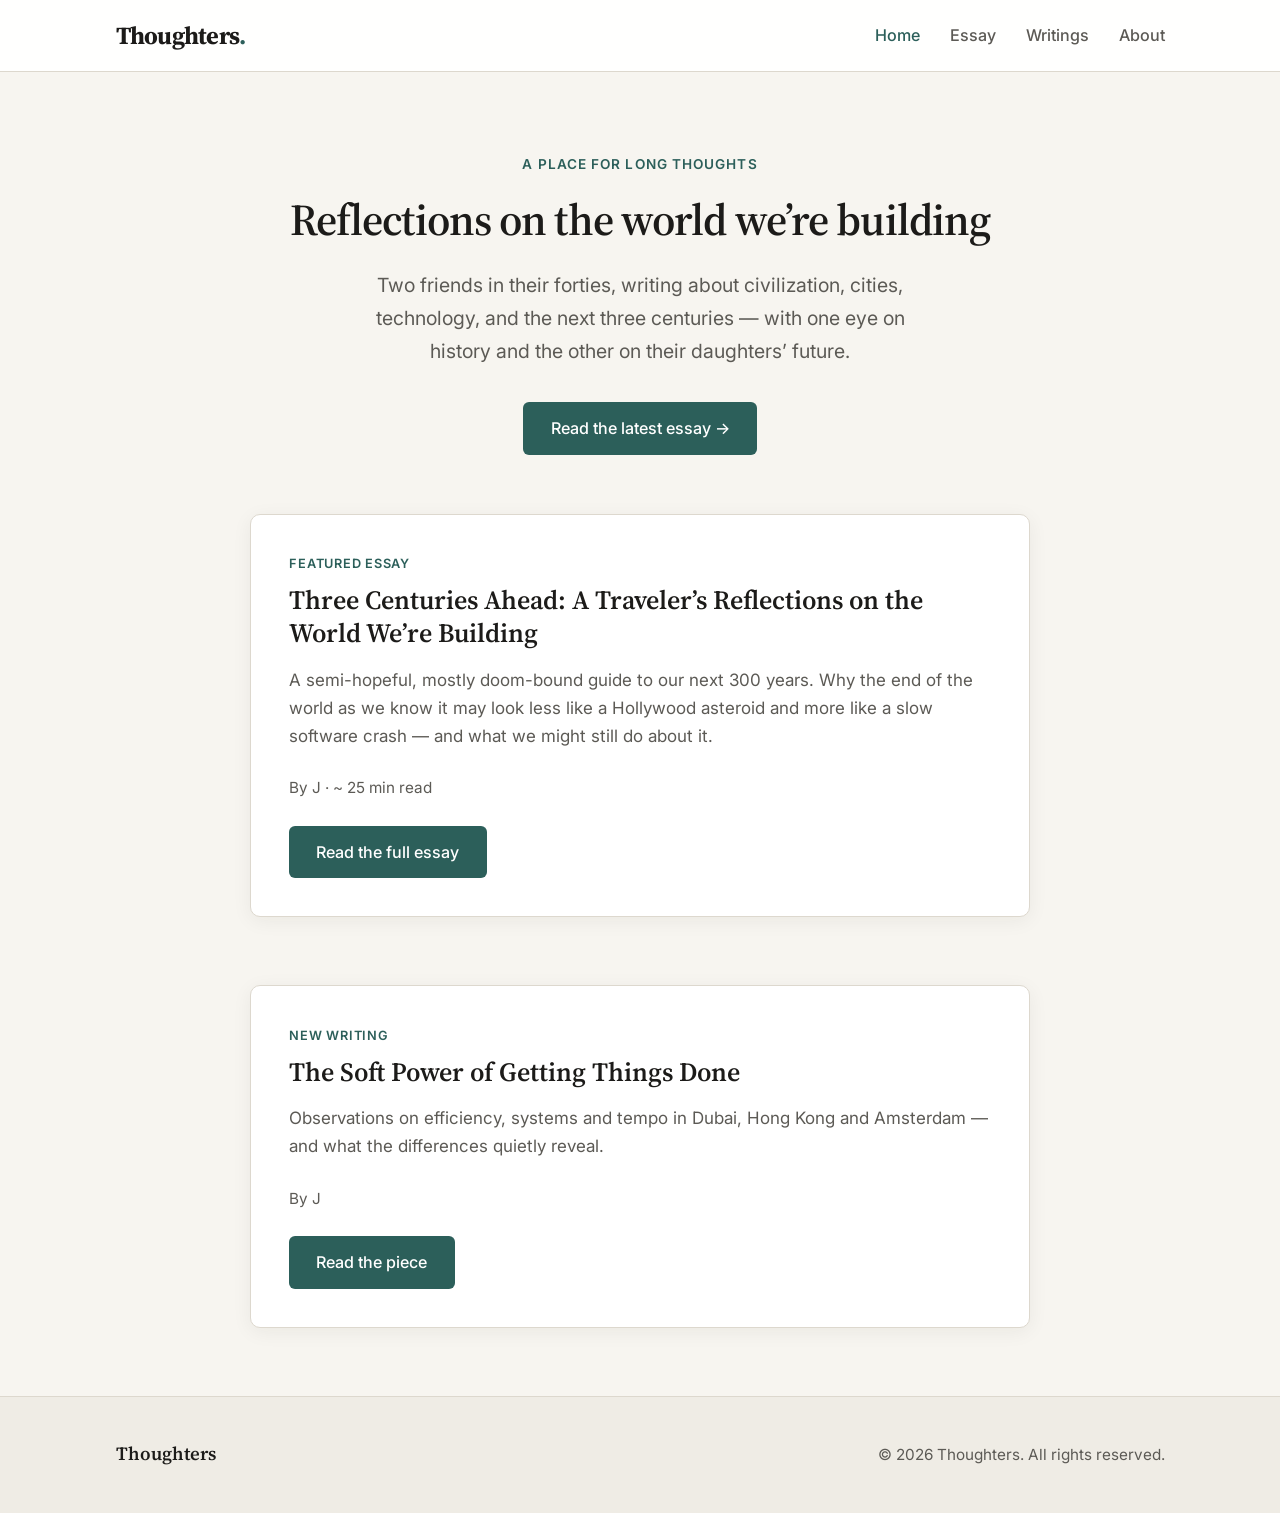
<file: index.html>
<!DOCTYPE html>
<html lang="en">
<head>
  <meta charset="UTF-8">
  <meta name="viewport" content="width=device-width, initial-scale=1.0">
  <title>Thoughters – Reflections on the world we’re building</title>
  <meta name="description" content="Thoughters is a home for long-form reflections on civilization, technology, cities, and the next few centuries.">
  <link rel="preconnect" href="https://fonts.googleapis.com">
  <link rel="preconnect" href="https://fonts.gstatic.com" crossorigin>
  <link href="https://fonts.googleapis.com/css2?family=Inter:wght@400;500;600&family=Source+Serif+4:ital,wght@0,400;0,600;0,700;1,400&display=swap" rel="stylesheet">
  <link rel="stylesheet" href="styles.css">
</head>
<body>
  <header class="site-header">
    <div class="header-inner">
      <a href="index.html" class="logo">Thoughters<span>.</span></a>
      <button class="menu-toggle" aria-label="Menu" id="menuToggle">
        <span></span><span></span><span></span>
      </button>
      <nav class="nav" id="mainNav">
        <a href="index.html" class="active">Home</a>
        <a href="essay.html">Essay</a>
        <a href="soft-power.html">Writings</a>
        <a href="about.html">About</a>
      </nav>
    </div>
  </header>

  <main>
    <section class="hero">
      <div class="container">
        <div class="hero-tag">A place for long thoughts</div>
        <h1>Reflections on the world we’re building</h1>
        <p class="hero-lead">
          Two friends in their forties, writing about civilization, cities, technology, and the next three centuries — with one eye on history and the other on their daughters’ future.
        </p>
        <a href="essay.html" class="btn">Read the latest essay →</a>
      </div>
    </section>

    <section class="container">
      <article class="featured">
        <div class="featured-label">Featured Essay</div>
        <h2>Three Centuries Ahead: A Traveler’s Reflections on the World We’re Building</h2>
        <p>
          A semi-hopeful, mostly doom-bound guide to our next 300 years. 
          Why the end of the world as we know it may look less like a Hollywood asteroid and more like a slow software crash — and what we might still do about it.
        </p>
        <div class="featured-meta">
          By J · ~ 25 min read
        </div>
        <p style="margin-top: 1.5rem; margin-bottom: 0;">
          <a href="essay.html" class="btn">Read the full essay</a>
        </p>
      </article>

      <article class="featured" style="margin-top: 2rem;">
        <div class="featured-label">New Writing</div>
        <h2>The Soft Power of Getting Things Done</h2>
        <p>
          Observations on efficiency, systems and tempo in Dubai, Hong Kong and Amsterdam — and what the differences quietly reveal.
        </p>
        <div class="featured-meta">
          By J
        </div>
        <p style="margin-top: 1.5rem; margin-bottom: 0;">
          <a href="soft-power.html" class="btn">Read the piece</a>
        </p>
      </article>
    </section>
  </main>

  <footer class="site-footer">
    <div class="footer-inner">
      <div class="footer-brand">Thoughters</div>
      <div class="footer-copy">© 2026 Thoughters. All rights reserved.</div>
    </div>
  </footer>

  <script src="script.js"></script>
</body>
</html>
</file>
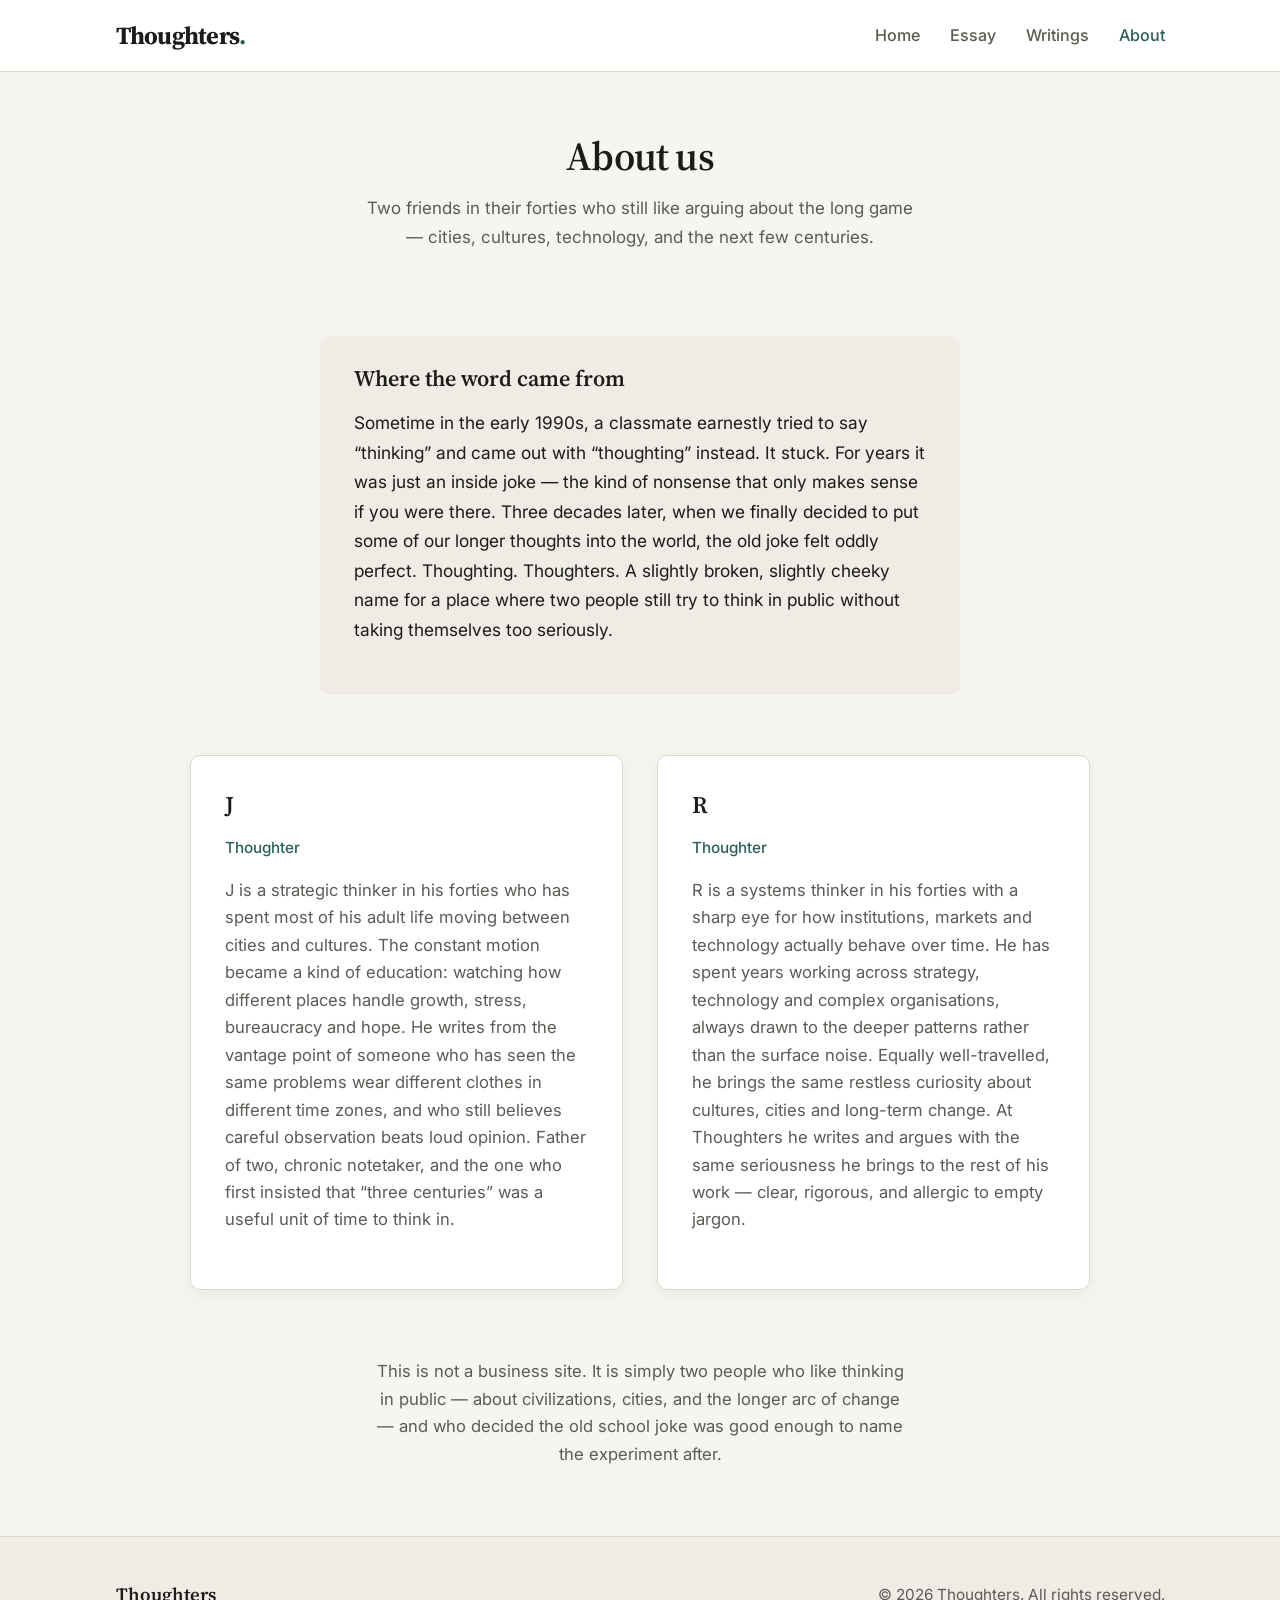
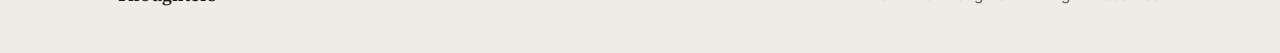
<file: about.html>
<!DOCTYPE html>
<html lang="en">
<head>
  <meta charset="UTF-8">
  <meta name="viewport" content="width=device-width, initial-scale=1.0">
  <title>About – Thoughters</title>
  <meta name="description" content="About the two people behind Thoughters.">
  <link rel="preconnect" href="https://fonts.googleapis.com">
  <link rel="preconnect" href="https://fonts.gstatic.com" crossorigin>
  <link href="https://fonts.googleapis.com/css2?family=Inter:wght@400;500;600&family=Source+Serif+4:ital,wght@0,400;0,600;0,700;1,400&display=swap" rel="stylesheet">
  <link rel="stylesheet" href="styles.css">
  <style>
    .about-photo {
      max-width: 420px;
      width: 100%;
      border-radius: 12px;
      margin: 0 auto 2.5rem;
      display: block;
      box-shadow: var(--shadow);
    }
    .origin-story {
      max-width: 640px;
      margin: 0 auto 3.5rem;
      background: var(--bg-alt);
      padding: 1.75rem 2rem;
      border-radius: var(--radius);
      font-size: 1.02rem;
      line-height: 1.7;
    }
    .origin-story h2 {
      margin-top: 0;
      font-size: 1.3rem;
    }
  </style>
</head>
<body>
  <header class="site-header">
    <div class="header-inner">
      <a href="index.html" class="logo">Thoughters<span>.</span></a>
      <button class="menu-toggle" aria-label="Menu" id="menuToggle">
        <span></span><span></span><span></span>
      </button>
      <nav class="nav" id="mainNav">
        <a href="index.html">Home</a>
        <a href="essay.html">Essay</a>
        <a href="soft-power.html">Writings</a>
        <a href="about.html" class="active">About</a>
      </nav>
    </div>
  </header>

  <main>
    <section class="about-hero">
      <div class="container">
        <h1>About us</h1>
        <p class="about-intro">
          Two friends in their forties who still like arguing about the long game — cities, cultures, technology, and the next few centuries.
        </p>
      </div>
    </section>

    <section class="container">

      <div class="origin-story">
        <h2>Where the word came from</h2>
        <p>
          Sometime in the early 1990s, a classmate earnestly tried to say “thinking” and came out with “thoughting” instead. It stuck. For years it was just an inside joke — the kind of nonsense that only makes sense if you were there. Three decades later, when we finally decided to put some of our longer thoughts into the world, the old joke felt oddly perfect. Thoughting. Thoughters. A slightly broken, slightly cheeky name for a place where two people still try to think in public without taking themselves too seriously.
        </p>
      </div>

      <div class="people">
        <div class="person-card">
          <h2>J</h2>
          <div class="person-role">Thoughter</div>
          <p>
            J is a strategic thinker in his forties who has spent most of his adult life moving between cities and cultures. The constant motion became a kind of education: watching how different places handle growth, stress, bureaucracy and hope. He writes from the vantage point of someone who has seen the same problems wear different clothes in different time zones, and who still believes careful observation beats loud opinion. Father of two, chronic notetaker, and the one who first insisted that “three centuries” was a useful unit of time to think in.
          </p>
        </div>

        <div class="person-card">
          <h2>R</h2>
          <div class="person-role">Thoughter</div>
          <p>
            R is a systems thinker in his forties with a sharp eye for how institutions, markets and technology actually behave over time. He has spent years working across strategy, technology and complex organisations, always drawn to the deeper patterns rather than the surface noise. Equally well-travelled, he brings the same restless curiosity about cultures, cities and long-term change. At Thoughters he writes and argues with the same seriousness he brings to the rest of his work — clear, rigorous, and allergic to empty jargon.
          </p>
        </div>
      </div>

      <p style="text-align: center; max-width: 540px; margin: 0 auto 4rem; color: var(--text-muted); font-size: 0.98rem;">
        This is not a business site. It is simply two people who like thinking in public — about civilizations, cities, and the longer arc of change — and who decided the old school joke was good enough to name the experiment after.
      </p>
    </section>
  </main>

  <footer class="site-footer">
    <div class="footer-inner">
      <div class="footer-brand">Thoughters</div>
      <div class="footer-copy">© 2026 Thoughters. All rights reserved.</div>
    </div>
  </footer>

  <script src="script.js"></script>
</body>
</html>
</file>
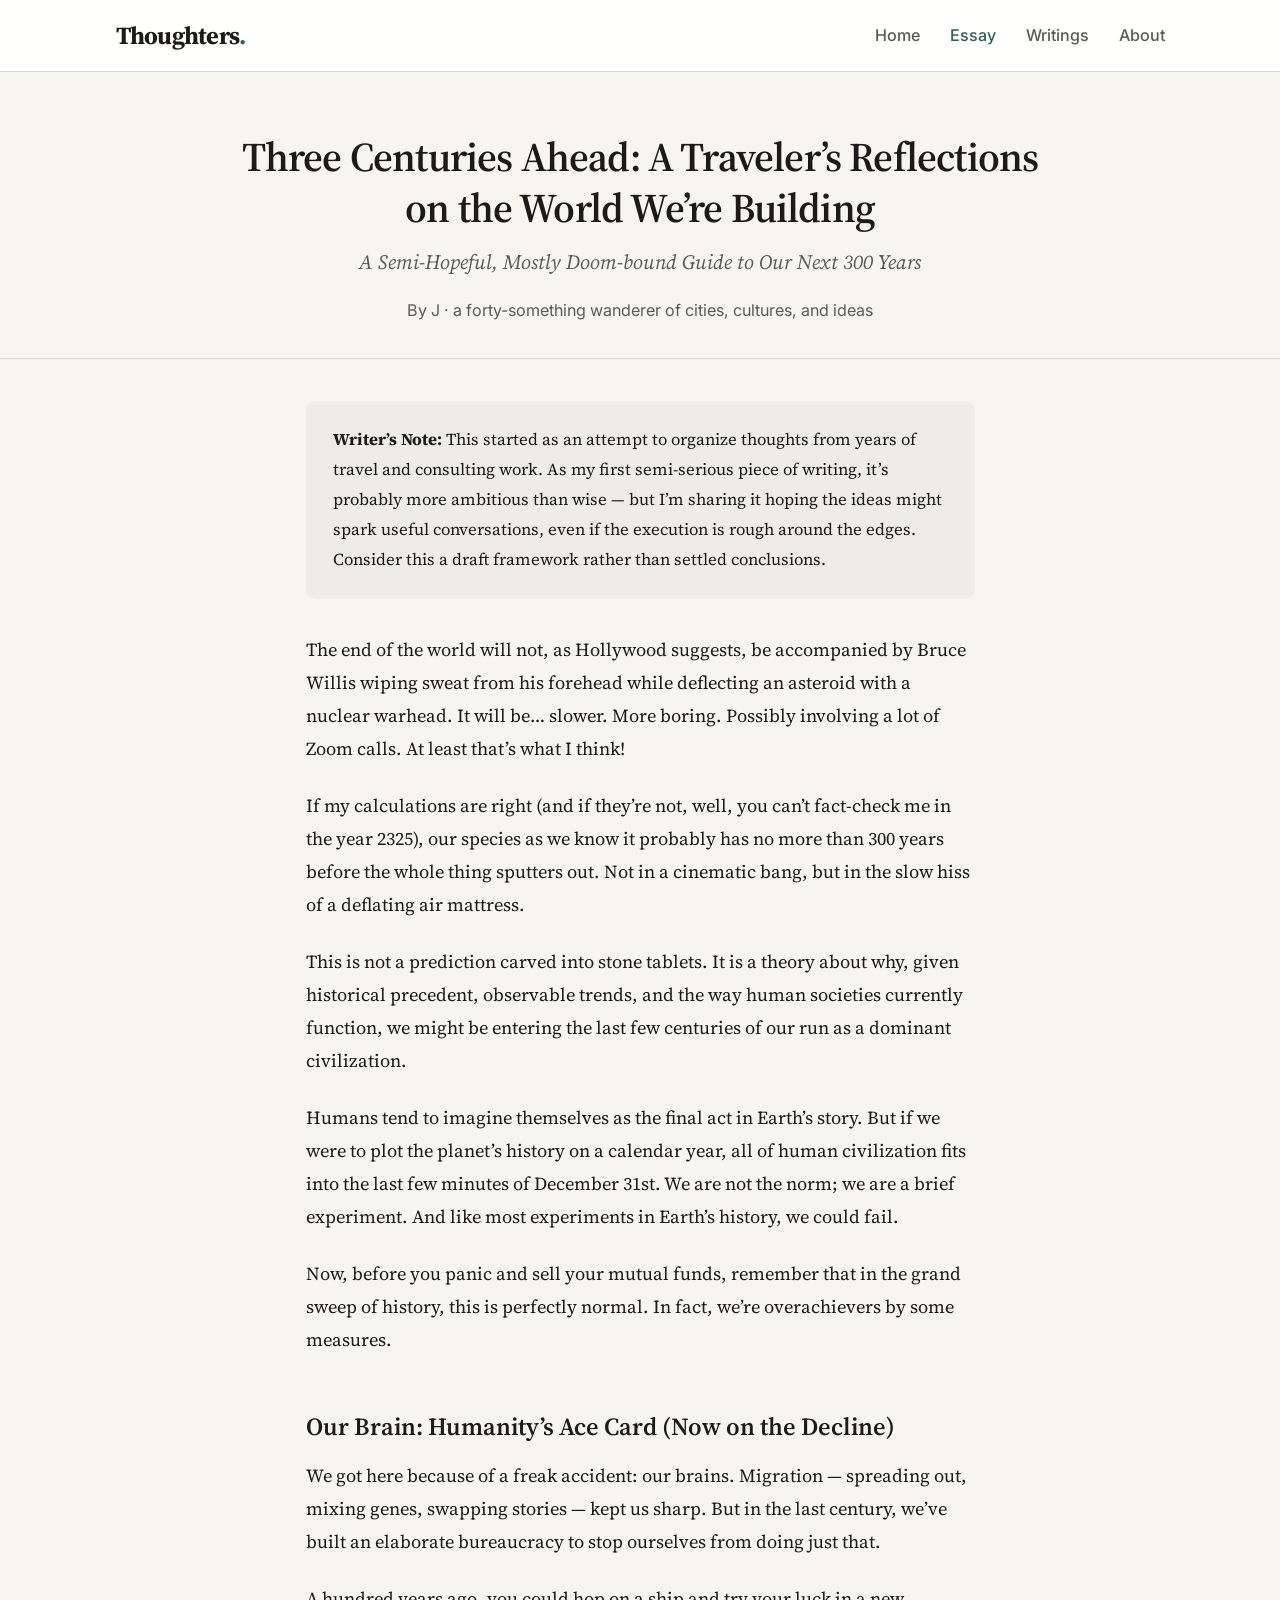
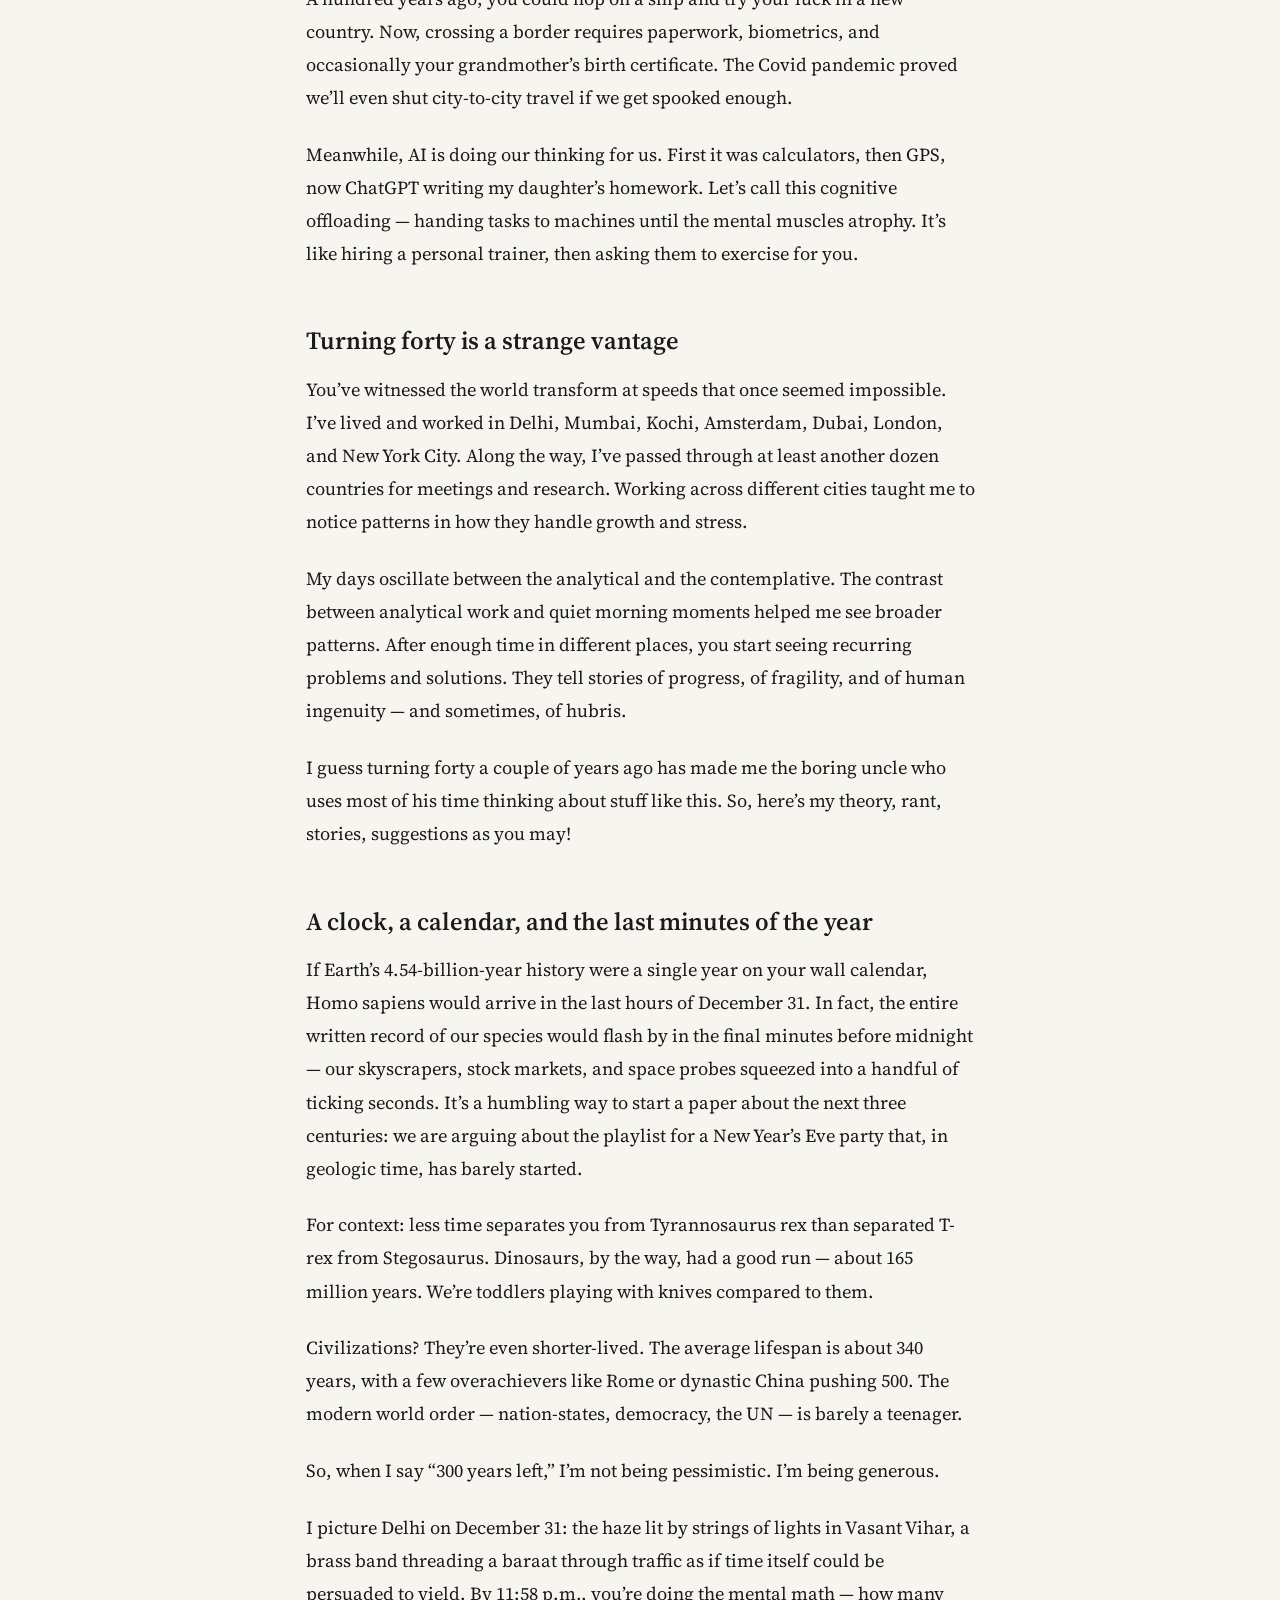
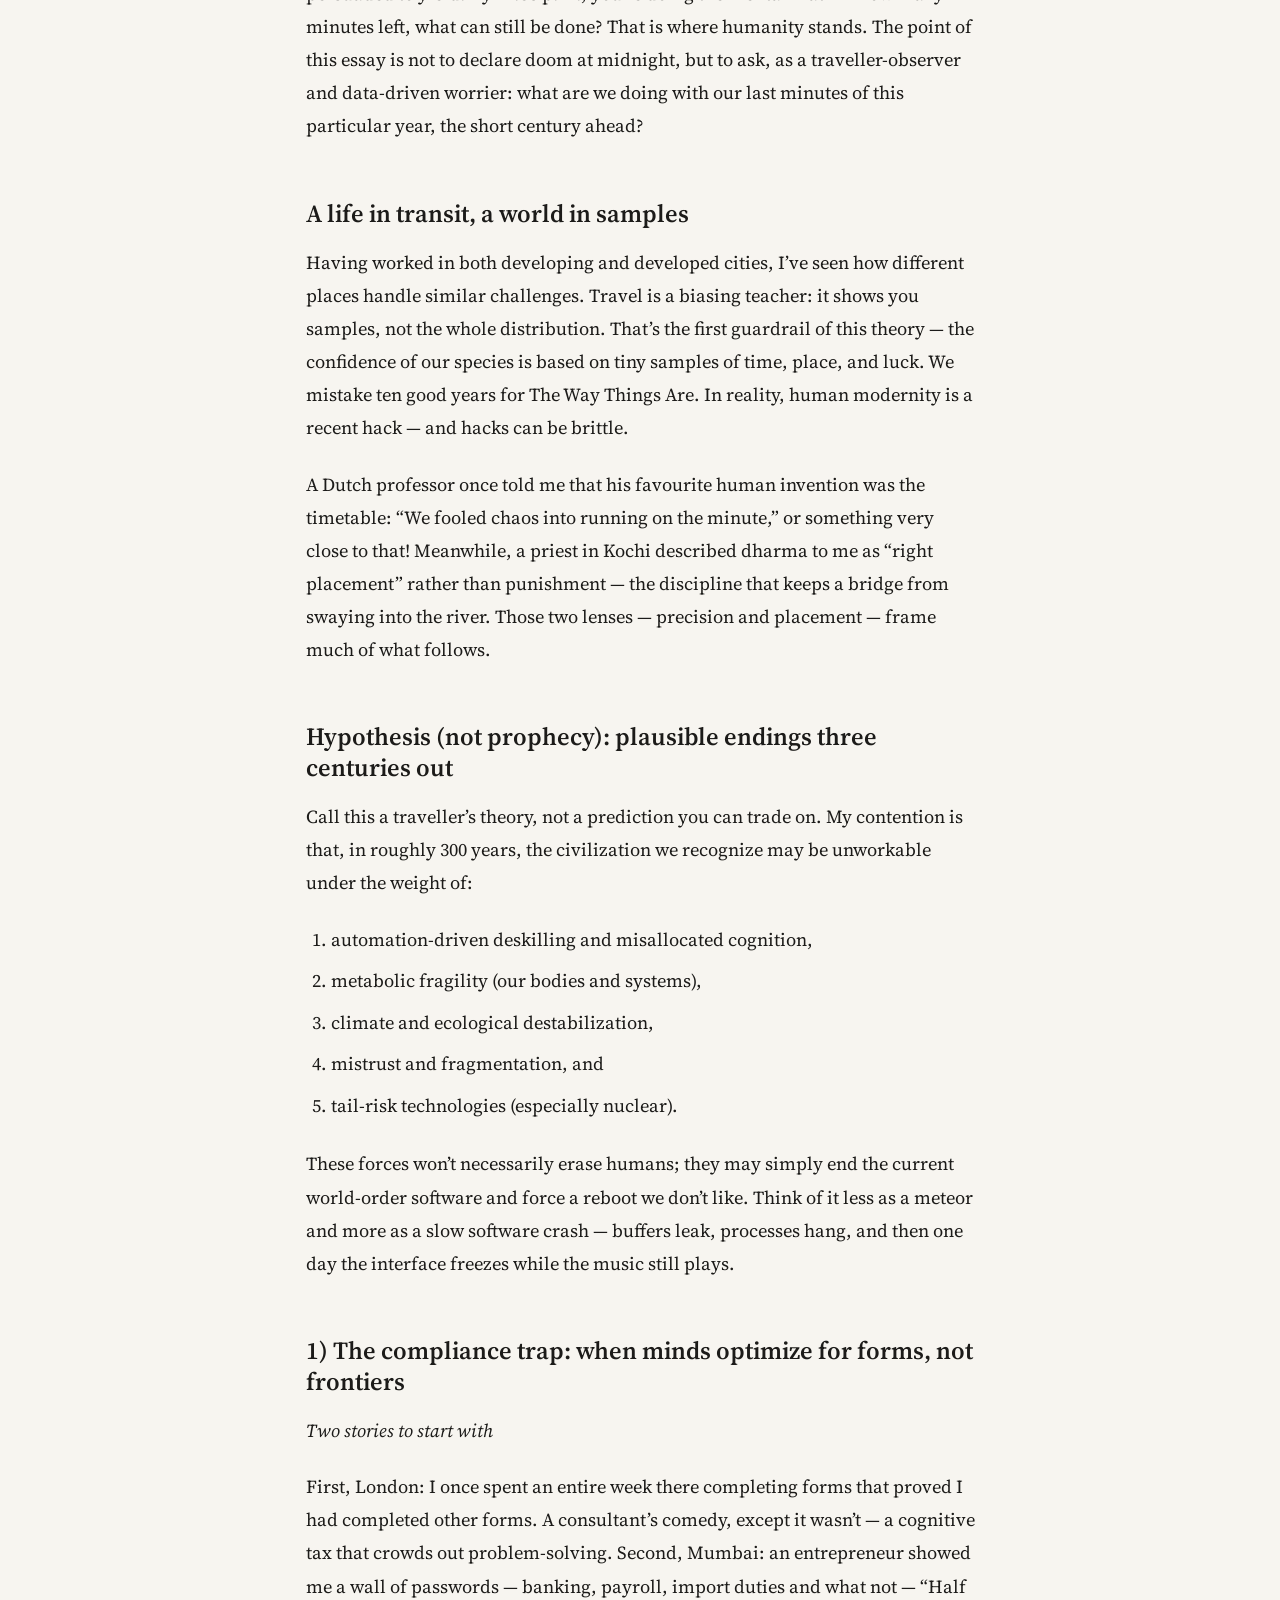
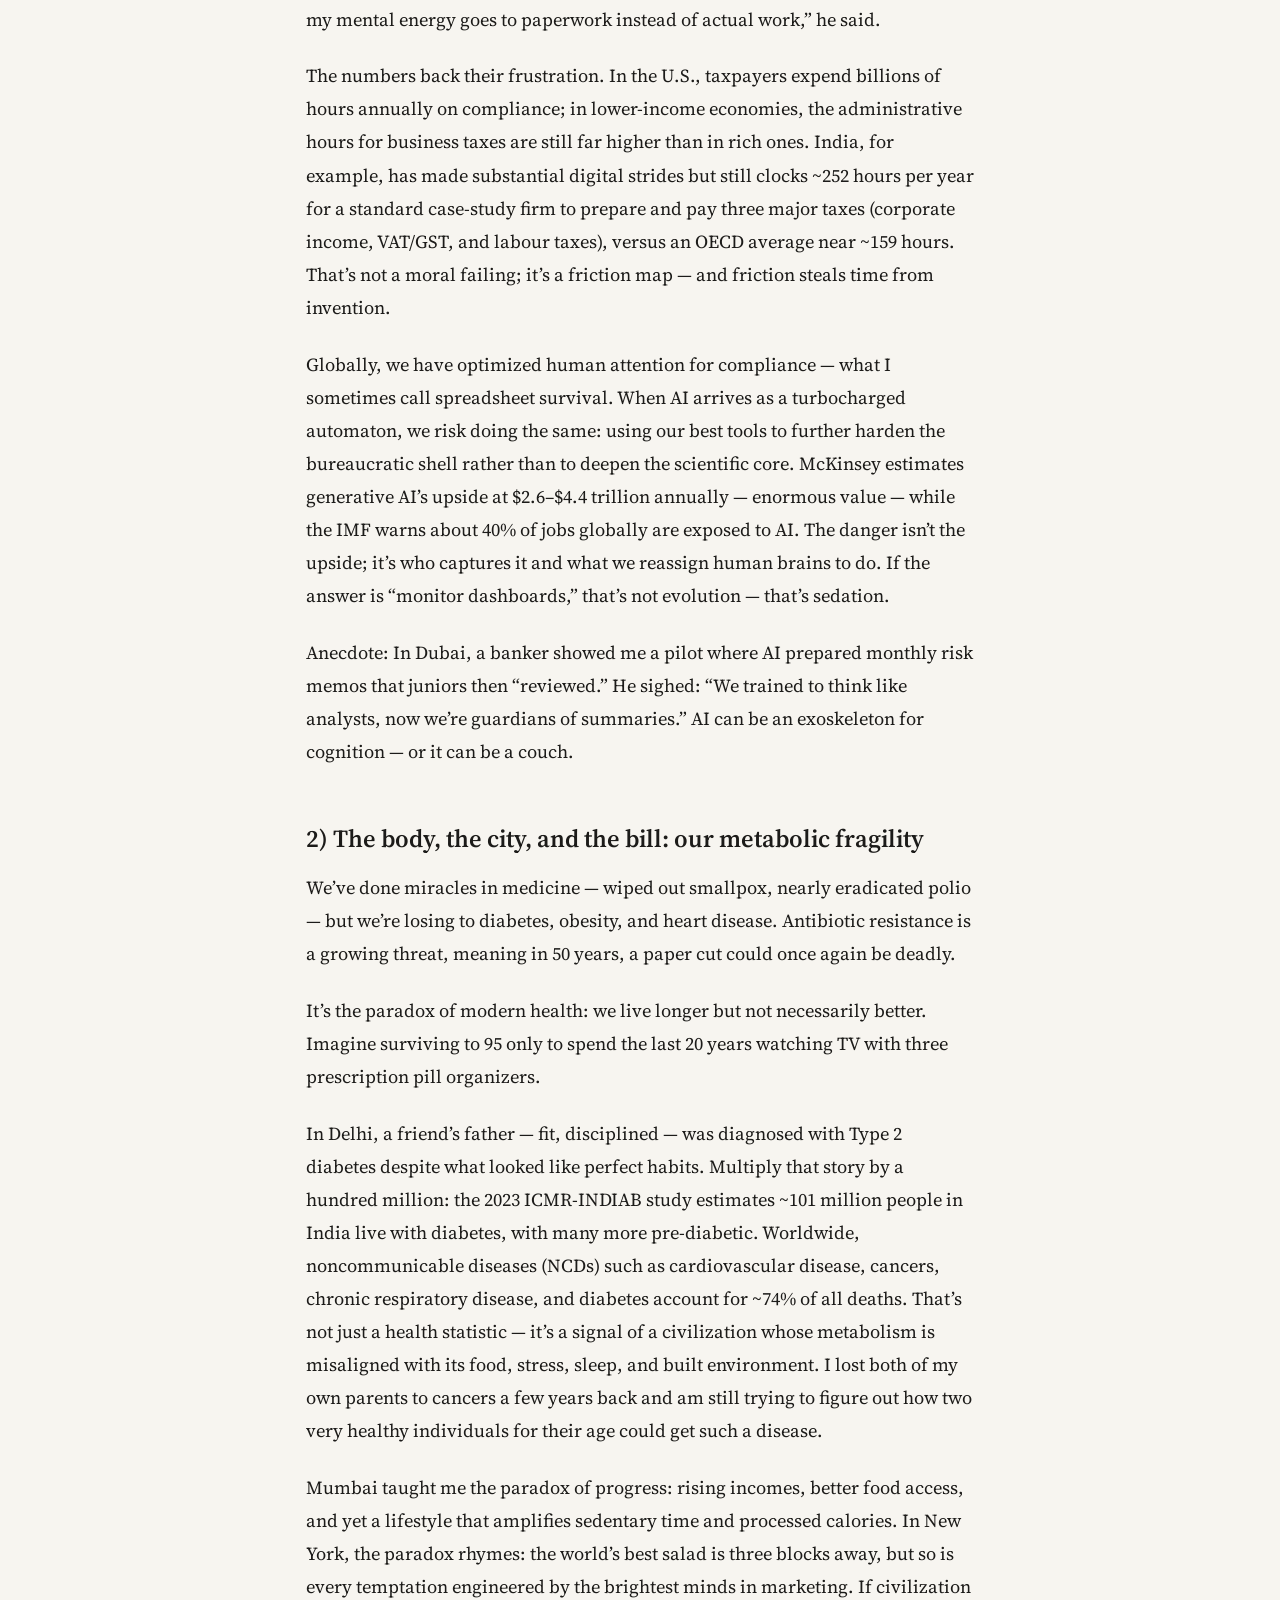
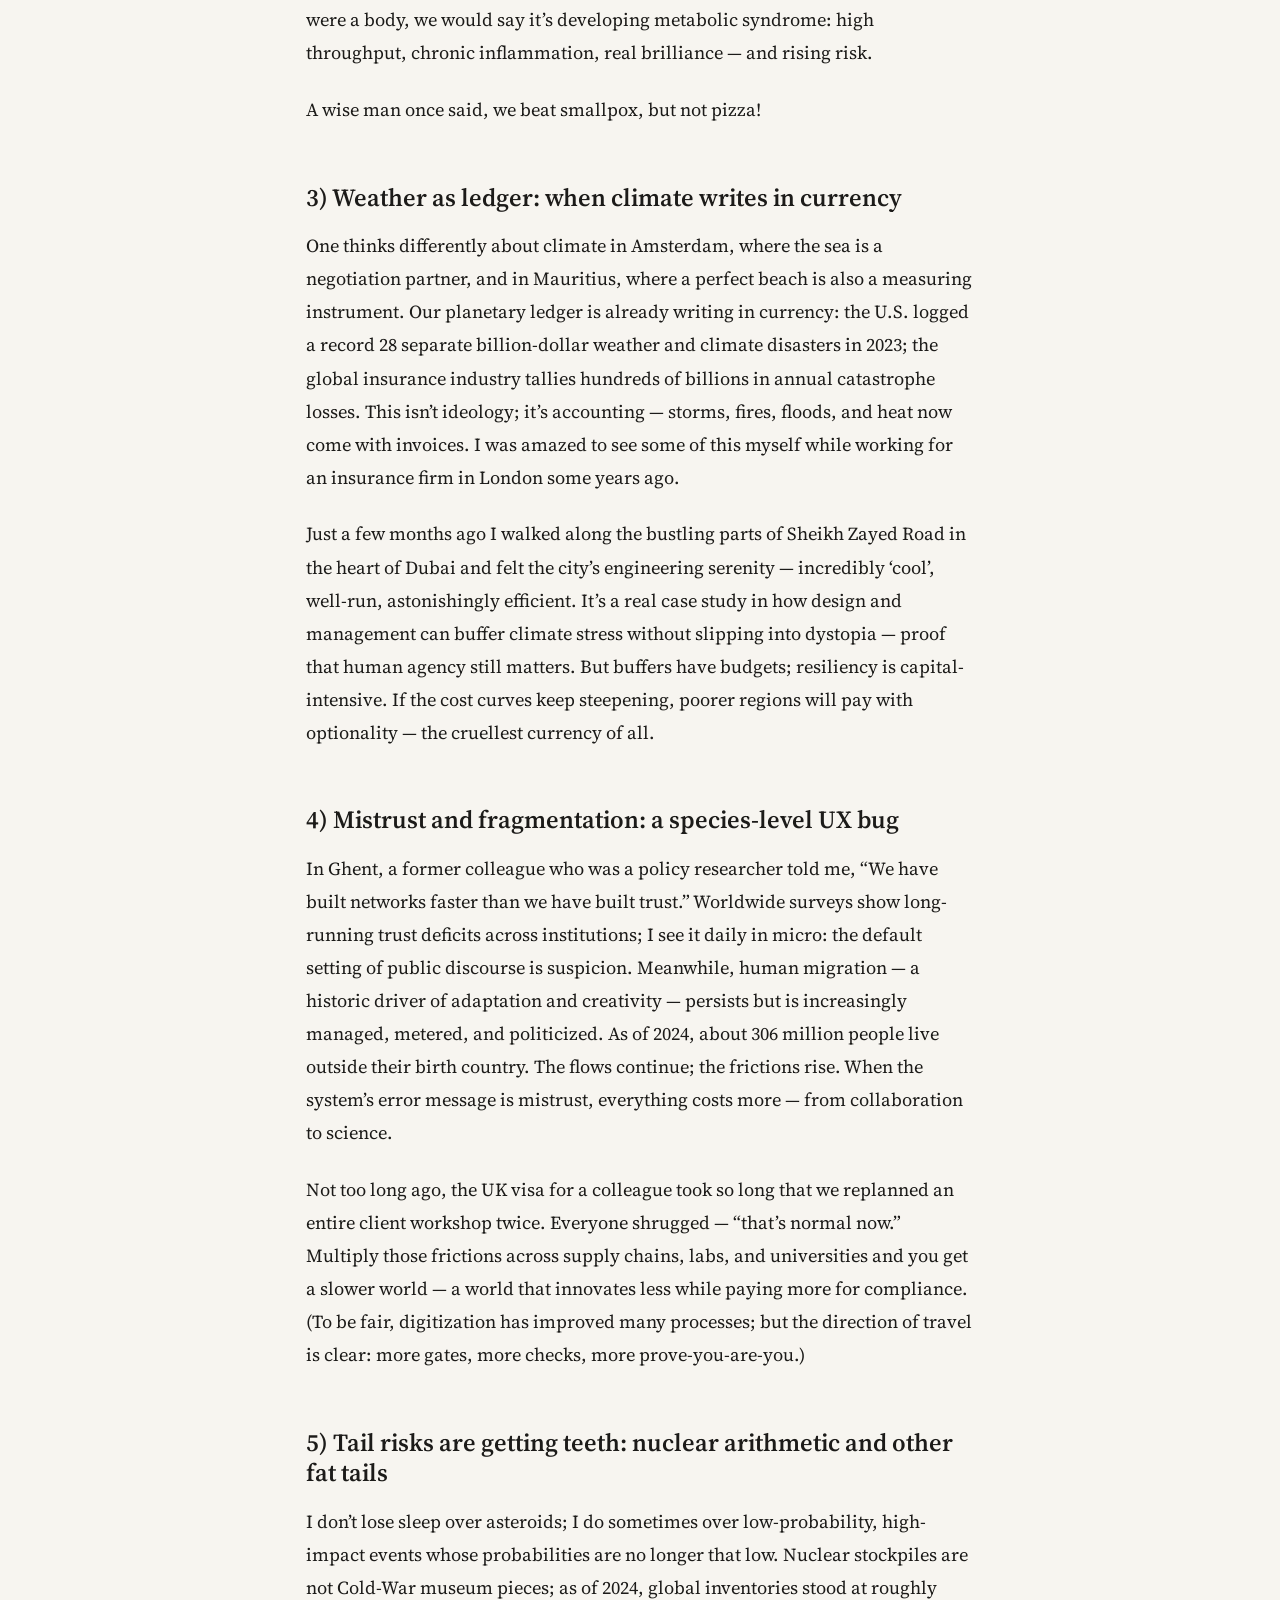
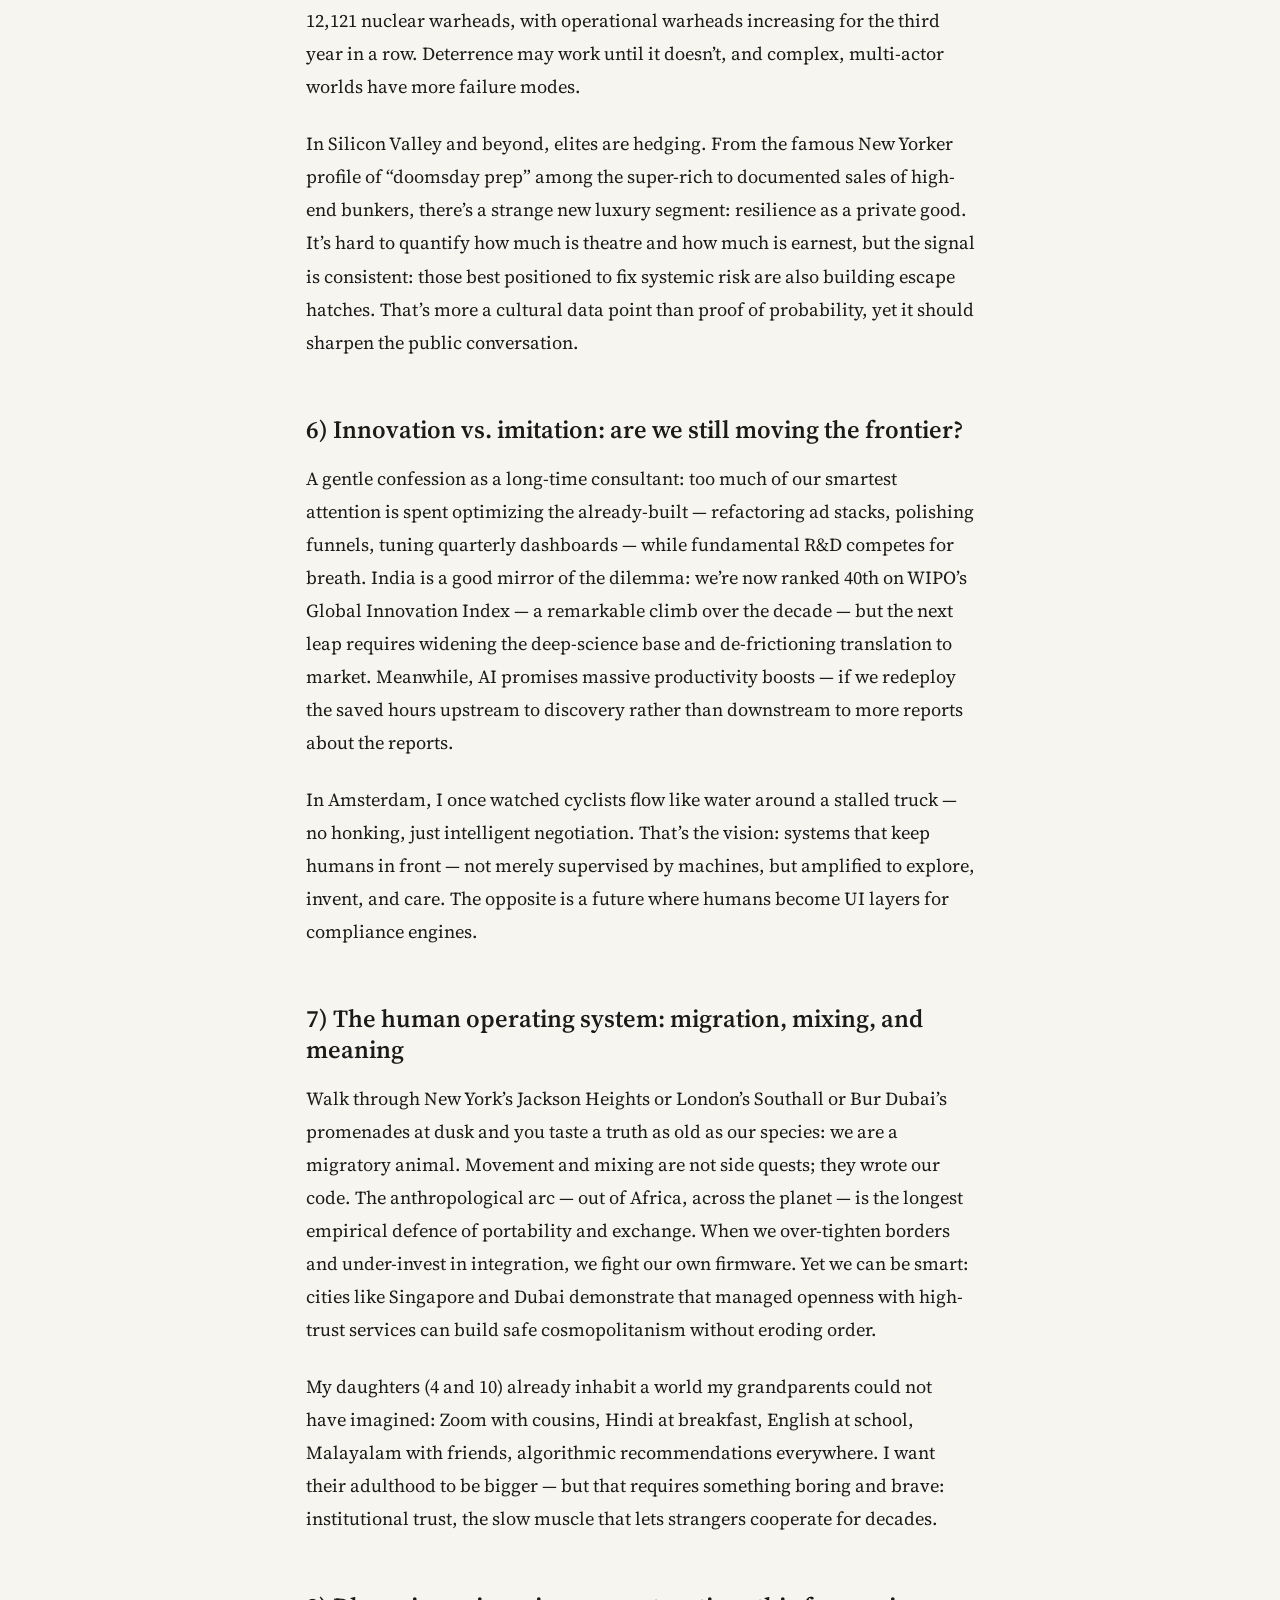
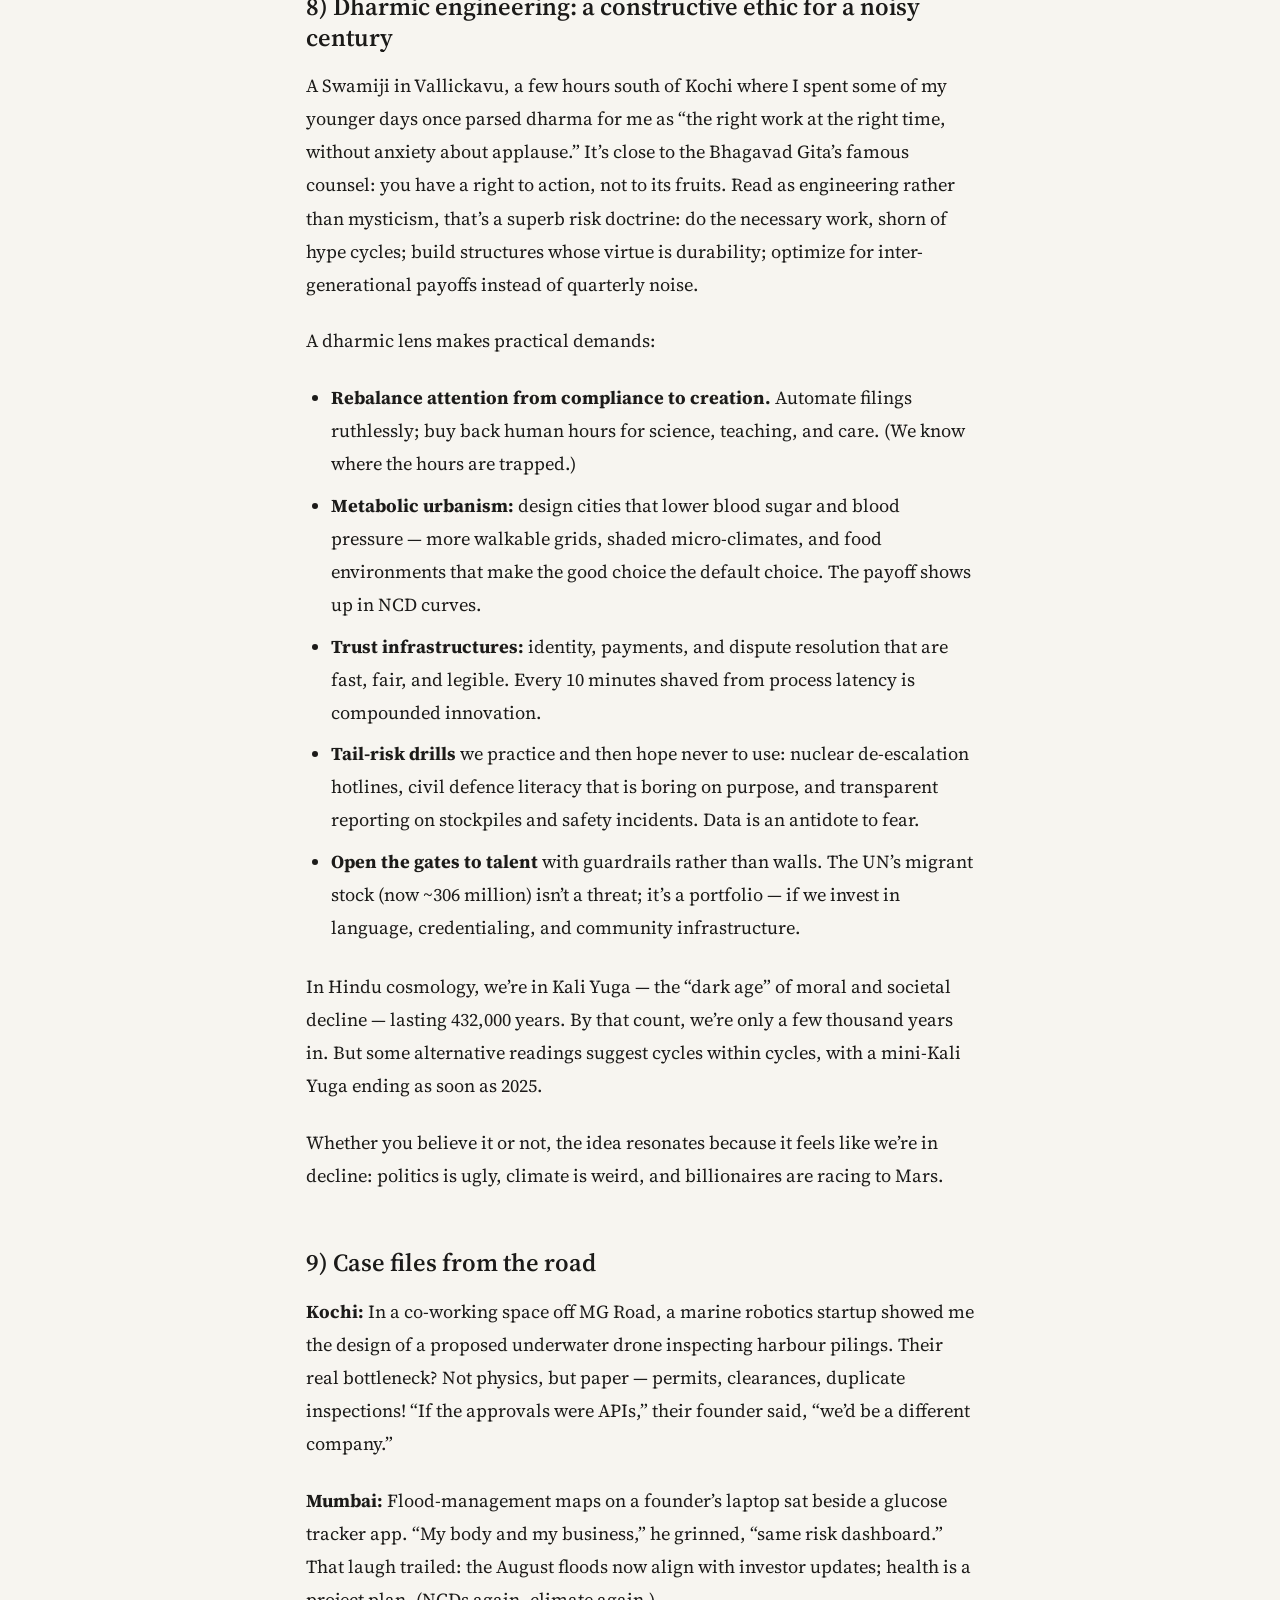
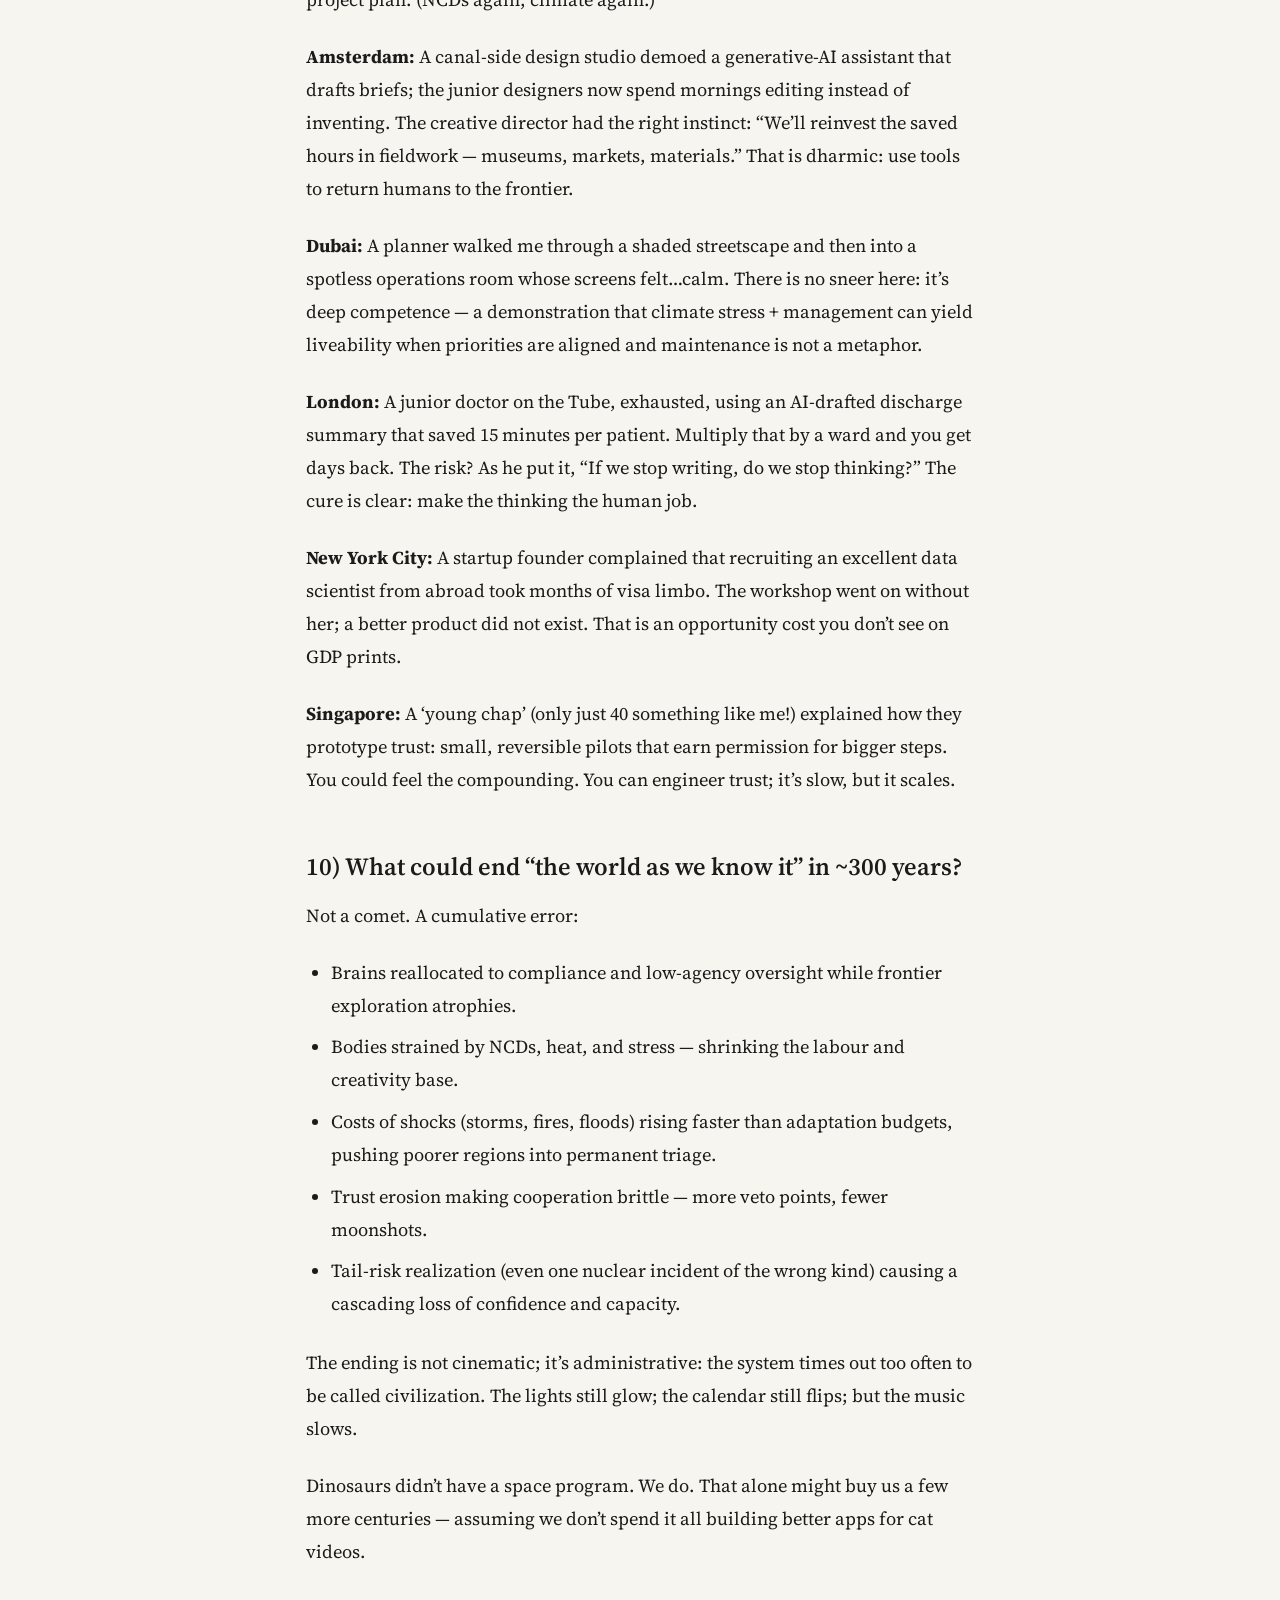
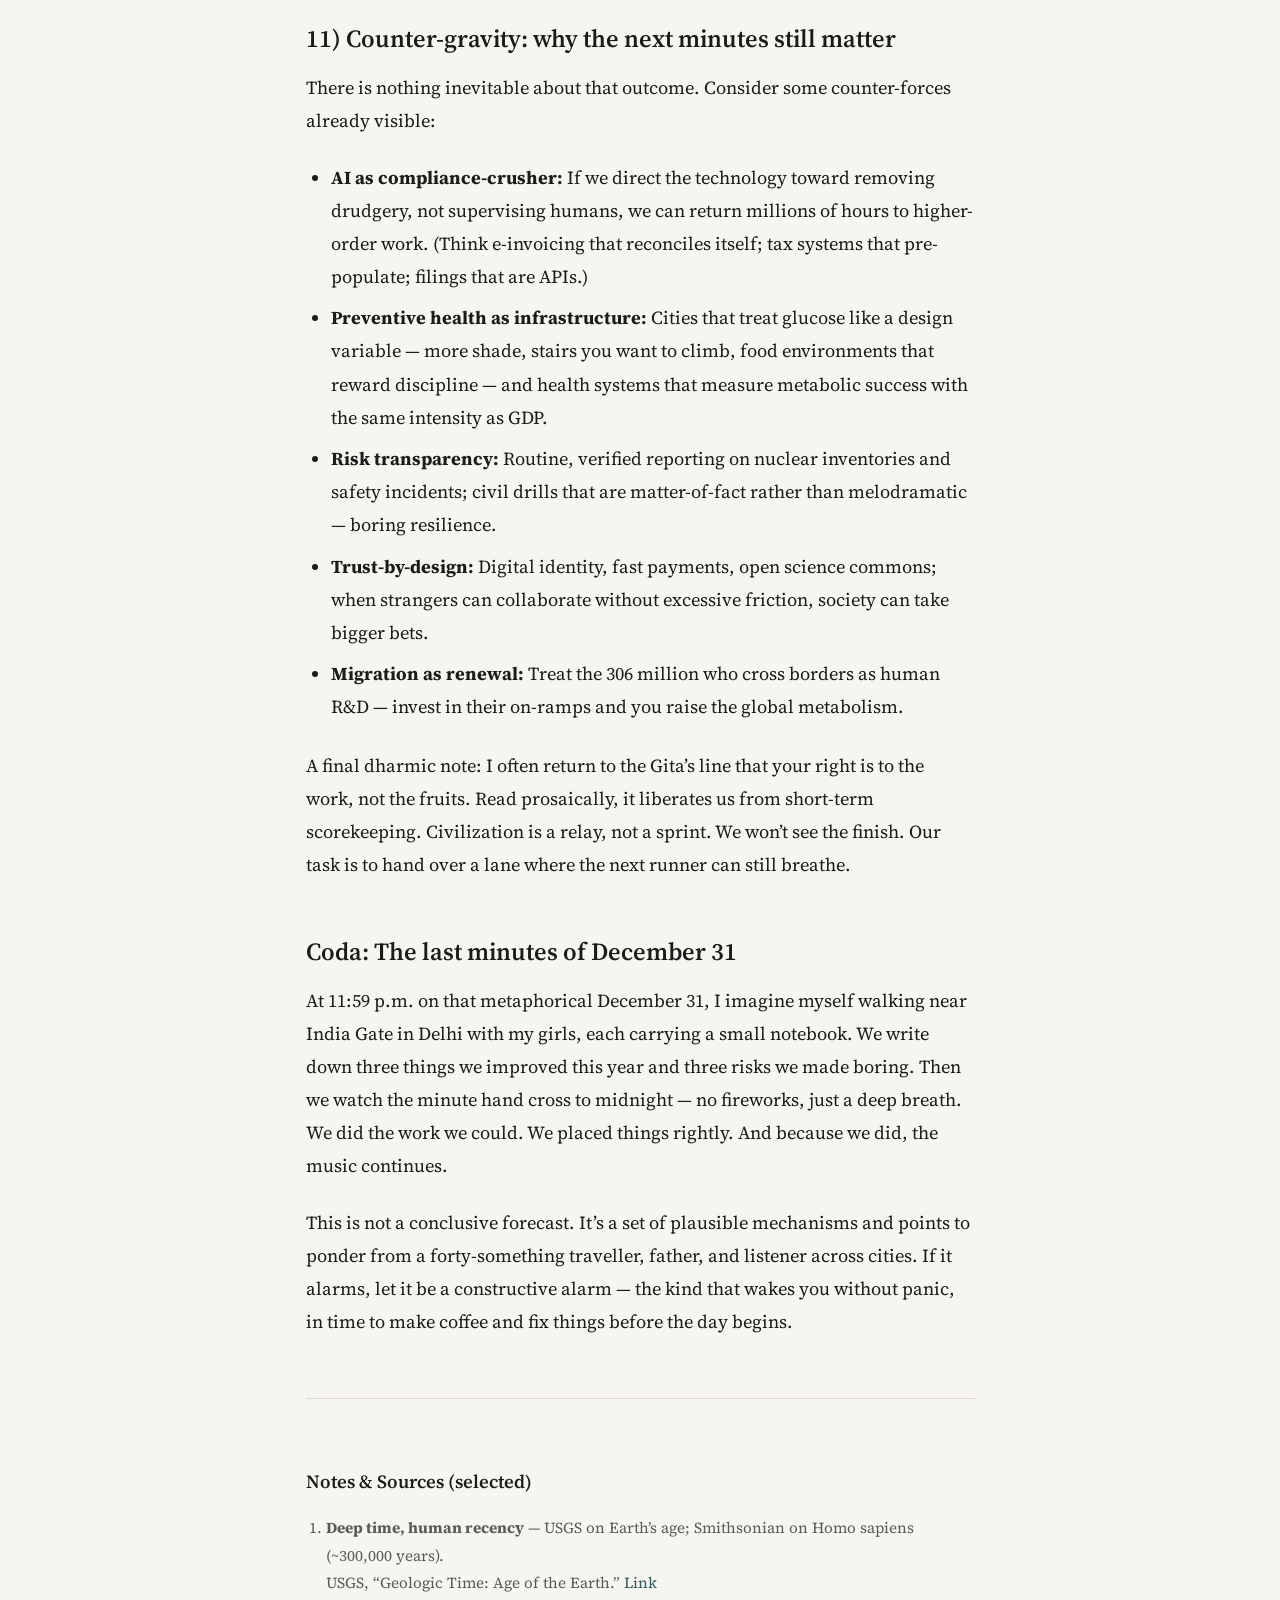
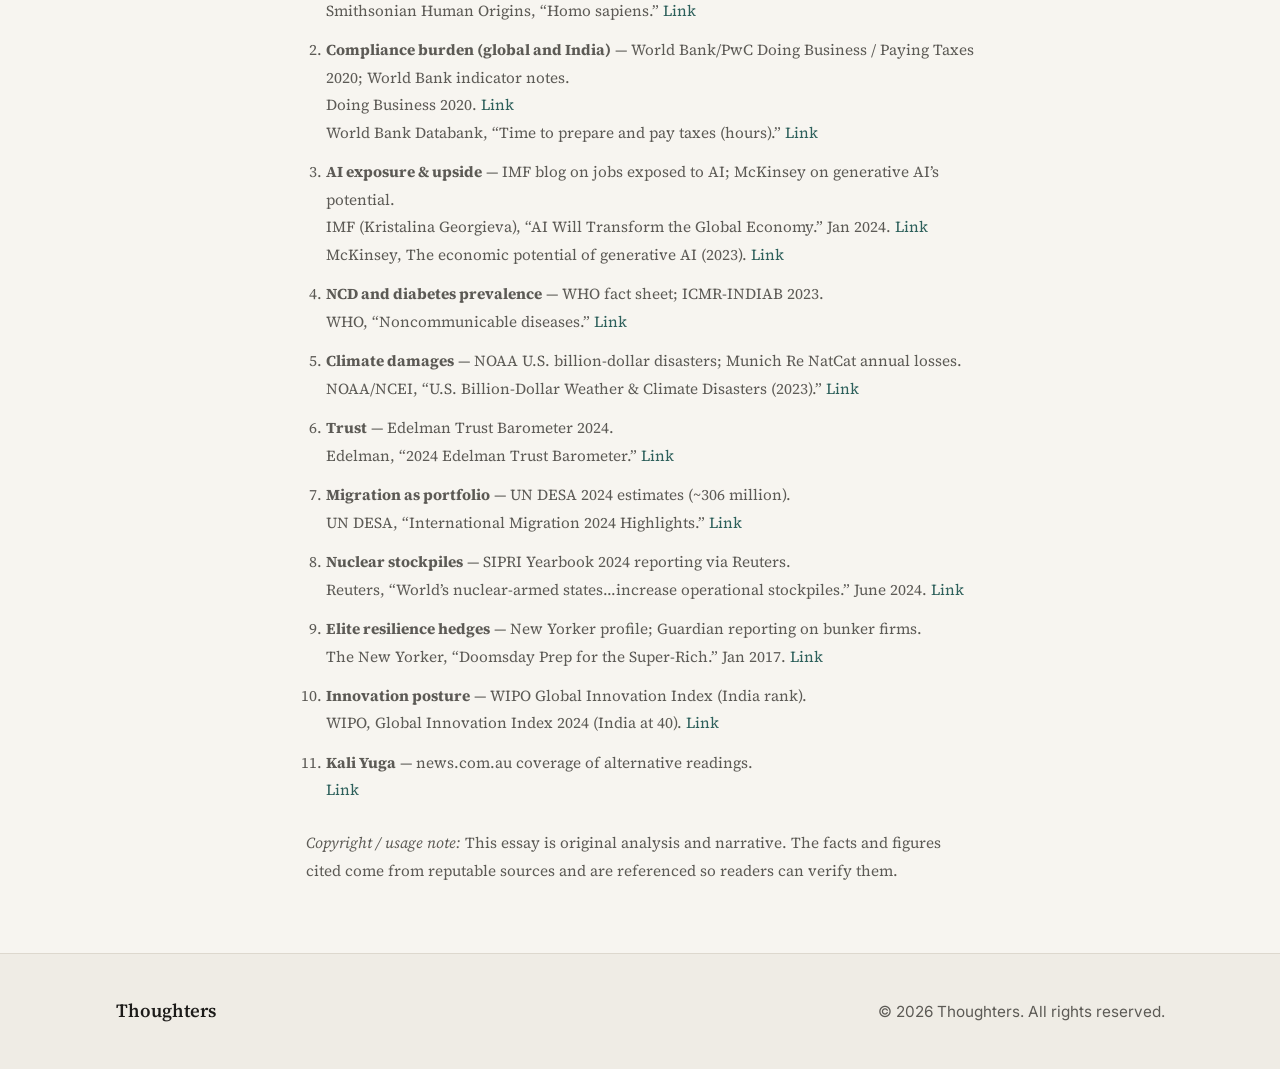
<file: essay.html>
<!DOCTYPE html>
<html lang="en">
<head>
  <meta charset="UTF-8">
  <meta name="viewport" content="width=device-width, initial-scale=1.0">
  <title>Three Centuries Ahead – Thoughters</title>
  <meta name="description" content="A semi-hopeful, mostly doom-bound guide to our next 300 years by J.">
  <link rel="preconnect" href="https://fonts.googleapis.com">
  <link rel="preconnect" href="https://fonts.gstatic.com" crossorigin>
  <link href="https://fonts.googleapis.com/css2?family=Inter:wght@400;500;600&family=Source+Serif+4:ital,wght@0,400;0,600;0,700;1,400&display=swap" rel="stylesheet">
  <link rel="stylesheet" href="styles.css">
</head>
<body>
  <header class="site-header">
    <div class="header-inner">
      <a href="index.html" class="logo">Thoughters<span>.</span></a>
      <button class="menu-toggle" aria-label="Menu" id="menuToggle">
        <span></span><span></span><span></span>
      </button>
      <nav class="nav" id="mainNav">
        <a href="index.html">Home</a>
        <a href="essay.html" class="active">Essay</a>
        <a href="soft-power.html">Writings</a>
        <a href="about.html">About</a>
      </nav>
    </div>
  </header>

  <main>
    <header class="article-header">
      <div class="container">
        <h1>Three Centuries Ahead: A Traveler’s Reflections on the World We’re Building</h1>
        <p class="article-subtitle">A Semi-Hopeful, Mostly Doom-bound Guide to Our Next 300 Years</p>
        <div class="meta">By J · a forty-something wanderer of cities, cultures, and ideas</div>
      </div>
    </header>

    <article class="article-body container">
      <div class="writer-note">
        <strong>Writer’s Note:</strong> This started as an attempt to organize thoughts from years of travel and consulting work. As my first semi-serious piece of writing, it’s probably more ambitious than wise — but I’m sharing it hoping the ideas might spark useful conversations, even if the execution is rough around the edges. Consider this a draft framework rather than settled conclusions.
      </div>

      <p>The end of the world will not, as Hollywood suggests, be accompanied by Bruce Willis wiping sweat from his forehead while deflecting an asteroid with a nuclear warhead. It will be… slower. More boring. Possibly involving a lot of Zoom calls. At least that’s what I think!</p>

      <p>If my calculations are right (and if they’re not, well, you can’t fact-check me in the year 2325), our species as we know it probably has no more than 300 years before the whole thing sputters out. Not in a cinematic bang, but in the slow hiss of a deflating air mattress.</p>

      <p>This is not a prediction carved into stone tablets. It is a theory about why, given historical precedent, observable trends, and the way human societies currently function, we might be entering the last few centuries of our run as a dominant civilization.</p>

      <p>Humans tend to imagine themselves as the final act in Earth’s story. But if we were to plot the planet’s history on a calendar year, all of human civilization fits into the last few minutes of December 31st. We are not the norm; we are a brief experiment. And like most experiments in Earth’s history, we could fail.</p>

      <p>Now, before you panic and sell your mutual funds, remember that in the grand sweep of history, this is perfectly normal. In fact, we’re overachievers by some measures.</p>

      <h2>Our Brain: Humanity’s Ace Card (Now on the Decline)</h2>

      <p>We got here because of a freak accident: our brains. Migration — spreading out, mixing genes, swapping stories — kept us sharp. But in the last century, we’ve built an elaborate bureaucracy to stop ourselves from doing just that.</p>

      <p>A hundred years ago, you could hop on a ship and try your luck in a new country. Now, crossing a border requires paperwork, biometrics, and occasionally your grandmother’s birth certificate. The Covid pandemic proved we’ll even shut city-to-city travel if we get spooked enough.</p>

      <p>Meanwhile, AI is doing our thinking for us. First it was calculators, then GPS, now ChatGPT writing my daughter’s homework. Let’s call this cognitive offloading — handing tasks to machines until the mental muscles atrophy. It’s like hiring a personal trainer, then asking them to exercise for you.</p>

      <h2>Turning forty is a strange vantage</h2>

      <p>You’ve witnessed the world transform at speeds that once seemed impossible. I’ve lived and worked in Delhi, Mumbai, Kochi, Amsterdam, Dubai, London, and New York City. Along the way, I’ve passed through at least another dozen countries for meetings and research. Working across different cities taught me to notice patterns in how they handle growth and stress.</p>

      <p>My days oscillate between the analytical and the contemplative. The contrast between analytical work and quiet morning moments helped me see broader patterns. After enough time in different places, you start seeing recurring problems and solutions. They tell stories of progress, of fragility, and of human ingenuity — and sometimes, of hubris.</p>

      <p>I guess turning forty a couple of years ago has made me the boring uncle who uses most of his time thinking about stuff like this. So, here’s my theory, rant, stories, suggestions as you may!</p>

      <h2>A clock, a calendar, and the last minutes of the year</h2>

      <p>If Earth’s 4.54-billion-year history were a single year on your wall calendar, Homo sapiens would arrive in the last hours of December 31. In fact, the entire written record of our species would flash by in the final minutes before midnight — our skyscrapers, stock markets, and space probes squeezed into a handful of ticking seconds. It’s a humbling way to start a paper about the next three centuries: we are arguing about the playlist for a New Year’s Eve party that, in geologic time, has barely started.</p>

      <p>For context: less time separates you from Tyrannosaurus rex than separated T-rex from Stegosaurus. Dinosaurs, by the way, had a good run — about 165 million years. We’re toddlers playing with knives compared to them.</p>

      <p>Civilizations? They’re even shorter-lived. The average lifespan is about 340 years, with a few overachievers like Rome or dynastic China pushing 500. The modern world order — nation-states, democracy, the UN — is barely a teenager.</p>

      <p>So, when I say “300 years left,” I’m not being pessimistic. I’m being generous.</p>

      <p>I picture Delhi on December 31: the haze lit by strings of lights in Vasant Vihar, a brass band threading a baraat through traffic as if time itself could be persuaded to yield. By 11:58 p.m., you’re doing the mental math — how many minutes left, what can still be done? That is where humanity stands. The point of this essay is not to declare doom at midnight, but to ask, as a traveller-observer and data-driven worrier: what are we doing with our last minutes of this particular year, the short century ahead?</p>

      <h2>A life in transit, a world in samples</h2>

      <p>Having worked in both developing and developed cities, I’ve seen how different places handle similar challenges. Travel is a biasing teacher: it shows you samples, not the whole distribution. That’s the first guardrail of this theory — the confidence of our species is based on tiny samples of time, place, and luck. We mistake ten good years for The Way Things Are. In reality, human modernity is a recent hack — and hacks can be brittle.</p>

      <p>A Dutch professor once told me that his favourite human invention was the timetable: “We fooled chaos into running on the minute,” or something very close to that! Meanwhile, a priest in Kochi described dharma to me as “right placement” rather than punishment — the discipline that keeps a bridge from swaying into the river. Those two lenses — precision and placement — frame much of what follows.</p>

      <h2>Hypothesis (not prophecy): plausible endings three centuries out</h2>

      <p>Call this a traveller’s theory, not a prediction you can trade on. My contention is that, in roughly 300 years, the civilization we recognize may be unworkable under the weight of:</p>

      <ol>
        <li>automation-driven deskilling and misallocated cognition,</li>
        <li>metabolic fragility (our bodies and systems),</li>
        <li>climate and ecological destabilization,</li>
        <li>mistrust and fragmentation, and</li>
        <li>tail-risk technologies (especially nuclear).</li>
      </ol>

      <p>These forces won’t necessarily erase humans; they may simply end the current world-order software and force a reboot we don’t like. Think of it less as a meteor and more as a slow software crash — buffers leak, processes hang, and then one day the interface freezes while the music still plays.</p>

      <h2>1) The compliance trap: when minds optimize for forms, not frontiers</h2>

      <p><em>Two stories to start with</em></p>

      <p>First, London: I once spent an entire week there completing forms that proved I had completed other forms. A consultant’s comedy, except it wasn’t — a cognitive tax that crowds out problem-solving. Second, Mumbai: an entrepreneur showed me a wall of passwords — banking, payroll, import duties and what not — “Half my mental energy goes to paperwork instead of actual work,” he said.</p>

      <p>The numbers back their frustration. In the U.S., taxpayers expend billions of hours annually on compliance; in lower-income economies, the administrative hours for business taxes are still far higher than in rich ones. India, for example, has made substantial digital strides but still clocks ~252 hours per year for a standard case-study firm to prepare and pay three major taxes (corporate income, VAT/GST, and labour taxes), versus an OECD average near ~159 hours. That’s not a moral failing; it’s a friction map — and friction steals time from invention.</p>

      <p>Globally, we have optimized human attention for compliance — what I sometimes call spreadsheet survival. When AI arrives as a turbocharged automaton, we risk doing the same: using our best tools to further harden the bureaucratic shell rather than to deepen the scientific core. McKinsey estimates generative AI’s upside at $2.6–$4.4 trillion annually — enormous value — while the IMF warns about 40% of jobs globally are exposed to AI. The danger isn’t the upside; it’s who captures it and what we reassign human brains to do. If the answer is “monitor dashboards,” that’s not evolution — that’s sedation.</p>

      <p>Anecdote: In Dubai, a banker showed me a pilot where AI prepared monthly risk memos that juniors then “reviewed.” He sighed: “We trained to think like analysts, now we’re guardians of summaries.” AI can be an exoskeleton for cognition — or it can be a couch.</p>

      <h2>2) The body, the city, and the bill: our metabolic fragility</h2>

      <p>We’ve done miracles in medicine — wiped out smallpox, nearly eradicated polio — but we’re losing to diabetes, obesity, and heart disease. Antibiotic resistance is a growing threat, meaning in 50 years, a paper cut could once again be deadly.</p>

      <p>It’s the paradox of modern health: we live longer but not necessarily better. Imagine surviving to 95 only to spend the last 20 years watching TV with three prescription pill organizers.</p>

      <p>In Delhi, a friend’s father — fit, disciplined — was diagnosed with Type 2 diabetes despite what looked like perfect habits. Multiply that story by a hundred million: the 2023 ICMR-INDIAB study estimates ~101 million people in India live with diabetes, with many more pre-diabetic. Worldwide, noncommunicable diseases (NCDs) such as cardiovascular disease, cancers, chronic respiratory disease, and diabetes account for ~74% of all deaths. That’s not just a health statistic — it’s a signal of a civilization whose metabolism is misaligned with its food, stress, sleep, and built environment. I lost both of my own parents to cancers a few years back and am still trying to figure out how two very healthy individuals for their age could get such a disease.</p>

      <p>Mumbai taught me the paradox of progress: rising incomes, better food access, and yet a lifestyle that amplifies sedentary time and processed calories. In New York, the paradox rhymes: the world’s best salad is three blocks away, but so is every temptation engineered by the brightest minds in marketing. If civilization were a body, we would say it’s developing metabolic syndrome: high throughput, chronic inflammation, real brilliance — and rising risk.</p>

      <p>A wise man once said, we beat smallpox, but not pizza!</p>

      <h2>3) Weather as ledger: when climate writes in currency</h2>

      <p>One thinks differently about climate in Amsterdam, where the sea is a negotiation partner, and in Mauritius, where a perfect beach is also a measuring instrument. Our planetary ledger is already writing in currency: the U.S. logged a record 28 separate billion-dollar weather and climate disasters in 2023; the global insurance industry tallies hundreds of billions in annual catastrophe losses. This isn’t ideology; it’s accounting — storms, fires, floods, and heat now come with invoices. I was amazed to see some of this myself while working for an insurance firm in London some years ago.</p>

      <p>Just a few months ago I walked along the bustling parts of Sheikh Zayed Road in the heart of Dubai and felt the city’s engineering serenity — incredibly ‘cool’, well-run, astonishingly efficient. It’s a real case study in how design and management can buffer climate stress without slipping into dystopia — proof that human agency still matters. But buffers have budgets; resiliency is capital-intensive. If the cost curves keep steepening, poorer regions will pay with optionality — the cruellest currency of all.</p>

      <h2>4) Mistrust and fragmentation: a species-level UX bug</h2>

      <p>In Ghent, a former colleague who was a policy researcher told me, “We have built networks faster than we have built trust.” Worldwide surveys show long-running trust deficits across institutions; I see it daily in micro: the default setting of public discourse is suspicion. Meanwhile, human migration — a historic driver of adaptation and creativity — persists but is increasingly managed, metered, and politicized. As of 2024, about 306 million people live outside their birth country. The flows continue; the frictions rise. When the system’s error message is mistrust, everything costs more — from collaboration to science.</p>

      <p>Not too long ago, the UK visa for a colleague took so long that we replanned an entire client workshop twice. Everyone shrugged — “that’s normal now.” Multiply those frictions across supply chains, labs, and universities and you get a slower world — a world that innovates less while paying more for compliance. (To be fair, digitization has improved many processes; but the direction of travel is clear: more gates, more checks, more prove-you-are-you.)</p>

      <h2>5) Tail risks are getting teeth: nuclear arithmetic and other fat tails</h2>

      <p>I don’t lose sleep over asteroids; I do sometimes over low-probability, high-impact events whose probabilities are no longer that low. Nuclear stockpiles are not Cold-War museum pieces; as of 2024, global inventories stood at roughly 12,121 nuclear warheads, with operational warheads increasing for the third year in a row. Deterrence may work until it doesn’t, and complex, multi-actor worlds have more failure modes.</p>

      <p>In Silicon Valley and beyond, elites are hedging. From the famous New Yorker profile of “doomsday prep” among the super-rich to documented sales of high-end bunkers, there’s a strange new luxury segment: resilience as a private good. It’s hard to quantify how much is theatre and how much is earnest, but the signal is consistent: those best positioned to fix systemic risk are also building escape hatches. That’s more a cultural data point than proof of probability, yet it should sharpen the public conversation.</p>

      <h2>6) Innovation vs. imitation: are we still moving the frontier?</h2>

      <p>A gentle confession as a long-time consultant: too much of our smartest attention is spent optimizing the already-built — refactoring ad stacks, polishing funnels, tuning quarterly dashboards — while fundamental R&D competes for breath. India is a good mirror of the dilemma: we’re now ranked 40th on WIPO’s Global Innovation Index — a remarkable climb over the decade — but the next leap requires widening the deep-science base and de-frictioning translation to market. Meanwhile, AI promises massive productivity boosts — if we redeploy the saved hours upstream to discovery rather than downstream to more reports about the reports.</p>

      <p>In Amsterdam, I once watched cyclists flow like water around a stalled truck — no honking, just intelligent negotiation. That’s the vision: systems that keep humans in front — not merely supervised by machines, but amplified to explore, invent, and care. The opposite is a future where humans become UI layers for compliance engines.</p>

      <h2>7) The human operating system: migration, mixing, and meaning</h2>

      <p>Walk through New York’s Jackson Heights or London’s Southall or Bur Dubai’s promenades at dusk and you taste a truth as old as our species: we are a migratory animal. Movement and mixing are not side quests; they wrote our code. The anthropological arc — out of Africa, across the planet — is the longest empirical defence of portability and exchange. When we over-tighten borders and under-invest in integration, we fight our own firmware. Yet we can be smart: cities like Singapore and Dubai demonstrate that managed openness with high-trust services can build safe cosmopolitanism without eroding order.</p>

      <p>My daughters (4 and 10) already inhabit a world my grandparents could not have imagined: Zoom with cousins, Hindi at breakfast, English at school, Malayalam with friends, algorithmic recommendations everywhere. I want their adulthood to be bigger — but that requires something boring and brave: institutional trust, the slow muscle that lets strangers cooperate for decades.</p>

      <h2>8) Dharmic engineering: a constructive ethic for a noisy century</h2>

      <p>A Swamiji in Vallickavu, a few hours south of Kochi where I spent some of my younger days once parsed dharma for me as “the right work at the right time, without anxiety about applause.” It’s close to the Bhagavad Gita’s famous counsel: you have a right to action, not to its fruits. Read as engineering rather than mysticism, that’s a superb risk doctrine: do the necessary work, shorn of hype cycles; build structures whose virtue is durability; optimize for inter-generational payoffs instead of quarterly noise.</p>

      <p>A dharmic lens makes practical demands:</p>

      <ul>
        <li><strong>Rebalance attention from compliance to creation.</strong> Automate filings ruthlessly; buy back human hours for science, teaching, and care. (We know where the hours are trapped.)</li>
        <li><strong>Metabolic urbanism:</strong> design cities that lower blood sugar and blood pressure — more walkable grids, shaded micro-climates, and food environments that make the good choice the default choice. The payoff shows up in NCD curves.</li>
        <li><strong>Trust infrastructures:</strong> identity, payments, and dispute resolution that are fast, fair, and legible. Every 10 minutes shaved from process latency is compounded innovation.</li>
        <li><strong>Tail-risk drills</strong> we practice and then hope never to use: nuclear de-escalation hotlines, civil defence literacy that is boring on purpose, and transparent reporting on stockpiles and safety incidents. Data is an antidote to fear.</li>
        <li><strong>Open the gates to talent</strong> with guardrails rather than walls. The UN’s migrant stock (now ~306 million) isn’t a threat; it’s a portfolio — if we invest in language, credentialing, and community infrastructure.</li>
      </ul>

      <p>In Hindu cosmology, we’re in Kali Yuga — the “dark age” of moral and societal decline — lasting 432,000 years. By that count, we’re only a few thousand years in. But some alternative readings suggest cycles within cycles, with a mini-Kali Yuga ending as soon as 2025.</p>

      <p>Whether you believe it or not, the idea resonates because it feels like we’re in decline: politics is ugly, climate is weird, and billionaires are racing to Mars.</p>

      <h2>9) Case files from the road</h2>

      <p><strong>Kochi:</strong> In a co-working space off MG Road, a marine robotics startup showed me the design of a proposed underwater drone inspecting harbour pilings. Their real bottleneck? Not physics, but paper — permits, clearances, duplicate inspections! “If the approvals were APIs,” their founder said, “we’d be a different company.”</p>

      <p><strong>Mumbai:</strong> Flood-management maps on a founder’s laptop sat beside a glucose tracker app. “My body and my business,” he grinned, “same risk dashboard.” That laugh trailed: the August floods now align with investor updates; health is a project plan. (NCDs again, climate again.)</p>

      <p><strong>Amsterdam:</strong> A canal-side design studio demoed a generative-AI assistant that drafts briefs; the junior designers now spend mornings editing instead of inventing. The creative director had the right instinct: “We’ll reinvest the saved hours in fieldwork — museums, markets, materials.” That is dharmic: use tools to return humans to the frontier.</p>

      <p><strong>Dubai:</strong> A planner walked me through a shaded streetscape and then into a spotless operations room whose screens felt…calm. There is no sneer here: it’s deep competence — a demonstration that climate stress + management can yield liveability when priorities are aligned and maintenance is not a metaphor.</p>

      <p><strong>London:</strong> A junior doctor on the Tube, exhausted, using an AI-drafted discharge summary that saved 15 minutes per patient. Multiply that by a ward and you get days back. The risk? As he put it, “If we stop writing, do we stop thinking?” The cure is clear: make the thinking the human job.</p>

      <p><strong>New York City:</strong> A startup founder complained that recruiting an excellent data scientist from abroad took months of visa limbo. The workshop went on without her; a better product did not exist. That is an opportunity cost you don’t see on GDP prints.</p>

      <p><strong>Singapore:</strong> A ‘young chap’ (only just 40 something like me!) explained how they prototype trust: small, reversible pilots that earn permission for bigger steps. You could feel the compounding. You can engineer trust; it’s slow, but it scales.</p>

      <h2>10) What could end “the world as we know it” in ~300 years?</h2>

      <p>Not a comet. A cumulative error:</p>

      <ul>
        <li>Brains reallocated to compliance and low-agency oversight while frontier exploration atrophies.</li>
        <li>Bodies strained by NCDs, heat, and stress — shrinking the labour and creativity base.</li>
        <li>Costs of shocks (storms, fires, floods) rising faster than adaptation budgets, pushing poorer regions into permanent triage.</li>
        <li>Trust erosion making cooperation brittle — more veto points, fewer moonshots.</li>
        <li>Tail-risk realization (even one nuclear incident of the wrong kind) causing a cascading loss of confidence and capacity.</li>
      </ul>

      <p>The ending is not cinematic; it’s administrative: the system times out too often to be called civilization. The lights still glow; the calendar still flips; but the music slows.</p>

      <p>Dinosaurs didn’t have a space program. We do. That alone might buy us a few more centuries — assuming we don’t spend it all building better apps for cat videos.</p>

      <h2>11) Counter-gravity: why the next minutes still matter</h2>

      <p>There is nothing inevitable about that outcome. Consider some counter-forces already visible:</p>

      <ul>
        <li><strong>AI as compliance-crusher:</strong> If we direct the technology toward removing drudgery, not supervising humans, we can return millions of hours to higher-order work. (Think e-invoicing that reconciles itself; tax systems that pre-populate; filings that are APIs.)</li>
        <li><strong>Preventive health as infrastructure:</strong> Cities that treat glucose like a design variable — more shade, stairs you want to climb, food environments that reward discipline — and health systems that measure metabolic success with the same intensity as GDP.</li>
        <li><strong>Risk transparency:</strong> Routine, verified reporting on nuclear inventories and safety incidents; civil drills that are matter-of-fact rather than melodramatic — boring resilience.</li>
        <li><strong>Trust-by-design:</strong> Digital identity, fast payments, open science commons; when strangers can collaborate without excessive friction, society can take bigger bets.</li>
        <li><strong>Migration as renewal:</strong> Treat the 306 million who cross borders as human R&D — invest in their on-ramps and you raise the global metabolism.</li>
      </ul>

      <p>A final dharmic note: I often return to the Gita’s line that your right is to the work, not the fruits. Read prosaically, it liberates us from short-term scorekeeping. Civilization is a relay, not a sprint. We won’t see the finish. Our task is to hand over a lane where the next runner can still breathe.</p>

      <h2>Coda: The last minutes of December 31</h2>

      <p>At 11:59 p.m. on that metaphorical December 31, I imagine myself walking near India Gate in Delhi with my girls, each carrying a small notebook. We write down three things we improved this year and three risks we made boring. Then we watch the minute hand cross to midnight — no fireworks, just a deep breath. We did the work we could. We placed things rightly. And because we did, the music continues.</p>

      <p>This is not a conclusive forecast. It’s a set of plausible mechanisms and points to ponder from a forty-something traveller, father, and listener across cities. If it alarms, let it be a constructive alarm — the kind that wakes you without panic, in time to make coffee and fix things before the day begins.</p>

      <div class="sources">
        <h3>Notes & Sources (selected)</h3>
        <ol>
          <li>
            <strong>Deep time, human recency</strong> — USGS on Earth’s age; Smithsonian on Homo sapiens (~300,000 years).<br>
            USGS, “Geologic Time: Age of the Earth.” <a href="https://pubs.usgs.gov/gip/geotime/age.html" target="_blank" rel="noopener">Link</a><br>
            Smithsonian Human Origins, “Homo sapiens.” <a href="https://humanorigins.si.edu/evidence/human-fossils/species/homo-sapiens" target="_blank" rel="noopener">Link</a>
          </li>
          <li>
            <strong>Compliance burden (global and India)</strong> — World Bank/PwC Doing Business / Paying Taxes 2020; World Bank indicator notes.<br>
            Doing Business 2020. <a href="https://documents1.worldbank.org/curated/en/688761571934946384/pdf/Doing-Business-2020-Comparing-Business-Regulation-in-190-Economies.pdf" target="_blank" rel="noopener">Link</a><br>
            World Bank Databank, “Time to prepare and pay taxes (hours).” <a href="https://databank.worldbank.org/metadataglossary/world-development-indicators/series/IC.TAX.DURS" target="_blank" rel="noopener">Link</a>
          </li>
          <li>
            <strong>AI exposure & upside</strong> — IMF blog on jobs exposed to AI; McKinsey on generative AI’s potential.<br>
            IMF (Kristalina Georgieva), “AI Will Transform the Global Economy.” Jan 2024. <a href="https://www.imf.org/en/Blogs/Articles/2024/01/14/ai-will-transform-the-global-economy" target="_blank" rel="noopener">Link</a><br>
            McKinsey, The economic potential of generative AI (2023). <a href="https://www.mckinsey.com/capabilities/mckinsey-digital/our-insights/the-economic-potential-of-generative-ai-the-next-productivity-frontier" target="_blank" rel="noopener">Link</a>
          </li>
          <li>
            <strong>NCD and diabetes prevalence</strong> — WHO fact sheet; ICMR-INDIAB 2023.<br>
            WHO, “Noncommunicable diseases.” <a href="https://www.who.int/news-room/fact-sheets/detail/noncommunicable-diseases" target="_blank" rel="noopener">Link</a>
          </li>
          <li>
            <strong>Climate damages</strong> — NOAA U.S. billion-dollar disasters; Munich Re NatCat annual losses.<br>
            NOAA/NCEI, “U.S. Billion-Dollar Weather & Climate Disasters (2023).” <a href="https://www.ncei.noaa.gov/access/billions/summary-statistics" target="_blank" rel="noopener">Link</a>
          </li>
          <li>
            <strong>Trust</strong> — Edelman Trust Barometer 2024.<br>
            Edelman, “2024 Edelman Trust Barometer.” <a href="https://www.edelman.com/trust/2024/trust-barometer" target="_blank" rel="noopener">Link</a>
          </li>
          <li>
            <strong>Migration as portfolio</strong> — UN DESA 2024 estimates (~306 million).<br>
            UN DESA, “International Migration 2024 Highlights.” <a href="https://www.un.org/development/desa/pd/content/international-migration-2024-highlights" target="_blank" rel="noopener">Link</a>
          </li>
          <li>
            <strong>Nuclear stockpiles</strong> — SIPRI Yearbook 2024 reporting via Reuters.<br>
            Reuters, “World’s nuclear-armed states…increase operational stockpiles.” June 2024. <a href="https://www.reuters.com/world/worlds-nuclear-armed-states-increase-operational-stockpiles-sipri-says-2024-06-17/" target="_blank" rel="noopener">Link</a>
          </li>
          <li>
            <strong>Elite resilience hedges</strong> — New Yorker profile; Guardian reporting on bunker firms.<br>
            The New Yorker, “Doomsday Prep for the Super-Rich.” Jan 2017. <a href="https://www.newyorker.com/magazine/2017/01/30/doomsday-prep-for-the-super-rich" target="_blank" rel="noopener">Link</a>
          </li>
          <li>
            <strong>Innovation posture</strong> — WIPO Global Innovation Index (India rank).<br>
            WIPO, Global Innovation Index 2024 (India at 40). <a href="https://www.wipo.int/global_innovation_index/en/2024/" target="_blank" rel="noopener">Link</a>
          </li>
          <li>
            <strong>Kali Yuga</strong> — news.com.au coverage of alternative readings.<br>
            <a href="https://www.news.com.au/technology/science/space/march-21-2025-hindu-prophecy-predicts-global-cataclysms-as-2700year-kali-yuga-cycle-ends/news-story/8b83c598d2a95259252f98b21c3e3cbd" target="_blank" rel="noopener">Link</a>
          </li>
        </ol>
        <p style="margin-top: 1.5rem;"><em>Copyright / usage note:</em> This essay is original analysis and narrative. The facts and figures cited come from reputable sources and are referenced so readers can verify them.</p>
      </div>
    </article>
  </main>

  <footer class="site-footer">
    <div class="footer-inner">
      <div class="footer-brand">Thoughters</div>
      <div class="footer-copy">© 2026 Thoughters. All rights reserved.</div>
    </div>
  </footer>

  <script src="script.js"></script>
</body>
</html>
</file>
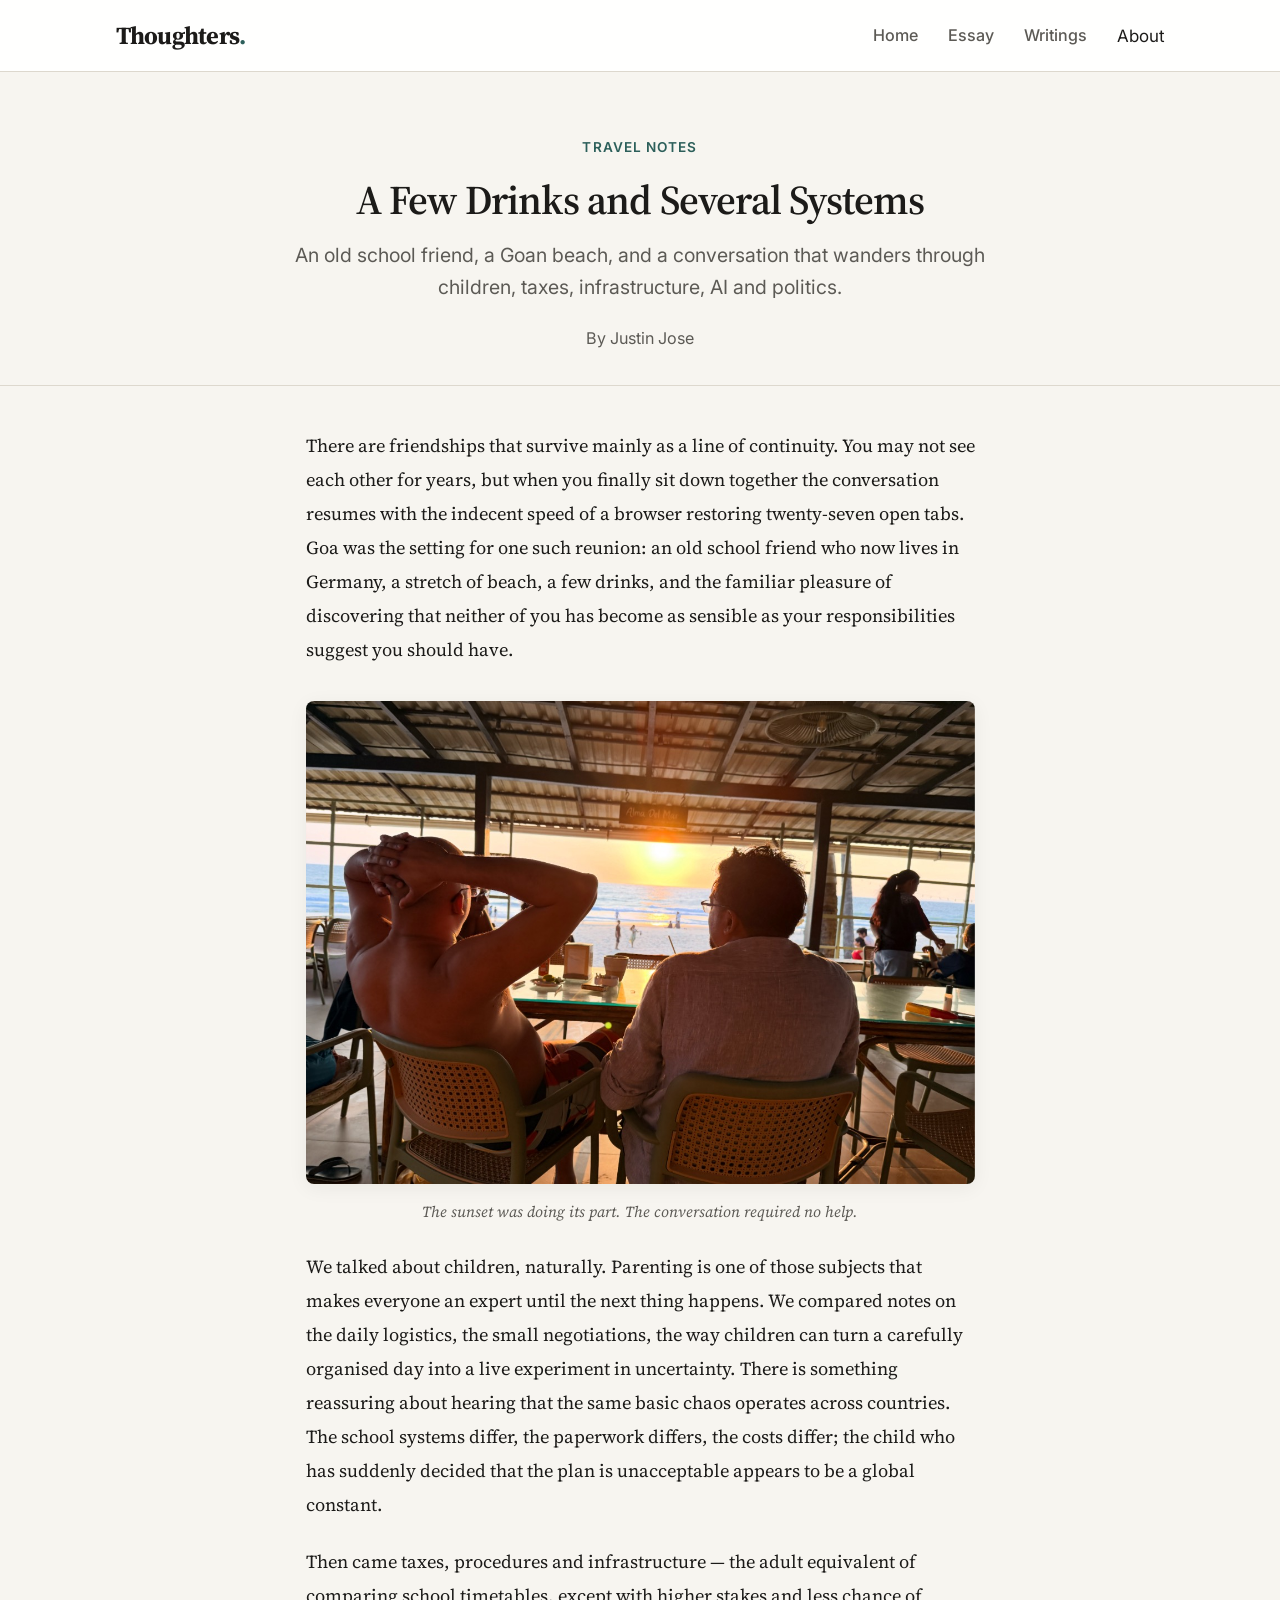
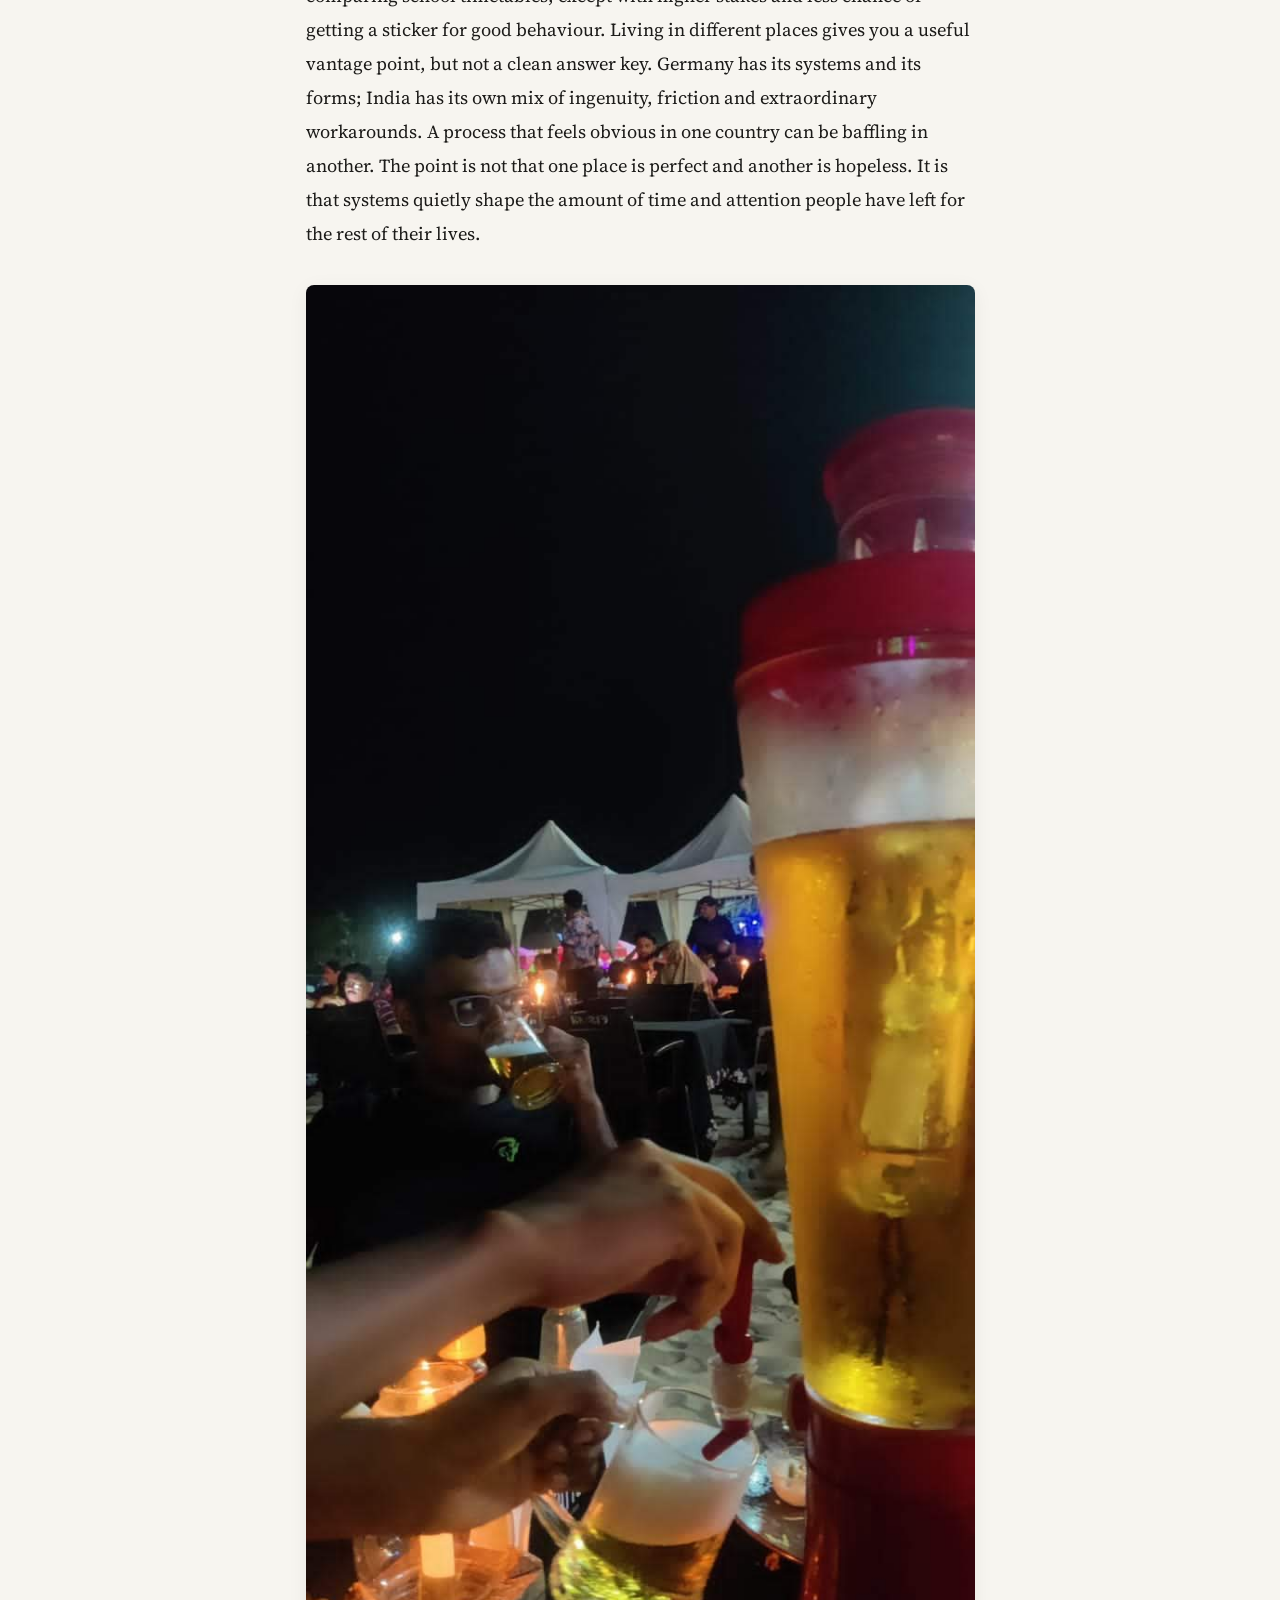
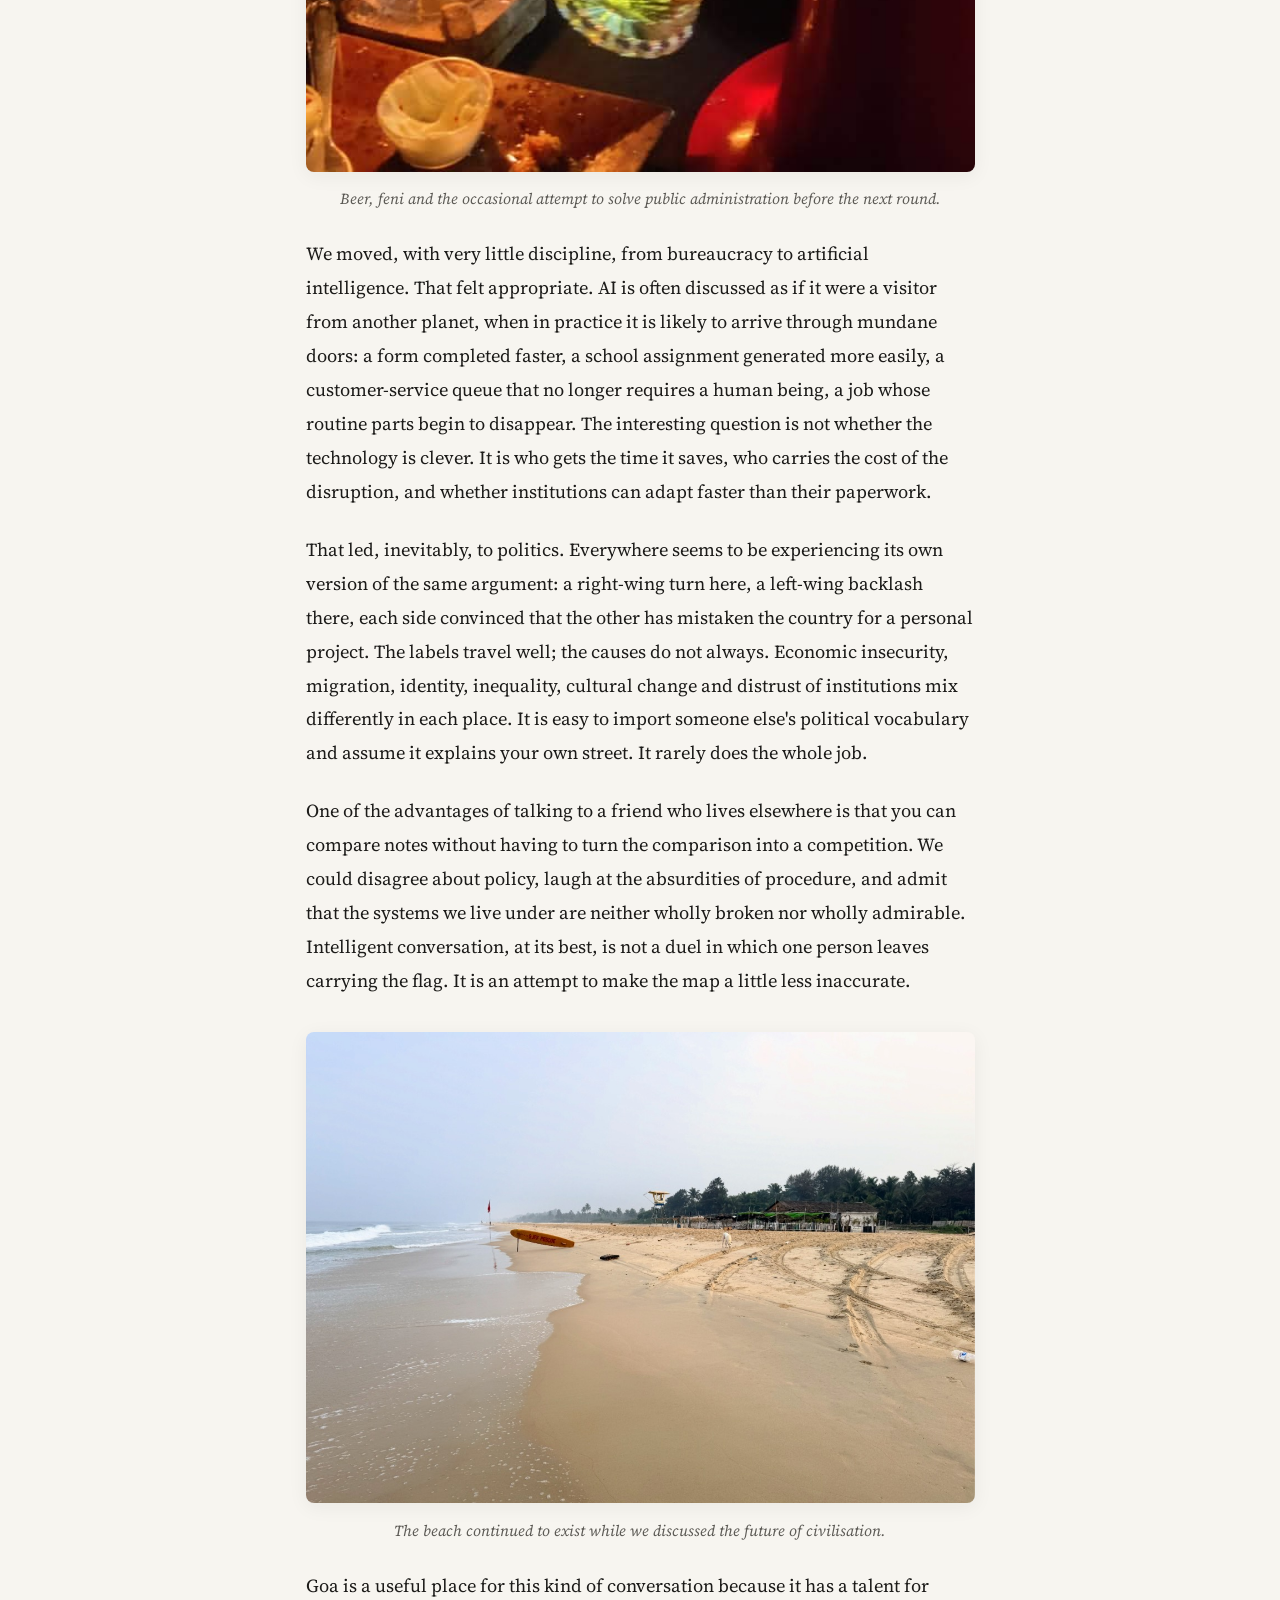
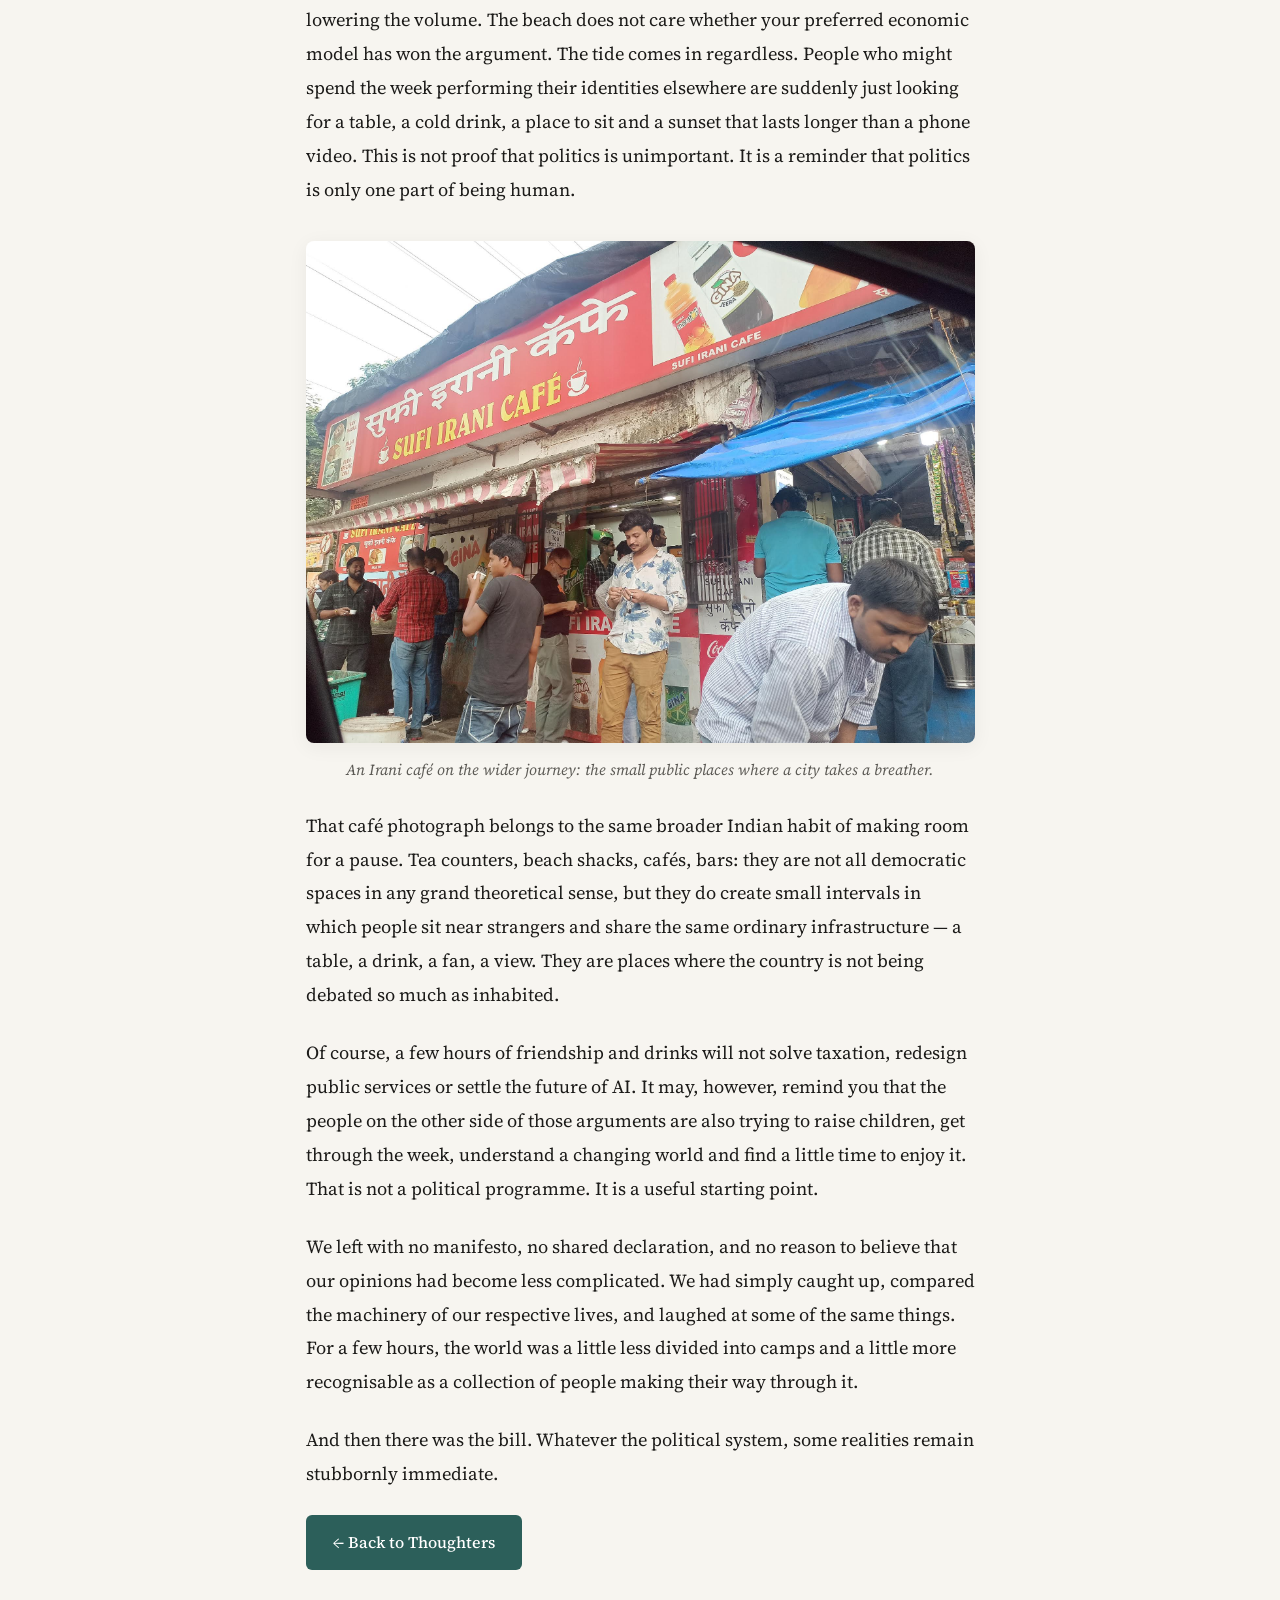
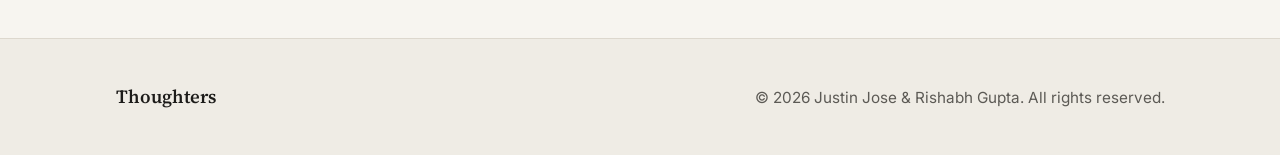
<file: goa.html>
<!DOCTYPE html>
<html lang="en">
<head>
  <meta charset="UTF-8">
  <meta name="viewport" content="width=device-width, initial-scale=1.0">
  <title>A Few Drinks and Several Systems – Thoughters</title>
  <meta name="description" content="An old school friend, a Goan beach, and a conversation that wanders through children, taxes, infrastructure, AI and politics.">
  <link rel="preconnect" href="https://fonts.googleapis.com">
  <link rel="preconnect" href="https://fonts.gstatic.com" crossorigin>
  <link href="https://fonts.googleapis.com/css2?family=Inter:wght@400;500;600&family=Source+Serif+4:ital,wght@0,400;0,600;0,700;1,400&display=swap" rel="stylesheet">
  <link rel="stylesheet" href="styles.css">
  <style>
    .article-image { width:100%; max-width:760px; border-radius:8px; margin:2rem auto; display:block; box-shadow:var(--shadow); }
    .image-caption { text-align:center; font-size:.9rem; color:var(--text-muted); margin-top:-1.2rem; margin-bottom:2rem; font-style:italic; }
    .article-body p { line-height:1.85; }
    .article-deck { font-size:1.15rem; color:var(--text-muted); max-width:760px; margin-left:auto; margin-right:auto; text-align:center; }
  </style>
</head>
<body>
  <header class="site-header">
    <div class="header-inner">
      <a href="index.html" class="logo">Thoughters<span>.</span></a>
      <button class="menu-toggle" aria-label="Menu" id="menuToggle"><span></span><span></span><span></span></button>
      <nav class="nav" id="mainNav">
        <a href="index.html">Home</a><a href="essay.html">Essay</a>
        <a href="writings.html">Writings</a>About</a>
      </nav>
    </div>
  </header>
  <main>
    <header class="article-header"><div class="container">
      <div class="hero-tag">Travel notes</div>
      <h1>A Few Drinks and Several Systems</h1>
      <p class="article-deck">An old school friend, a Goan beach, and a conversation that wanders through children, taxes, infrastructure, AI and politics.</p>
      <div class="meta">By Justin Jose</div>
    </div></header>
    <article class="article-body container">
      
<p>There are friendships that survive mainly as a line of continuity. You may not see each other for years, but when you finally sit down together the conversation resumes with the indecent speed of a browser restoring twenty-seven open tabs. Goa was the setting for one such reunion: an old school friend who now lives in Germany, a stretch of beach, a few drinks, and the familiar pleasure of discovering that neither of you has become as sensible as your responsibilities suggest you should have.</p>

<img src="travel-images/goa-sunset-conversation.jpg" alt="Two friends sitting at a beachside restaurant as the sun sets" class="article-image">
<p class="image-caption">The sunset was doing its part. The conversation required no help.</p>

<p>We talked about children, naturally. Parenting is one of those subjects that makes everyone an expert until the next thing happens. We compared notes on the daily logistics, the small negotiations, the way children can turn a carefully organised day into a live experiment in uncertainty. There is something reassuring about hearing that the same basic chaos operates across countries. The school systems differ, the paperwork differs, the costs differ; the child who has suddenly decided that the plan is unacceptable appears to be a global constant.</p>

<p>Then came taxes, procedures and infrastructure — the adult equivalent of comparing school timetables, except with higher stakes and less chance of getting a sticker for good behaviour. Living in different places gives you a useful vantage point, but not a clean answer key. Germany has its systems and its forms; India has its own mix of ingenuity, friction and extraordinary workarounds. A process that feels obvious in one country can be baffling in another. The point is not that one place is perfect and another is hopeless. It is that systems quietly shape the amount of time and attention people have left for the rest of their lives.</p>

<img src="travel-images/goa-beer-and-feni.jpg" alt="Drinks on a table during a lively evening out" class="article-image">
<p class="image-caption">Beer, feni and the occasional attempt to solve public administration before the next round.</p>

<p>We moved, with very little discipline, from bureaucracy to artificial intelligence. That felt appropriate. AI is often discussed as if it were a visitor from another planet, when in practice it is likely to arrive through mundane doors: a form completed faster, a school assignment generated more easily, a customer-service queue that no longer requires a human being, a job whose routine parts begin to disappear. The interesting question is not whether the technology is clever. It is who gets the time it saves, who carries the cost of the disruption, and whether institutions can adapt faster than their paperwork.</p>

<p>That led, inevitably, to politics. Everywhere seems to be experiencing its own version of the same argument: a right-wing turn here, a left-wing backlash there, each side convinced that the other has mistaken the country for a personal project. The labels travel well; the causes do not always. Economic insecurity, migration, identity, inequality, cultural change and distrust of institutions mix differently in each place. It is easy to import someone else's political vocabulary and assume it explains your own street. It rarely does the whole job.</p>

<p>One of the advantages of talking to a friend who lives elsewhere is that you can compare notes without having to turn the comparison into a competition. We could disagree about policy, laugh at the absurdities of procedure, and admit that the systems we live under are neither wholly broken nor wholly admirable. Intelligent conversation, at its best, is not a duel in which one person leaves carrying the flag. It is an attempt to make the map a little less inaccurate.</p>

<img src="travel-images/goa-beach.jpg" alt="A long sandy beach with waves and a lifeguard rescue board" class="article-image">
<p class="image-caption">The beach continued to exist while we discussed the future of civilisation.</p>

<p>Goa is a useful place for this kind of conversation because it has a talent for lowering the volume. The beach does not care whether your preferred economic model has won the argument. The tide comes in regardless. People who might spend the week performing their identities elsewhere are suddenly just looking for a table, a cold drink, a place to sit and a sunset that lasts longer than a phone video. This is not proof that politics is unimportant. It is a reminder that politics is only one part of being human.</p>

<img src="travel-images/mumbai-irani-cafe.jpg" alt="A busy Irani cafe storefront with people stopping for tea" class="article-image">
<p class="image-caption">An Irani café on the wider journey: the small public places where a city takes a breather.</p>

<p>That café photograph belongs to the same broader Indian habit of making room for a pause. Tea counters, beach shacks, cafés, bars: they are not all democratic spaces in any grand theoretical sense, but they do create small intervals in which people sit near strangers and share the same ordinary infrastructure — a table, a drink, a fan, a view. They are places where the country is not being debated so much as inhabited.</p>

<p>Of course, a few hours of friendship and drinks will not solve taxation, redesign public services or settle the future of AI. It may, however, remind you that the people on the other side of those arguments are also trying to raise children, get through the week, understand a changing world and find a little time to enjoy it. That is not a political programme. It is a useful starting point.</p>

<p>We left with no manifesto, no shared declaration, and no reason to believe that our opinions had become less complicated. We had simply caught up, compared the machinery of our respective lives, and laughed at some of the same things. For a few hours, the world was a little less divided into camps and a little more recognisable as a collection of people making their way through it.</p>

<p>And then there was the bill. Whatever the political system, some realities remain stubbornly immediate.</p>

      <p><a class="btn" href="index.html">← Back to Thoughters</a></p>
    </article>
  </main>
  <footer class="site-footer"><div class="footer-inner"><div class="footer-brand">Thoughters</div><div class="footer-copy">© 2026 Justin Jose &amp; Rishabh Gupta. All rights reserved.</div></div></footer>
  <script src="script.js"></script>
</body></html>
</file>
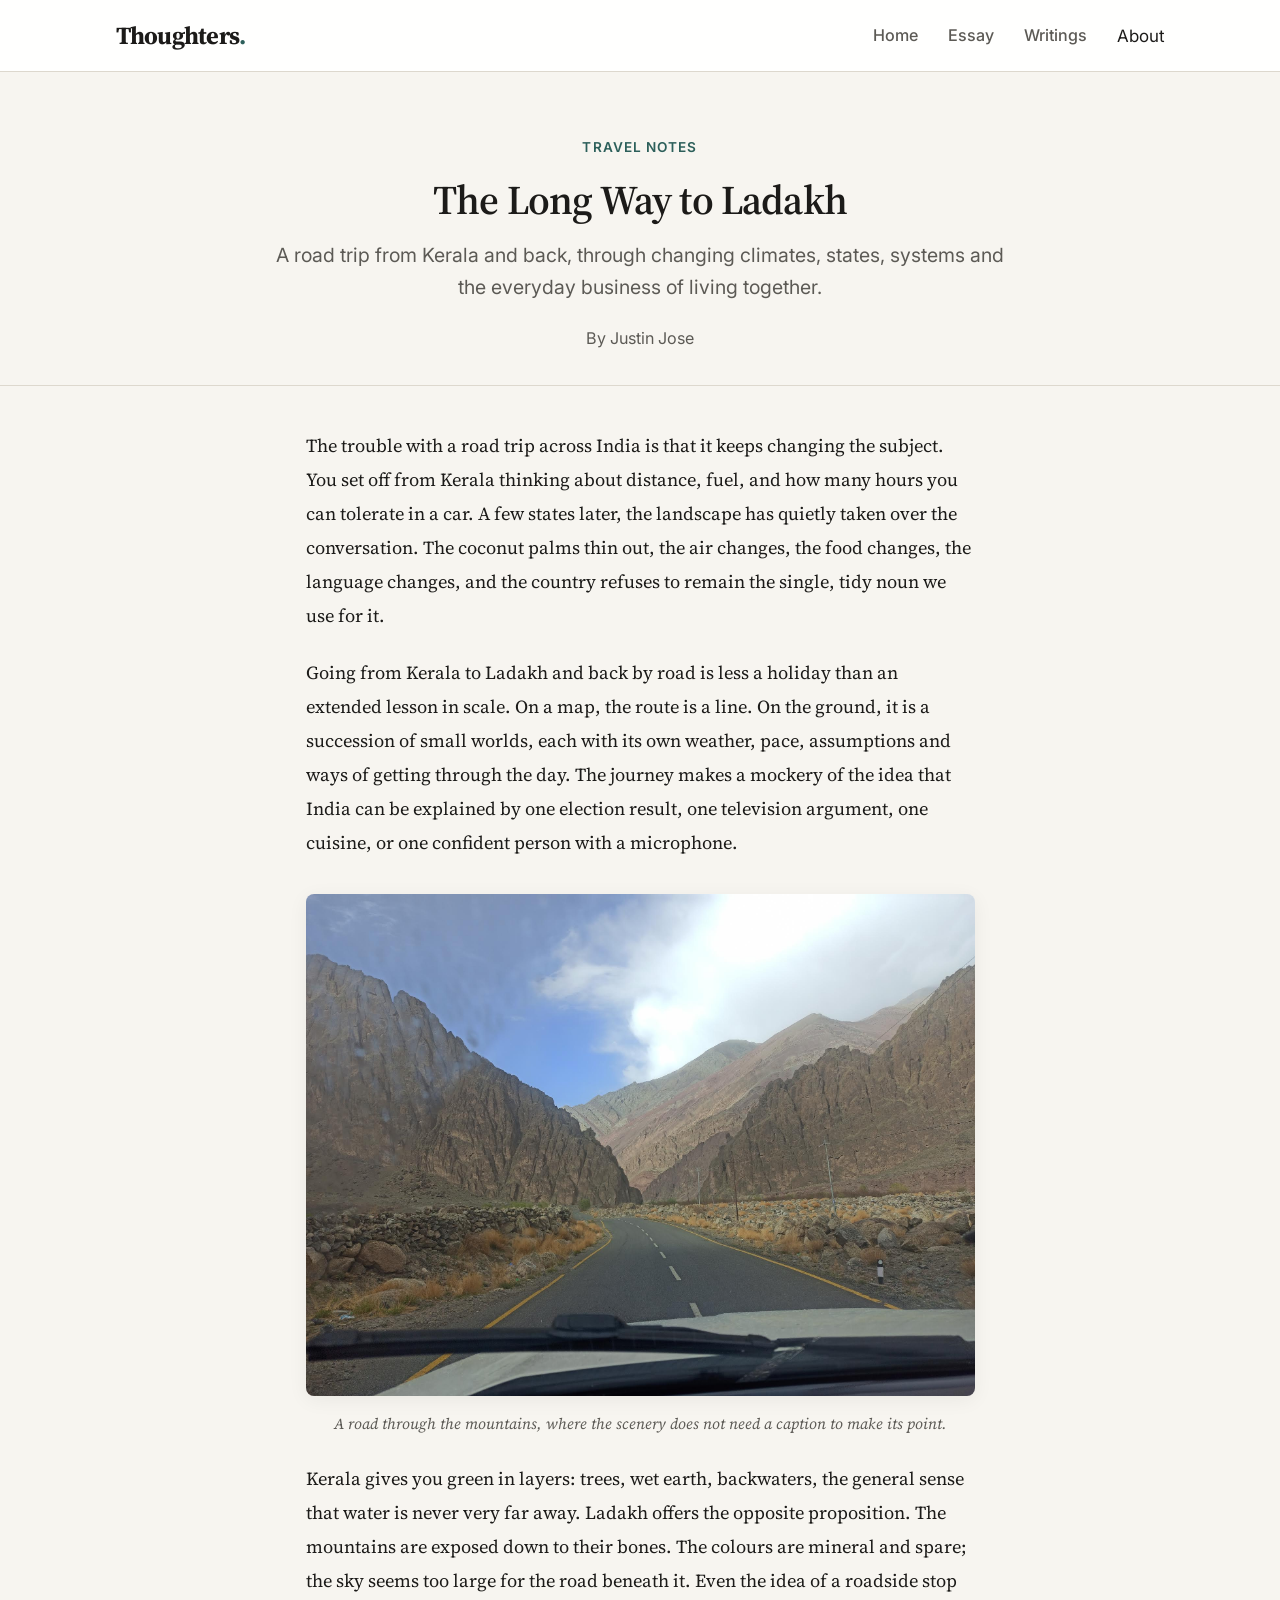
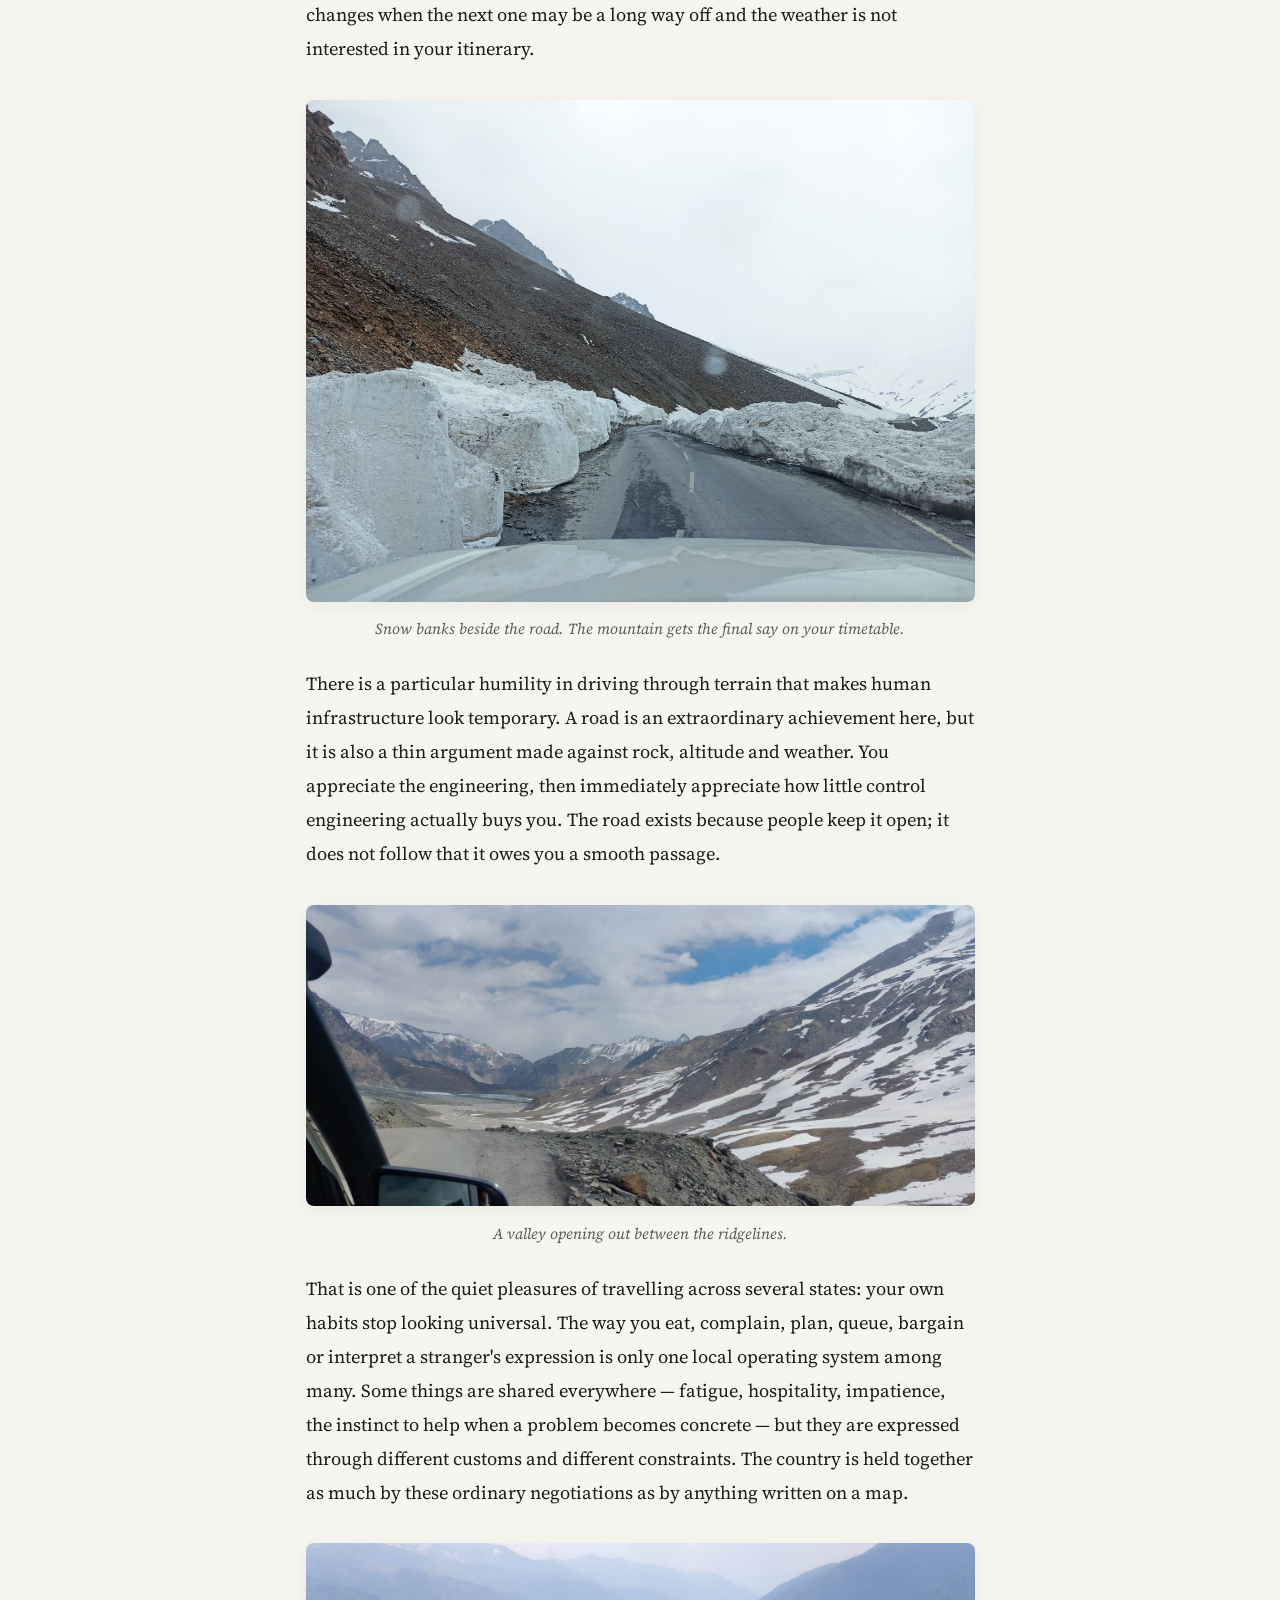
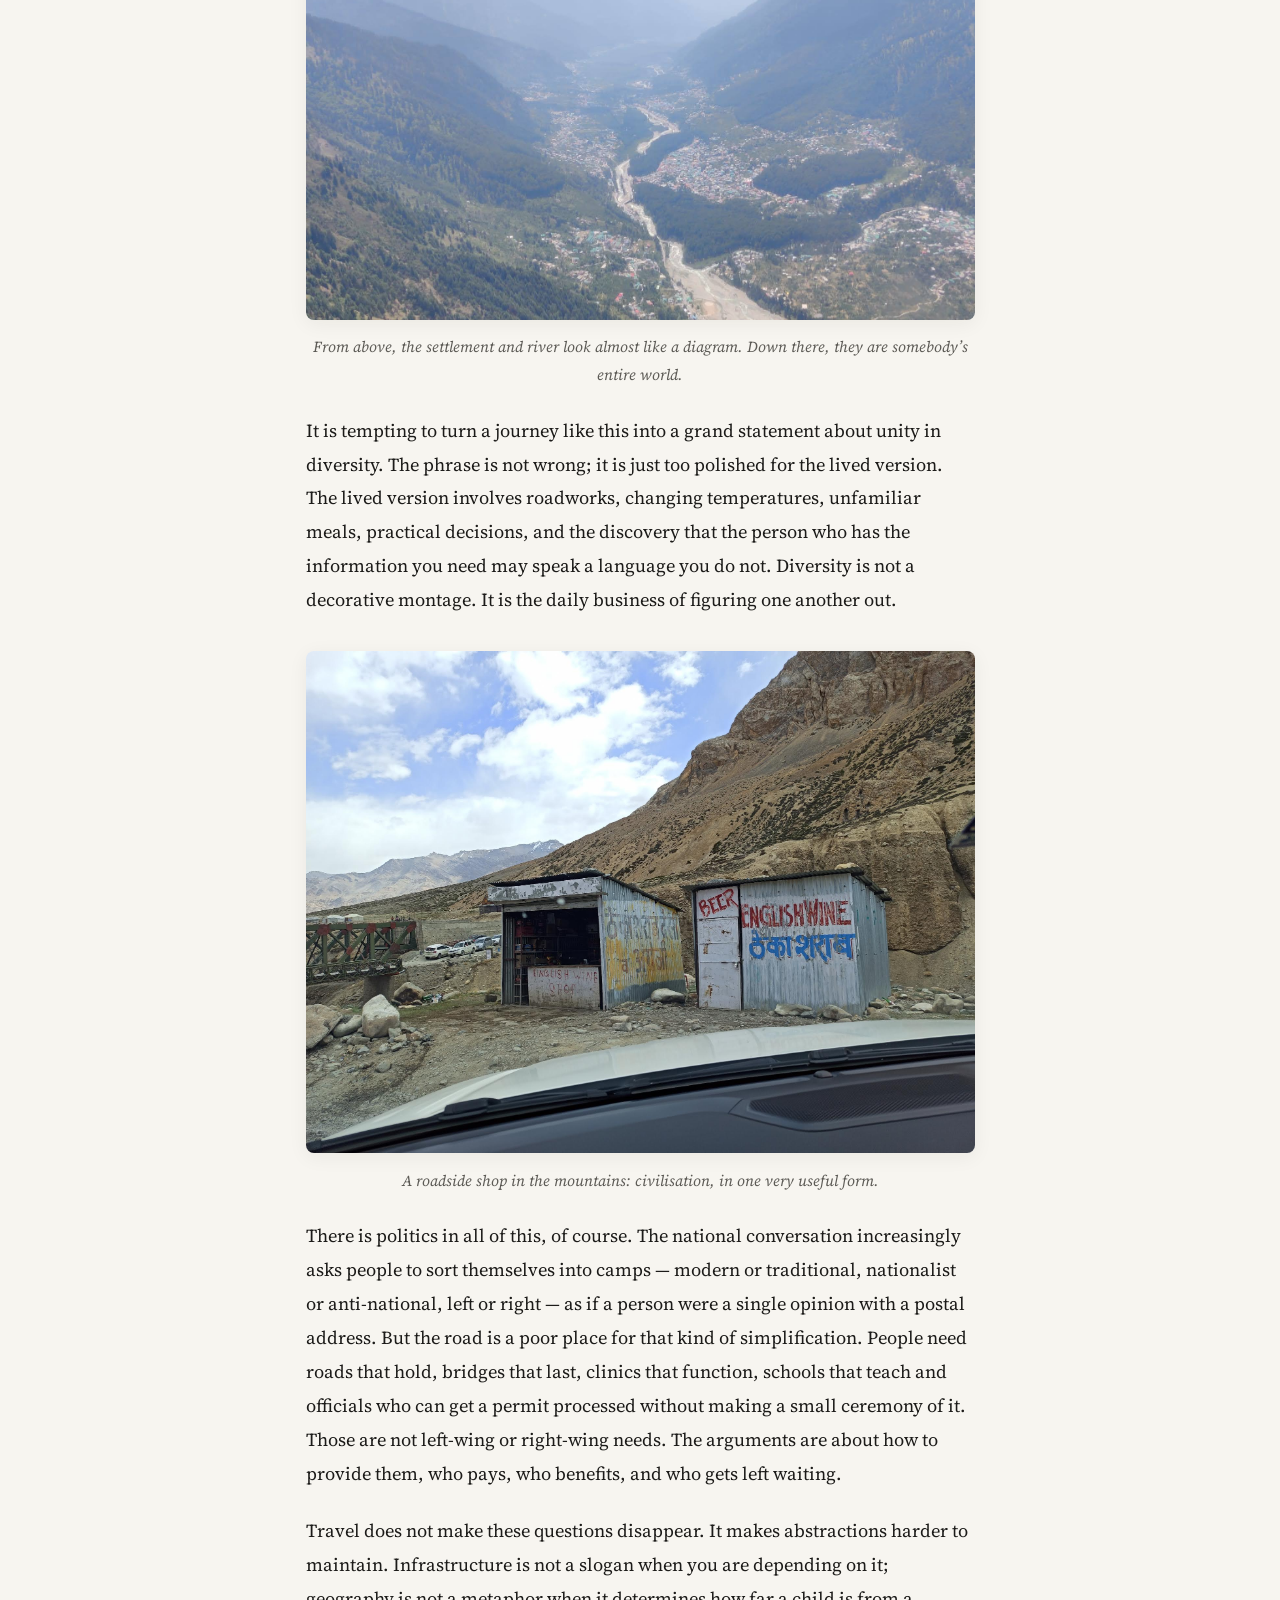
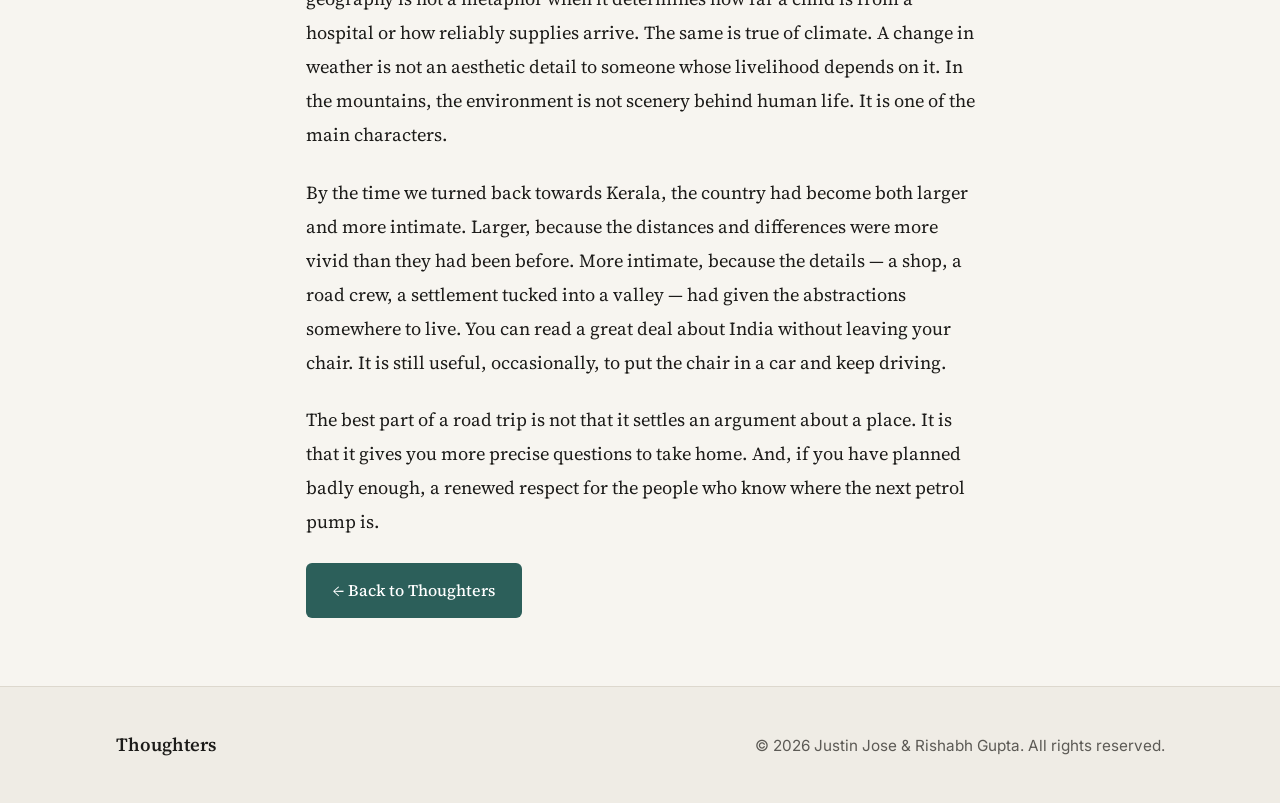
<file: ladakh.html>
<!DOCTYPE html>
<html lang="en">
<head>
  <meta charset="UTF-8">
  <meta name="viewport" content="width=device-width, initial-scale=1.0">
  <title>The Long Way to Ladakh – Thoughters</title>
  <meta name="description" content="A road trip from Kerala and back, through changing climates, states, systems and the everyday business of living together.">
  <link rel="preconnect" href="https://fonts.googleapis.com">
  <link rel="preconnect" href="https://fonts.gstatic.com" crossorigin>
  <link href="https://fonts.googleapis.com/css2?family=Inter:wght@400;500;600&family=Source+Serif+4:ital,wght@0,400;0,600;0,700;1,400&display=swap" rel="stylesheet">
  <link rel="stylesheet" href="styles.css">
  <style>
    .article-image { width:100%; max-width:760px; border-radius:8px; margin:2rem auto; display:block; box-shadow:var(--shadow); }
    .image-caption { text-align:center; font-size:.9rem; color:var(--text-muted); margin-top:-1.2rem; margin-bottom:2rem; font-style:italic; }
    .article-body p { line-height:1.85; }
    .article-deck { font-size:1.15rem; color:var(--text-muted); max-width:760px; margin-left:auto; margin-right:auto; text-align:center; }
  </style>
</head>
<body>
  <header class="site-header">
    <div class="header-inner">
      <a href="index.html" class="logo">Thoughters<span>.</span></a>
      <button class="menu-toggle" aria-label="Menu" id="menuToggle"><span></span><span></span><span></span></button>
      <nav class="nav" id="mainNav">
        <a href="index.html">Home</a><a href="essay.html">Essay</a>
        <a href="writings.html">Writings</a>About</a>
      </nav>
    </div>
  </header>
  <main>
    <header class="article-header"><div class="container">
      <div class="hero-tag">Travel notes</div>
      <h1>The Long Way to Ladakh</h1>
      <p class="article-deck">A road trip from Kerala and back, through changing climates, states, systems and the everyday business of living together.</p>
      <div class="meta">By Justin Jose</div>
    </div></header>
    <article class="article-body container">
      
<p>The trouble with a road trip across India is that it keeps changing the subject. You set off from Kerala thinking about distance, fuel, and how many hours you can tolerate in a car. A few states later, the landscape has quietly taken over the conversation. The coconut palms thin out, the air changes, the food changes, the language changes, and the country refuses to remain the single, tidy noun we use for it.</p>

<p>Going from Kerala to Ladakh and back by road is less a holiday than an extended lesson in scale. On a map, the route is a line. On the ground, it is a succession of small worlds, each with its own weather, pace, assumptions and ways of getting through the day. The journey makes a mockery of the idea that India can be explained by one election result, one television argument, one cuisine, or one confident person with a microphone.</p>

<img src="travel-images/ladakh-road.jpg" alt="A narrow road threading through the bare mountains of Ladakh" class="article-image">
<p class="image-caption">A road through the mountains, where the scenery does not need a caption to make its point.</p>

<p>Kerala gives you green in layers: trees, wet earth, backwaters, the general sense that water is never very far away. Ladakh offers the opposite proposition. The mountains are exposed down to their bones. The colours are mineral and spare; the sky seems too large for the road beneath it. Even the idea of a roadside stop changes when the next one may be a long way off and the weather is not interested in your itinerary.</p>

<img src="travel-images/ladakh-snow-road.jpg" alt="A road between tall banks of snow in the high mountains" class="article-image">
<p class="image-caption">Snow banks beside the road. The mountain gets the final say on your timetable.</p>

<p>There is a particular humility in driving through terrain that makes human infrastructure look temporary. A road is an extraordinary achievement here, but it is also a thin argument made against rock, altitude and weather. You appreciate the engineering, then immediately appreciate how little control engineering actually buys you. The road exists because people keep it open; it does not follow that it owes you a smooth passage.</p>

<img src="travel-images/ladakh-valley.jpg" alt="A wide high-altitude valley surrounded by rugged mountains" class="article-image">
<p class="image-caption">A valley opening out between the ridgelines.</p>

<p>That is one of the quiet pleasures of travelling across several states: your own habits stop looking universal. The way you eat, complain, plan, queue, bargain or interpret a stranger's expression is only one local operating system among many. Some things are shared everywhere — fatigue, hospitality, impatience, the instinct to help when a problem becomes concrete — but they are expressed through different customs and different constraints. The country is held together as much by these ordinary negotiations as by anything written on a map.</p>

<img src="travel-images/ladakh-high-valley.jpg" alt="A high view over a Himalayan valley and river settlements" class="article-image">
<p class="image-caption">From above, the settlement and river look almost like a diagram. Down there, they are somebody’s entire world.</p>

<p>It is tempting to turn a journey like this into a grand statement about unity in diversity. The phrase is not wrong; it is just too polished for the lived version. The lived version involves roadworks, changing temperatures, unfamiliar meals, practical decisions, and the discovery that the person who has the information you need may speak a language you do not. Diversity is not a decorative montage. It is the daily business of figuring one another out.</p>

<img src="travel-images/ladakh-roadside-shop.jpg" alt="A small roadside shop in a stark mountain landscape" class="article-image">
<p class="image-caption">A roadside shop in the mountains: civilisation, in one very useful form.</p>

<p>There is politics in all of this, of course. The national conversation increasingly asks people to sort themselves into camps — modern or traditional, nationalist or anti-national, left or right — as if a person were a single opinion with a postal address. But the road is a poor place for that kind of simplification. People need roads that hold, bridges that last, clinics that function, schools that teach and officials who can get a permit processed without making a small ceremony of it. Those are not left-wing or right-wing needs. The arguments are about how to provide them, who pays, who benefits, and who gets left waiting.</p>

<p>Travel does not make these questions disappear. It makes abstractions harder to maintain. Infrastructure is not a slogan when you are depending on it; geography is not a metaphor when it determines how far a child is from a hospital or how reliably supplies arrive. The same is true of climate. A change in weather is not an aesthetic detail to someone whose livelihood depends on it. In the mountains, the environment is not scenery behind human life. It is one of the main characters.</p>

<p>By the time we turned back towards Kerala, the country had become both larger and more intimate. Larger, because the distances and differences were more vivid than they had been before. More intimate, because the details — a shop, a road crew, a settlement tucked into a valley — had given the abstractions somewhere to live. You can read a great deal about India without leaving your chair. It is still useful, occasionally, to put the chair in a car and keep driving.</p>

<p>The best part of a road trip is not that it settles an argument about a place. It is that it gives you more precise questions to take home. And, if you have planned badly enough, a renewed respect for the people who know where the next petrol pump is.</p>

      <p><a class="btn" href="index.html">← Back to Thoughters</a></p>
    </article>
  </main>
  <footer class="site-footer"><div class="footer-inner"><div class="footer-brand">Thoughters</div><div class="footer-copy">© 2026 Justin Jose &amp; Rishabh Gupta. All rights reserved.</div></div></footer>
  <script src="script.js"></script>
</body></html>
</file>
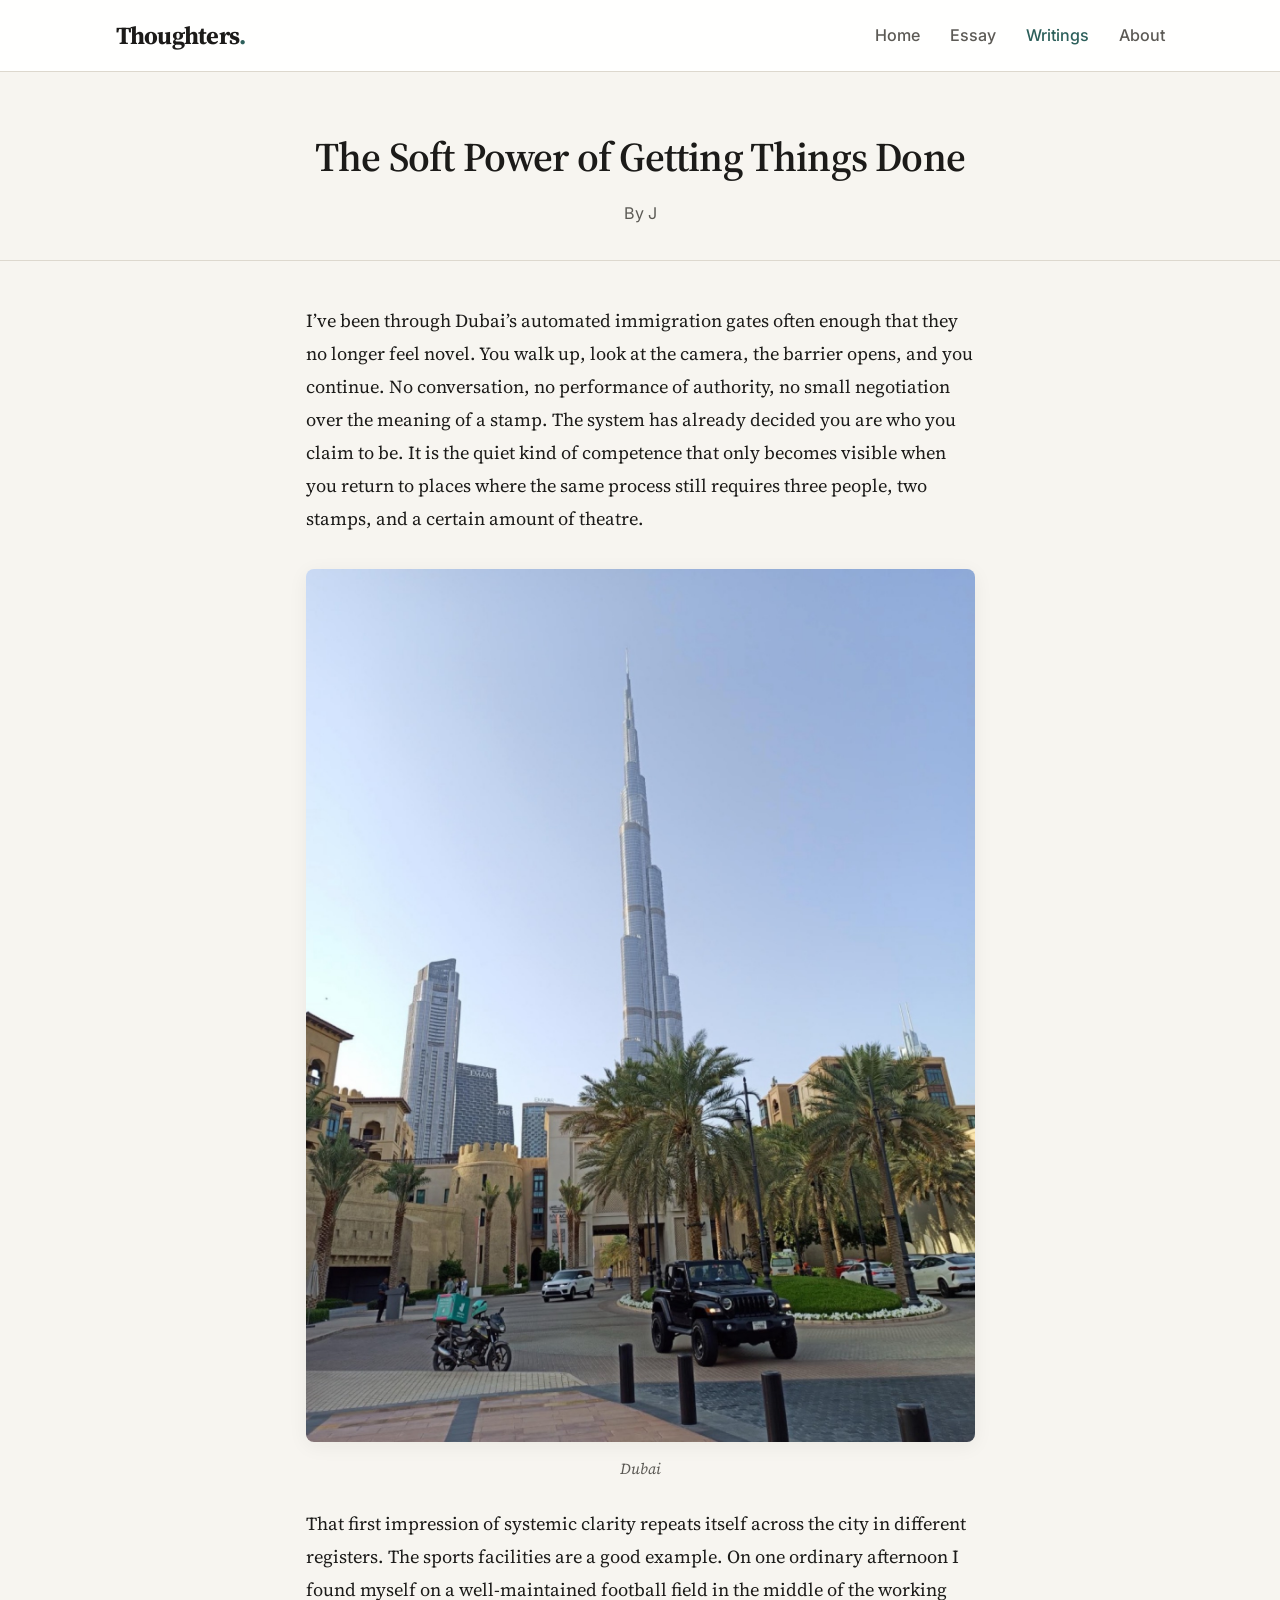
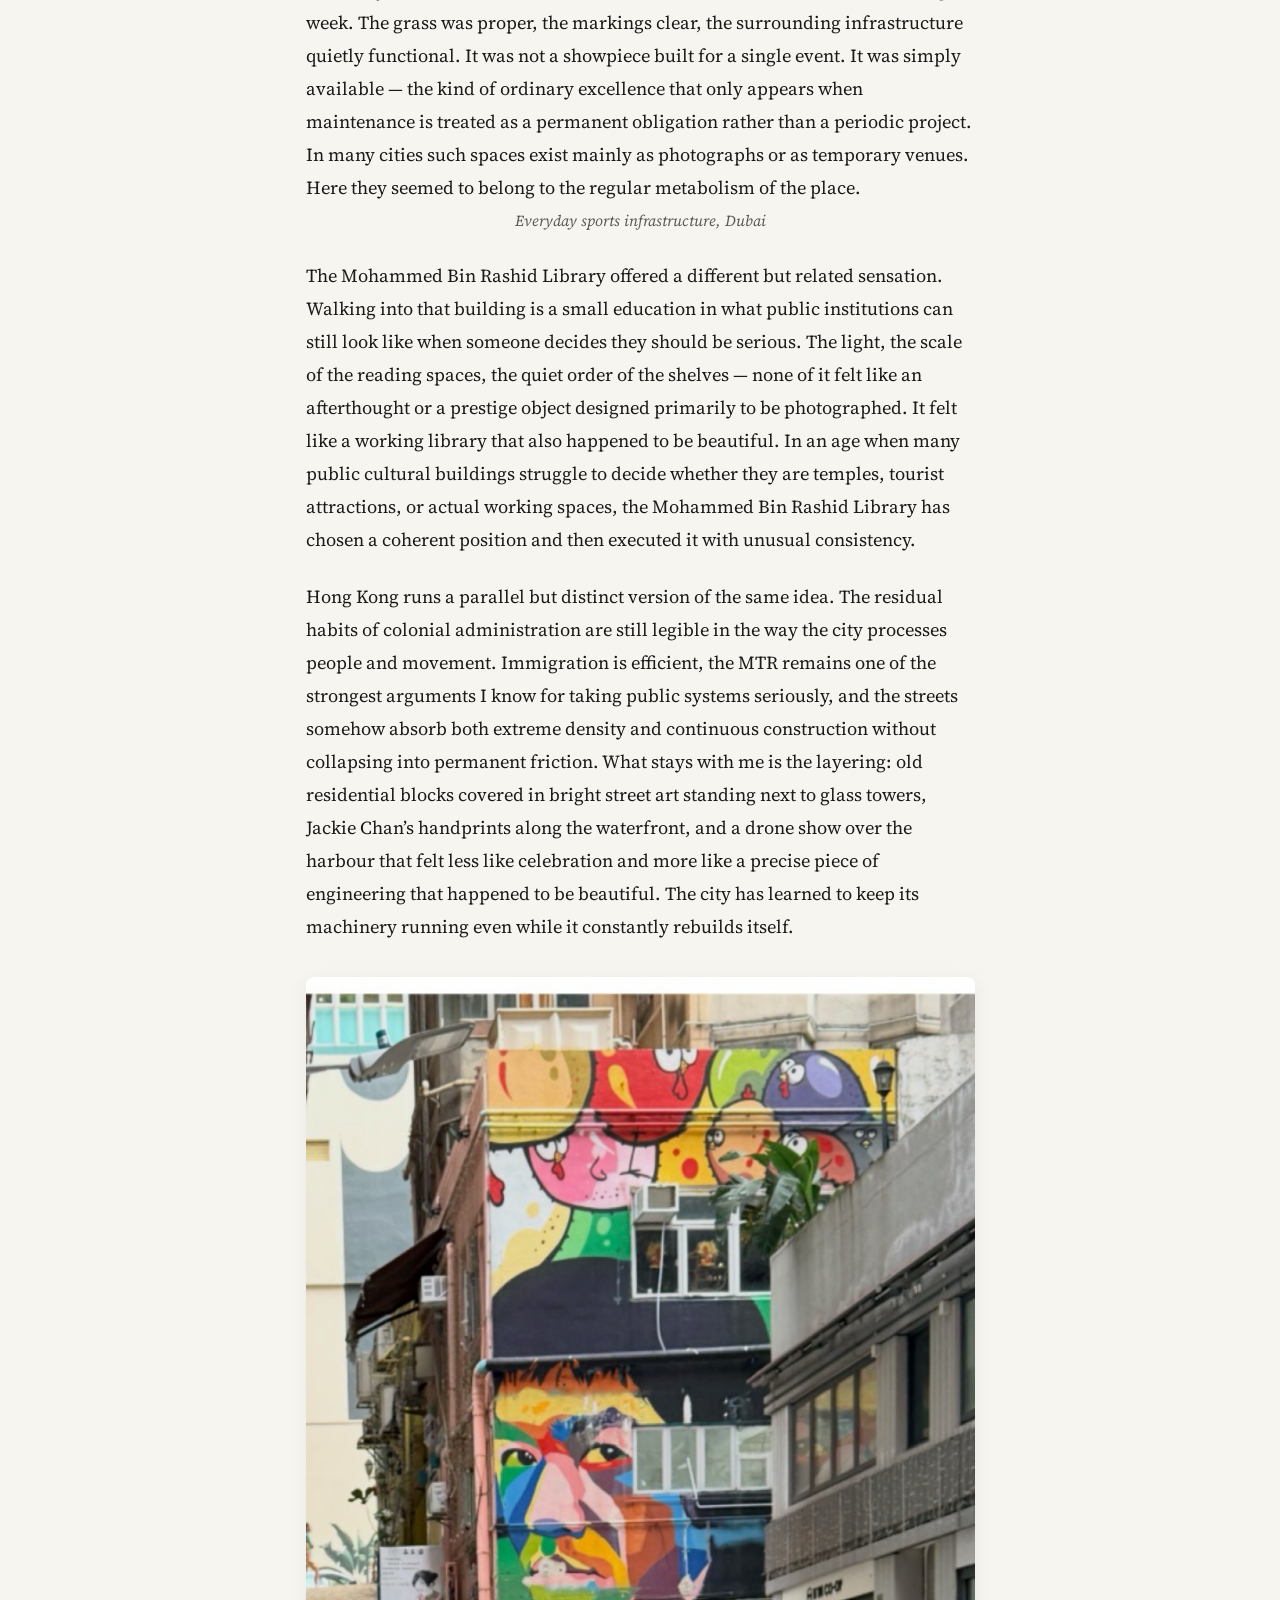
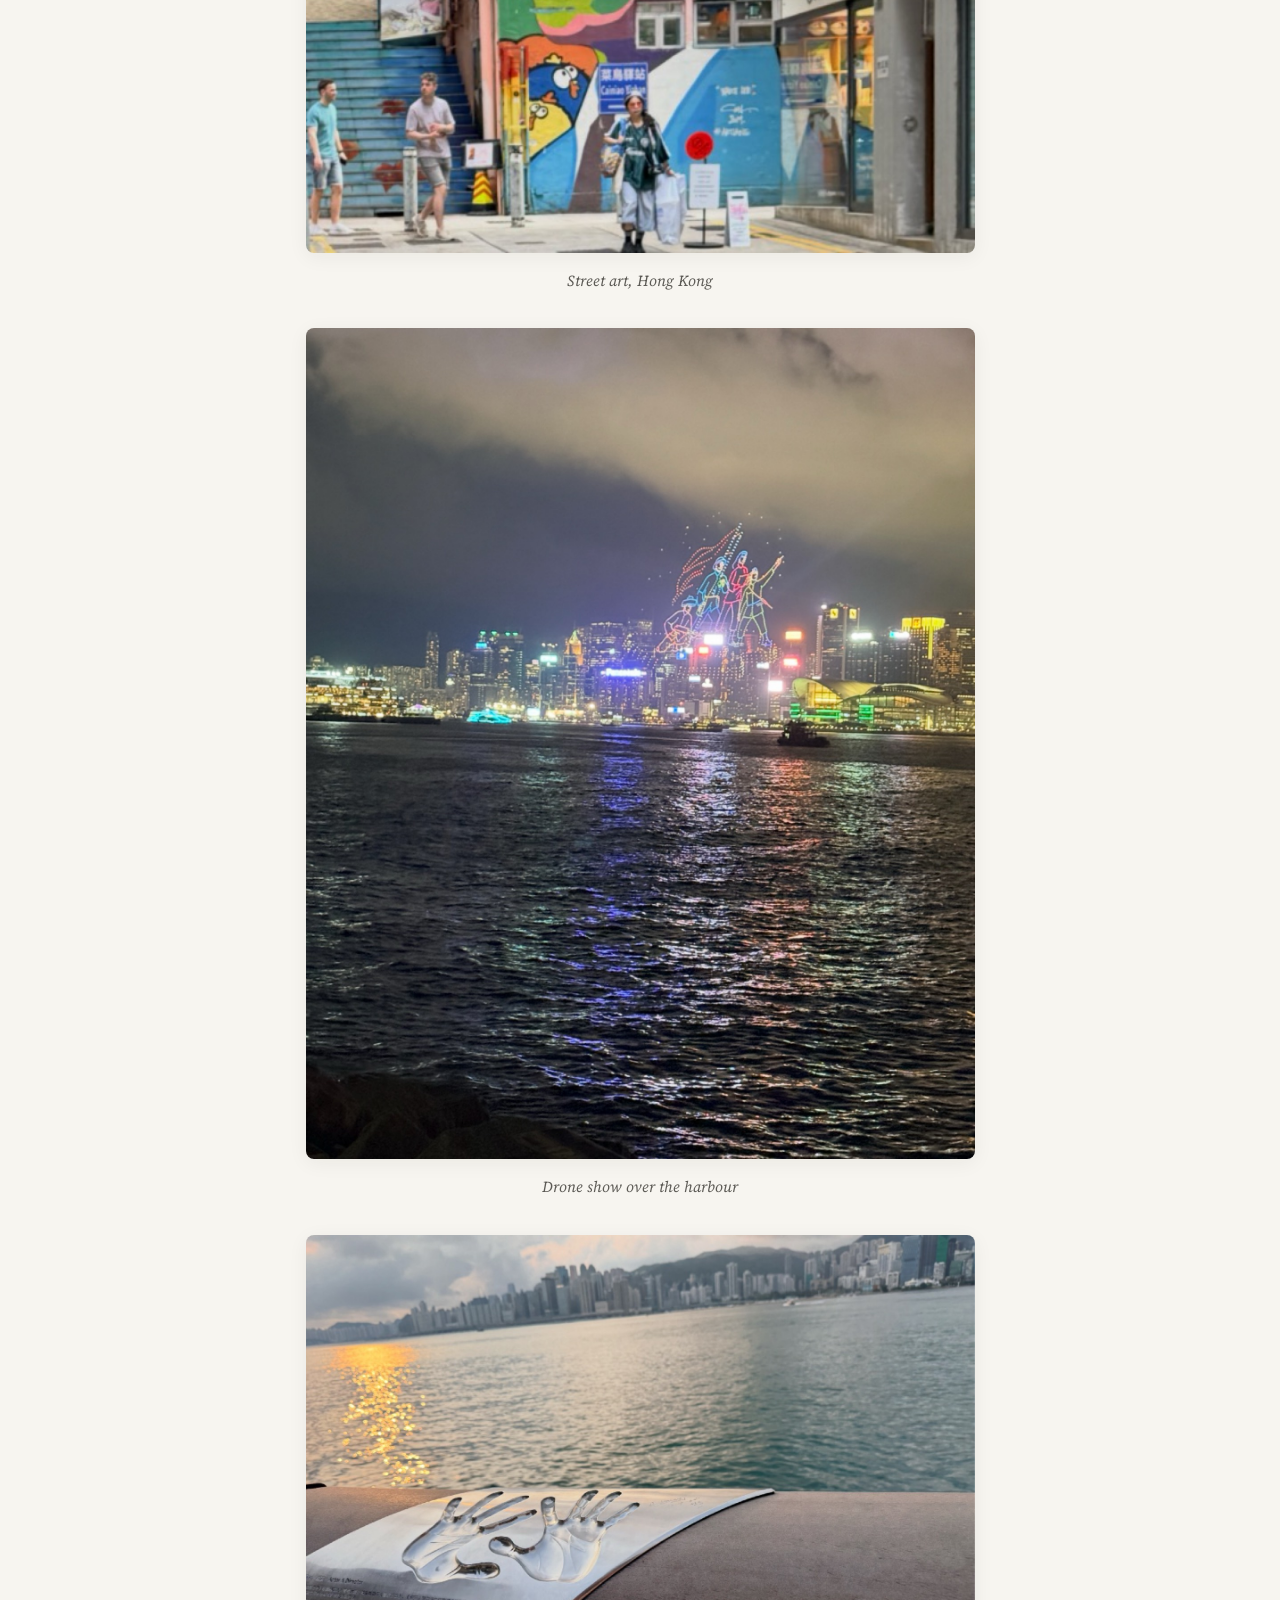
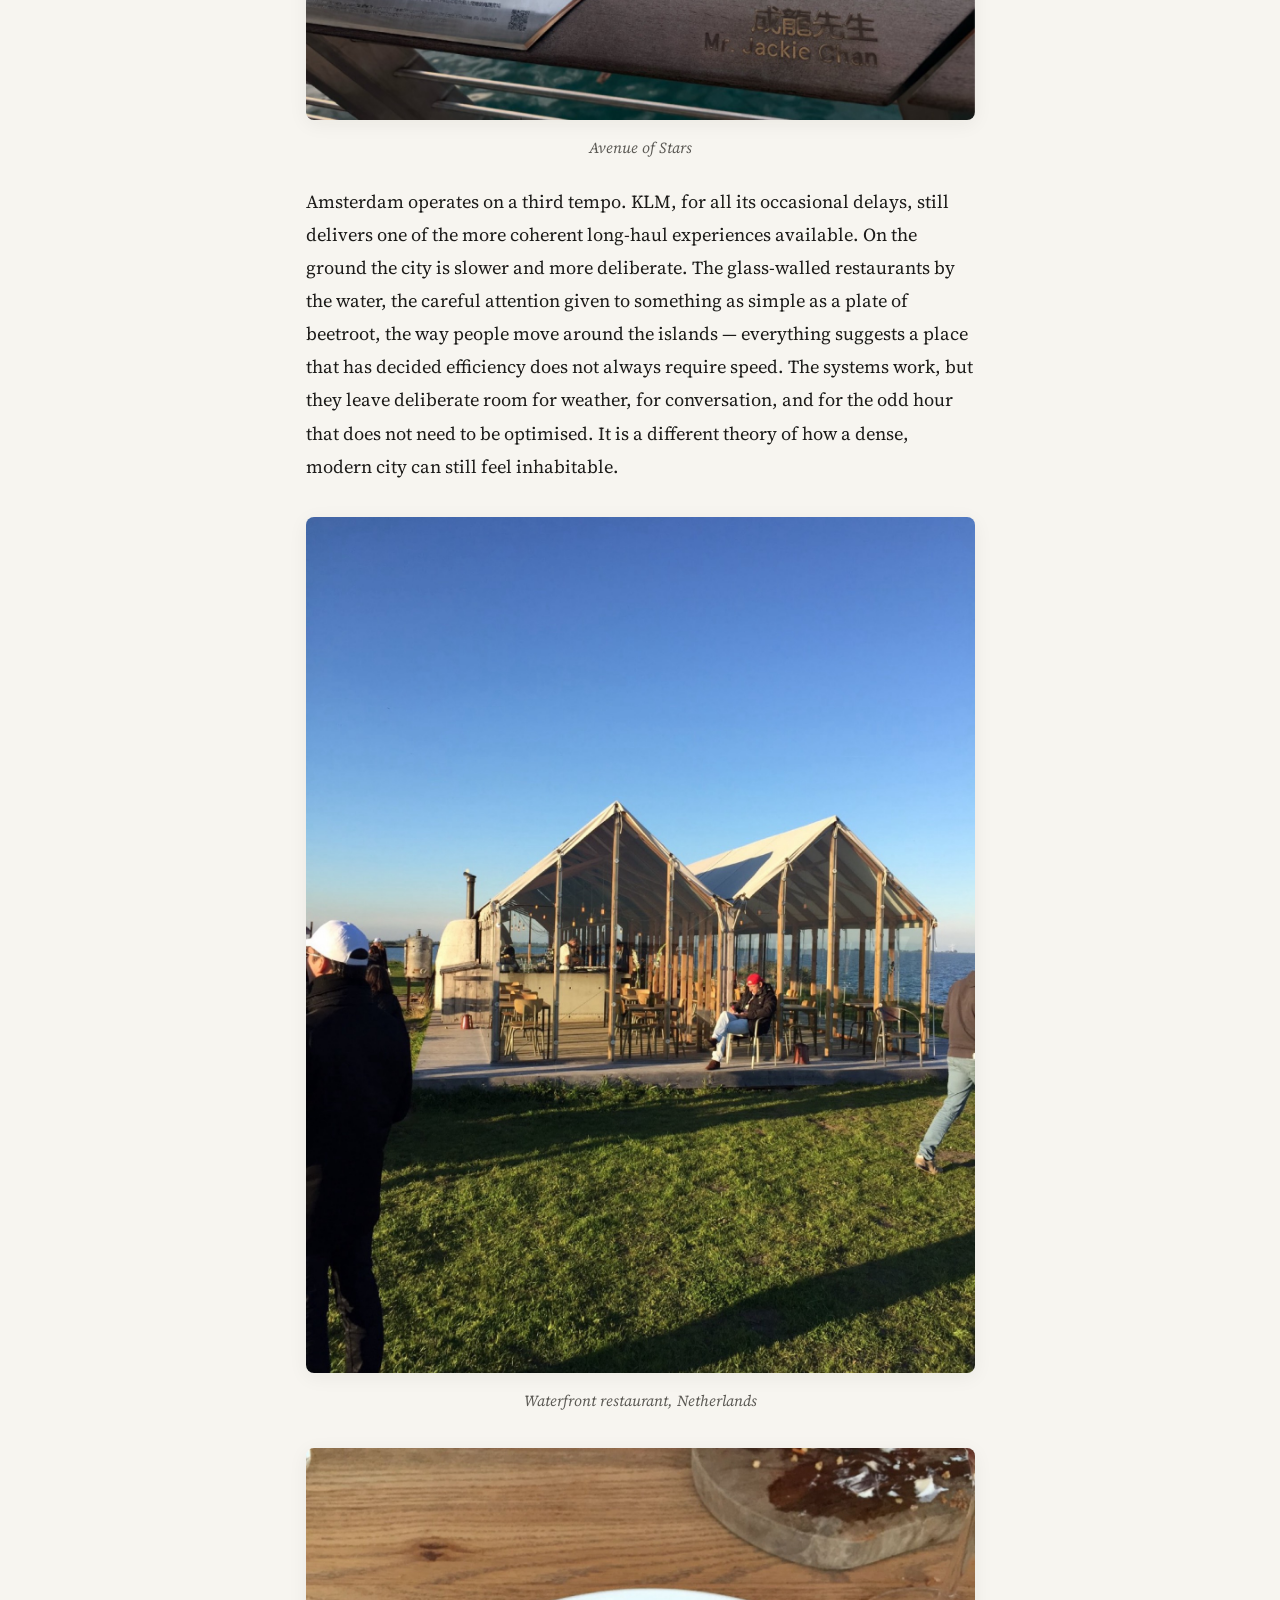
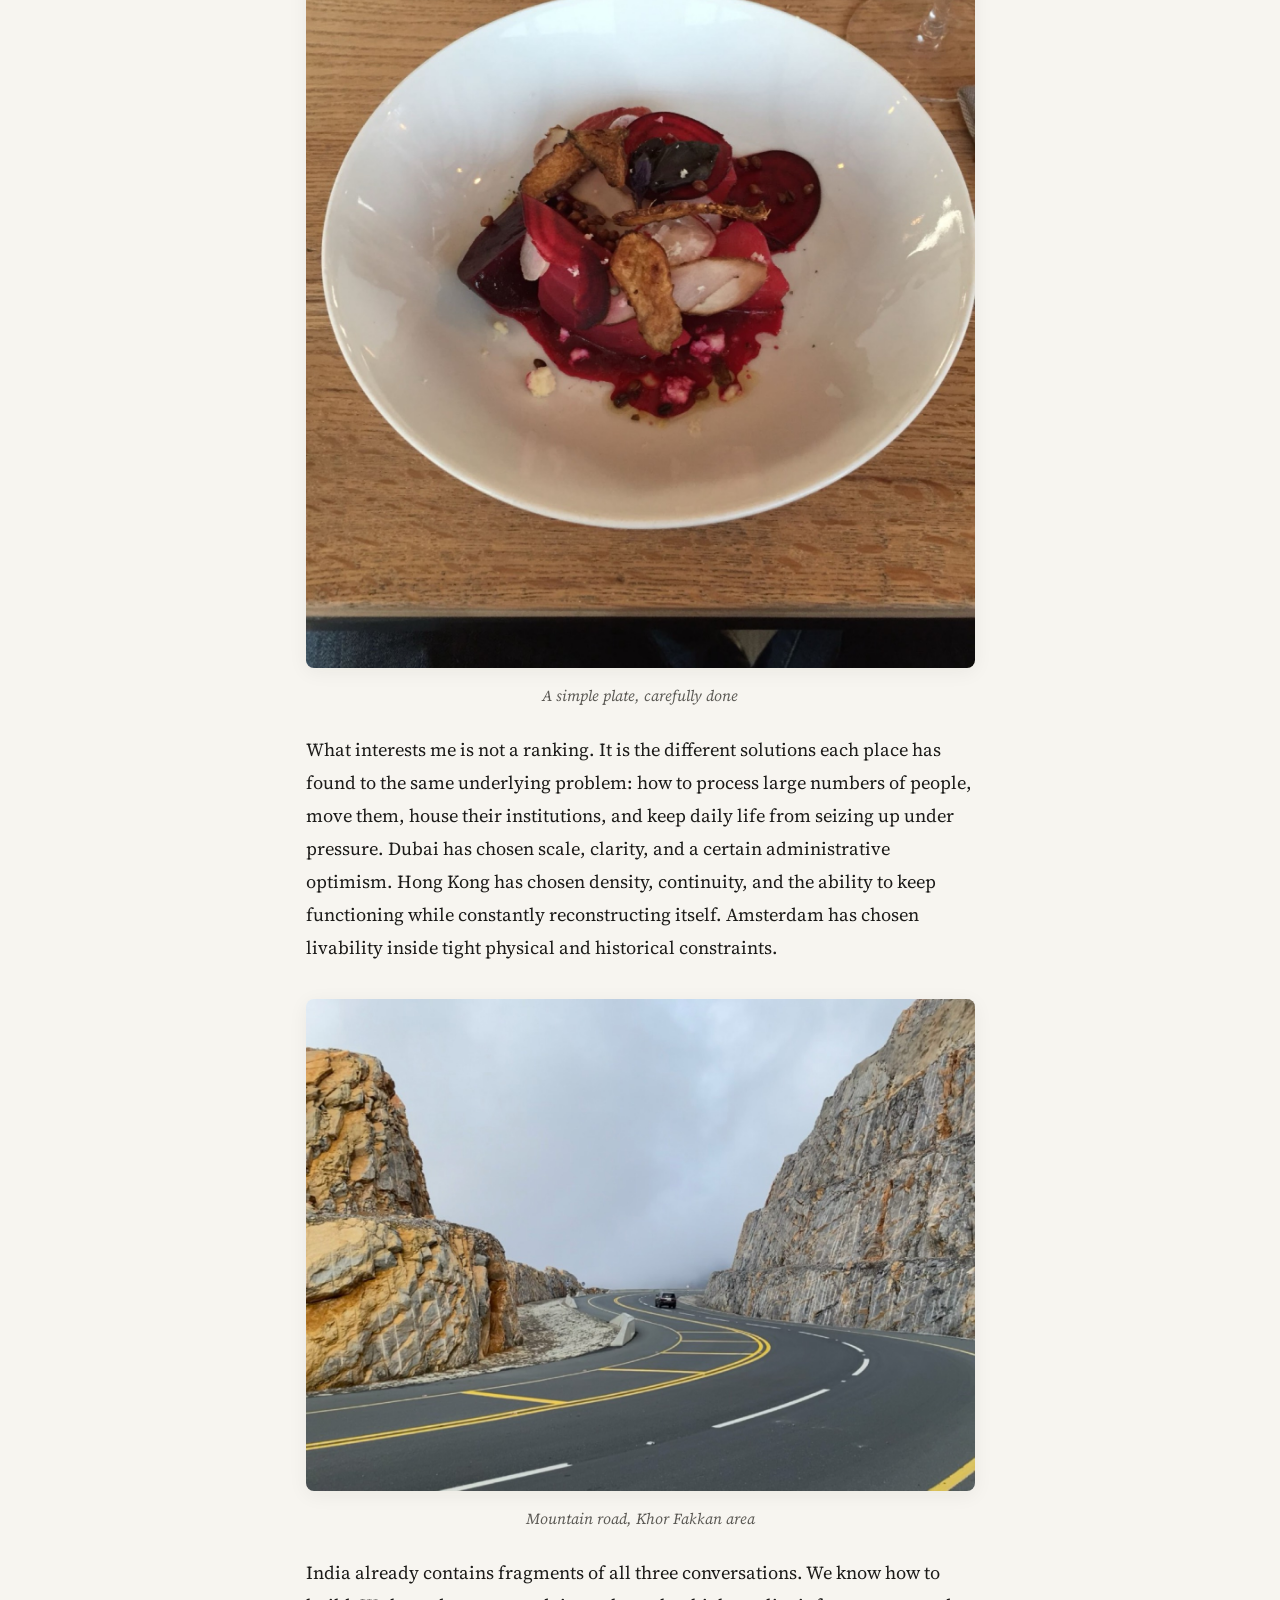
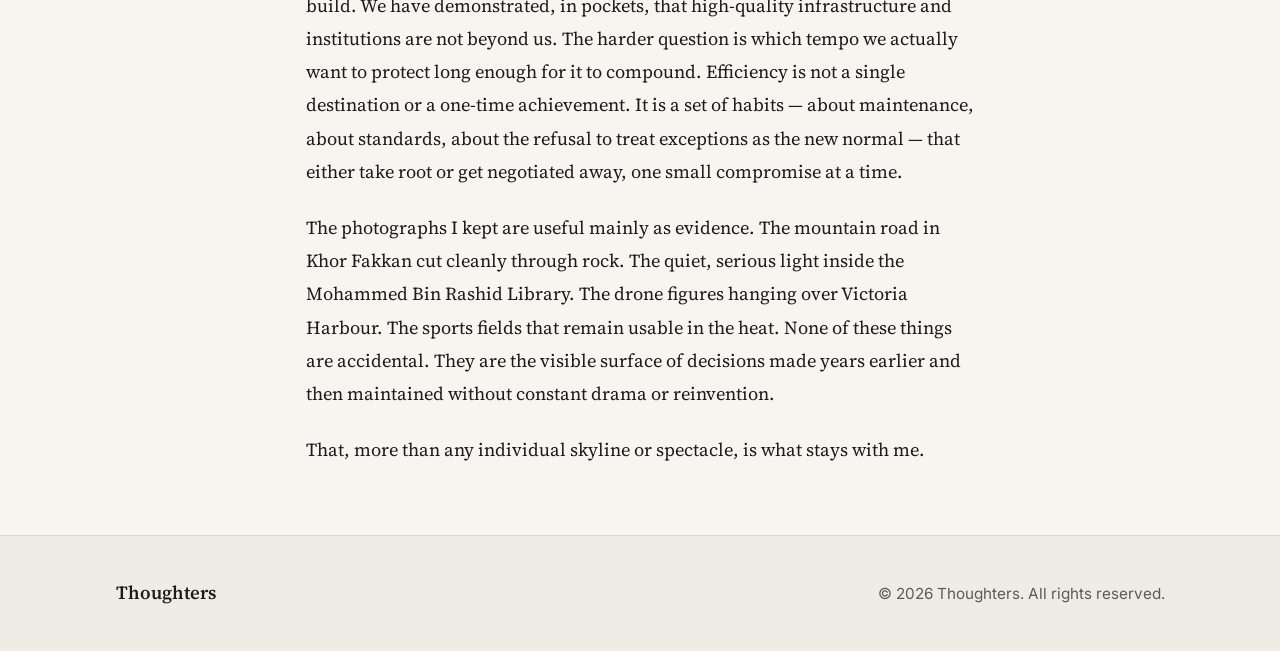
<file: soft-power.html>
<!DOCTYPE html>
<html lang="en">
<head>
  <meta charset="UTF-8">
  <meta name="viewport" content="width=device-width, initial-scale=1.0">
  <title>The Soft Power of Getting Things Done – Thoughters</title>
  <meta name="description" content="Observations on efficiency, systems and tempo in Dubai, Hong Kong and Amsterdam.">
  <link rel="preconnect" href="https://fonts.googleapis.com">
  <link rel="preconnect" href="https://fonts.gstatic.com" crossorigin>
  <link href="https://fonts.googleapis.com/css2?family=Inter:wght@400;500;600&family=Source+Serif+4:ital,wght@0,400;0,600;0,700;1,400&display=swap" rel="stylesheet">
  <link rel="stylesheet" href="styles.css">
  <style>
    .article-image {
      width: 100%;
      max-width: 720px;
      border-radius: 8px;
      margin: 2rem auto;
      display: block;
      box-shadow: var(--shadow);
    }
    .image-caption {
      text-align: center;
      font-size: 0.9rem;
      color: var(--text-muted);
      margin-top: -1.2rem;
      margin-bottom: 2rem;
      font-style: italic;
    }
  </style>
</head>
<body>
  <header class="site-header">
    <div class="header-inner">
      <a href="index.html" class="logo">Thoughters<span>.</span></a>
      <button class="menu-toggle" aria-label="Menu" id="menuToggle">
        <span></span><span></span><span></span>
      </button>
      <nav class="nav" id="mainNav">
        <a href="index.html">Home</a>
        <a href="essay.html">Essay</a>
        <a href="soft-power.html" class="active">Writings</a>
        <a href="about.html">About</a>
      </nav>
    </div>
  </header>

  <main>
    <header class="article-header">
      <div class="container">
        <h1>The Soft Power of Getting Things Done</h1>
        <div class="meta">By J</div>
      </div>
    </header>

    <article class="article-body container">

      <p>I’ve been through Dubai’s automated immigration gates often enough that they no longer feel novel. You walk up, look at the camera, the barrier opens, and you continue. No conversation, no performance of authority, no small negotiation over the meaning of a stamp. The system has already decided you are who you claim to be. It is the quiet kind of competence that only becomes visible when you return to places where the same process still requires three people, two stamps, and a certain amount of theatre.</p>

      <img src="dubai-burj.jpg" alt="Burj Khalifa and surrounding area" class="article-image">
      <p class="image-caption">Dubai</p>

      <p>That first impression of systemic clarity repeats itself across the city in different registers. The sports facilities are a good example. On one ordinary afternoon I found myself on a well-maintained football field in the middle of the working week. The grass was proper, the markings clear, the surrounding infrastructure quietly functional. It was not a showpiece built for a single event. It was simply available — the kind of ordinary excellence that only appears when maintenance is treated as a permanent obligation rather than a periodic project. In many cities such spaces exist mainly as photographs or as temporary venues. Here they seemed to belong to the regular metabolism of the place.</p>

      <p class="image-caption">Everyday sports infrastructure, Dubai</p>

      <p>The Mohammed Bin Rashid Library offered a different but related sensation. Walking into that building is a small education in what public institutions can still look like when someone decides they should be serious. The light, the scale of the reading spaces, the quiet order of the shelves — none of it felt like an afterthought or a prestige object designed primarily to be photographed. It felt like a working library that also happened to be beautiful. In an age when many public cultural buildings struggle to decide whether they are temples, tourist attractions, or actual working spaces, the Mohammed Bin Rashid Library has chosen a coherent position and then executed it with unusual consistency.</p>


      <p>Hong Kong runs a parallel but distinct version of the same idea. The residual habits of colonial administration are still legible in the way the city processes people and movement. Immigration is efficient, the MTR remains one of the strongest arguments I know for taking public systems seriously, and the streets somehow absorb both extreme density and continuous construction without collapsing into permanent friction. What stays with me is the layering: old residential blocks covered in bright street art standing next to glass towers, Jackie Chan’s handprints along the waterfront, and a drone show over the harbour that felt less like celebration and more like a precise piece of engineering that happened to be beautiful. The city has learned to keep its machinery running even while it constantly rebuilds itself.</p>

      <img src="hk-mural.jpg" alt="Street art mural in Hong Kong" class="article-image">
      <p class="image-caption">Street art, Hong Kong</p>

      <img src="hk-drone.jpg" alt="Drone show over Hong Kong harbour" class="article-image">
      <p class="image-caption">Drone show over the harbour</p>

      <img src="hk-jackie.jpg" alt="Jackie Chan handprints" class="article-image">
      <p class="image-caption">Avenue of Stars</p>

      <p>Amsterdam operates on a third tempo. KLM, for all its occasional delays, still delivers one of the more coherent long-haul experiences available. On the ground the city is slower and more deliberate. The glass-walled restaurants by the water, the careful attention given to something as simple as a plate of beetroot, the way people move around the islands — everything suggests a place that has decided efficiency does not always require speed. The systems work, but they leave deliberate room for weather, for conversation, and for the odd hour that does not need to be optimised. It is a different theory of how a dense, modern city can still feel inhabitable.</p>

      <img src="nl-restaurant2.jpg" alt="Glass restaurant by the water in the Netherlands" class="article-image">
      <p class="image-caption">Waterfront restaurant, Netherlands</p>

      <img src="nl-food.jpg" alt="Beetroot dish" class="article-image">
      <p class="image-caption">A simple plate, carefully done</p>

      <p>What interests me is not a ranking. It is the different solutions each place has found to the same underlying problem: how to process large numbers of people, move them, house their institutions, and keep daily life from seizing up under pressure. Dubai has chosen scale, clarity, and a certain administrative optimism. Hong Kong has chosen density, continuity, and the ability to keep functioning while constantly reconstructing itself. Amsterdam has chosen livability inside tight physical and historical constraints.</p>

      <img src="uae-road.jpg" alt="Mountain road in the UAE" class="article-image">
      <p class="image-caption">Mountain road, Khor Fakkan area</p>

      <p>India already contains fragments of all three conversations. We know how to build. We have demonstrated, in pockets, that high-quality infrastructure and institutions are not beyond us. The harder question is which tempo we actually want to protect long enough for it to compound. Efficiency is not a single destination or a one-time achievement. It is a set of habits — about maintenance, about standards, about the refusal to treat exceptions as the new normal — that either take root or get negotiated away, one small compromise at a time.</p>

      <p>The photographs I kept are useful mainly as evidence. The mountain road in Khor Fakkan cut cleanly through rock. The quiet, serious light inside the Mohammed Bin Rashid Library. The drone figures hanging over Victoria Harbour. The sports fields that remain usable in the heat. None of these things are accidental. They are the visible surface of decisions made years earlier and then maintained without constant drama or reinvention.</p>

      <p>That, more than any individual skyline or spectacle, is what stays with me.</p>

    </article>
  </main>

  <footer class="site-footer">
    <div class="footer-inner">
      <div class="footer-brand">Thoughters</div>
      <div class="footer-copy">© 2026 Thoughters. All rights reserved.</div>
    </div>
  </footer>

  <script src="script.js"></script>
</body>
</html>
</file>
<file: styles.css>
/* Thoughters.com – Clean, thoughtful long-form design */

:root {
  --bg: #f7f5f0;
  --bg-alt: #efece5;
  --text: #1c1b19;
  --text-muted: #5c5a55;
  --accent: #2c5f5a;
  --accent-soft: #3d7a73;
  --border: #ddd8ce;
  --white: #ffffff;
  --shadow: 0 4px 20px rgba(28, 27, 25, 0.06);
  --radius: 10px;
  --max-read: 720px;
  --font-serif: "Source Serif 4", Georgia, "Times New Roman", serif;
  --font-sans: "Inter", system-ui, -apple-system, sans-serif;
}

*, *::before, *::after {
  box-sizing: border-box;
  margin: 0;
  padding: 0;
}

html {
  scroll-behavior: smooth;
  font-size: 17px;
}

body {
  font-family: var(--font-sans);
  background: var(--bg);
  color: var(--text);
  line-height: 1.65;
  min-height: 100vh;
  display: flex;
  flex-direction: column;
}

/* Typography */
h1, h2, h3, h4 {
  font-family: var(--font-serif);
  font-weight: 600;
  line-height: 1.25;
  color: var(--text);
}

h1 { font-size: 2.35rem; letter-spacing: -0.02em; }
h2 { font-size: 1.65rem; margin-top: 2.5rem; margin-bottom: 0.9rem; }
h3 { font-size: 1.25rem; margin-top: 2rem; margin-bottom: 0.6rem; }

p {
  margin-bottom: 1.25rem;
}

a {
  color: var(--accent);
  text-decoration: none;
  transition: color 0.2s ease;
}

a:hover {
  color: var(--accent-soft);
}

/* Header */
.site-header {
  background: var(--white);
  border-bottom: 1px solid var(--border);
  position: sticky;
  top: 0;
  z-index: 100;
  backdrop-filter: blur(8px);
  background: rgba(255, 255, 255, 0.92);
}

.header-inner {
  max-width: 1100px;
  margin: 0 auto;
  padding: 0.9rem 1.5rem;
  display: flex;
  align-items: center;
  justify-content: space-between;
}

.logo {
  font-family: var(--font-serif);
  font-size: 1.45rem;
  font-weight: 700;
  color: var(--text);
  letter-spacing: -0.03em;
}

.logo span {
  color: var(--accent);
}

.nav {
  display: flex;
  gap: 1.75rem;
  align-items: center;
}

.nav a {
  font-size: 0.95rem;
  font-weight: 500;
  color: var(--text-muted);
}

.nav a:hover,
.nav a.active {
  color: var(--accent);
}

.menu-toggle {
  display: none;
  background: none;
  border: none;
  cursor: pointer;
  padding: 0.4rem;
}

.menu-toggle span {
  display: block;
  width: 22px;
  height: 2px;
  background: var(--text);
  margin: 5px 0;
  transition: 0.25s;
}

/* Main content */
main {
  flex: 1;
}

.container {
  max-width: 1100px;
  margin: 0 auto;
  padding: 0 1.5rem;
}

/* Hero / Home */
.hero {
  padding: 4.5rem 0 3.5rem;
  text-align: center;
}

.hero-tag {
  display: inline-block;
  font-size: 0.8rem;
  font-weight: 600;
  letter-spacing: 0.08em;
  text-transform: uppercase;
  color: var(--accent);
  margin-bottom: 1rem;
}

.hero h1 {
  max-width: 780px;
  margin: 0 auto 1.25rem;
  font-size: 2.6rem;
}

.hero-lead {
  max-width: 580px;
  margin: 0 auto 2rem;
  font-size: 1.15rem;
  color: var(--text-muted);
  line-height: 1.7;
}

.btn {
  display: inline-block;
  padding: 0.75rem 1.6rem;
  background: var(--accent);
  color: white;
  font-weight: 500;
  font-size: 0.95rem;
  border-radius: 6px;
  transition: background 0.2s ease, transform 0.15s ease;
}

.btn:hover {
  background: var(--accent-soft);
  color: white;
  transform: translateY(-1px);
}

.btn-outline {
  background: transparent;
  border: 1.5px solid var(--border);
  color: var(--text);
}

.btn-outline:hover {
  border-color: var(--accent);
  color: var(--accent);
  background: transparent;
}

/* Featured card */
.featured {
  max-width: 780px;
  margin: 0 auto 4rem;
  background: var(--white);
  border: 1px solid var(--border);
  border-radius: var(--radius);
  padding: 2.25rem;
  box-shadow: var(--shadow);
}

.featured-label {
  font-size: 0.75rem;
  font-weight: 600;
  letter-spacing: 0.06em;
  text-transform: uppercase;
  color: var(--accent);
  margin-bottom: 0.6rem;
}

.featured h2 {
  margin-top: 0;
  font-size: 1.55rem;
}

.featured p {
  color: var(--text-muted);
  margin-bottom: 1.5rem;
}

.featured-meta {
  font-size: 0.9rem;
  color: var(--text-muted);
}

/* Article page */
.article-header {
  padding: 3.5rem 0 2rem;
  text-align: center;
  border-bottom: 1px solid var(--border);
  margin-bottom: 2.5rem;
}

.article-header .meta {
  font-size: 0.95rem;
  color: var(--text-muted);
  margin-top: 1rem;
}

.article-header h1 {
  max-width: 820px;
  margin: 0 auto 0.75rem;
  font-size: 2.4rem;
}

.article-subtitle {
  font-family: var(--font-serif);
  font-size: 1.2rem;
  color: var(--text-muted);
  font-style: italic;
  max-width: 640px;
  margin: 0 auto;
}

.article-body {
  max-width: var(--max-read);
  margin: 0 auto 4rem;
  font-family: var(--font-serif);
  font-size: 1.08rem;
  line-height: 1.8;
}

.article-body p {
  margin-bottom: 1.4rem;
}

.article-body h2 {
  font-size: 1.45rem;
  margin-top: 2.75rem;
  margin-bottom: 1rem;
  padding-top: 0.5rem;
}

.article-body h3 {
  font-size: 1.2rem;
  margin-top: 2.2rem;
}

.article-body blockquote {
  border-left: 3px solid var(--accent);
  padding-left: 1.4rem;
  margin: 1.8rem 0;
  color: var(--text-muted);
  font-style: italic;
}

.article-body ul, .article-body ol {
  margin: 1.2rem 0 1.5rem 1.5rem;
}

.article-body li {
  margin-bottom: 0.5rem;
}

.writer-note {
  background: var(--bg-alt);
  border-radius: var(--radius);
  padding: 1.4rem 1.6rem;
  margin: 2rem 0;
  font-size: 0.98rem;
}

.sources {
  margin-top: 3.5rem;
  padding-top: 2rem;
  border-top: 1px solid var(--border);
  font-size: 0.9rem;
  color: var(--text-muted);
}

.sources h3 {
  font-size: 1.1rem;
  margin-bottom: 1rem;
  color: var(--text);
}

.sources ol {
  margin-left: 1.2rem;
}

.sources li {
  margin-bottom: 0.7rem;
}

.sources a {
  word-break: break-all;
}

/* About page */
.about-hero {
  padding: 3.5rem 0 2rem;
  text-align: center;
}

.about-hero h1 {
  margin-bottom: 0.75rem;
}

.about-intro {
  max-width: 560px;
  margin: 0 auto 3rem;
  color: var(--text-muted);
}

.people {
  display: grid;
  grid-template-columns: 1fr 1fr;
  gap: 2rem;
  max-width: 900px;
  margin: 0 auto 4rem;
}

.person-card {
  background: var(--white);
  border: 1px solid var(--border);
  border-radius: var(--radius);
  padding: 2rem;
  box-shadow: var(--shadow);
}

.person-card h2 {
  margin-top: 0;
  font-size: 1.4rem;
}

.person-role {
  font-size: 0.9rem;
  color: var(--accent);
  font-weight: 500;
  margin-bottom: 1rem;
}

.person-card p {
  font-size: 0.98rem;
  color: var(--text-muted);
}

/* Footer */
.site-footer {
  background: var(--bg-alt);
  border-top: 1px solid var(--border);
  padding: 2.5rem 0;
  margin-top: auto;
}

.footer-inner {
  max-width: 1100px;
  margin: 0 auto;
  padding: 0 1.5rem;
  display: flex;
  justify-content: space-between;
  align-items: center;
  flex-wrap: wrap;
  gap: 1rem;
}

.footer-brand {
  font-family: var(--font-serif);
  font-weight: 600;
  font-size: 1.1rem;
}

.footer-copy {
  font-size: 0.9rem;
  color: var(--text-muted);
}

/* Mobile */
@media (max-width: 768px) {
  html { font-size: 16px; }

  .hero h1 { font-size: 2rem; }
  .article-header h1 { font-size: 1.85rem; }

  .nav {
    display: none;
    position: absolute;
    top: 100%;
    left: 0;
    right: 0;
    background: var(--white);
    flex-direction: column;
    padding: 1.25rem 1.5rem;
    border-bottom: 1px solid var(--border);
    gap: 1rem;
  }

  .nav.open { display: flex; }

  .menu-toggle { display: block; }

  .people {
    grid-template-columns: 1fr;
  }

  .footer-inner {
    flex-direction: column;
    text-align: center;
  }
}

@media (max-width: 480px) {
  .hero { padding: 3rem 0 2.5rem; }
  .featured { padding: 1.6rem; }
}
</file>
